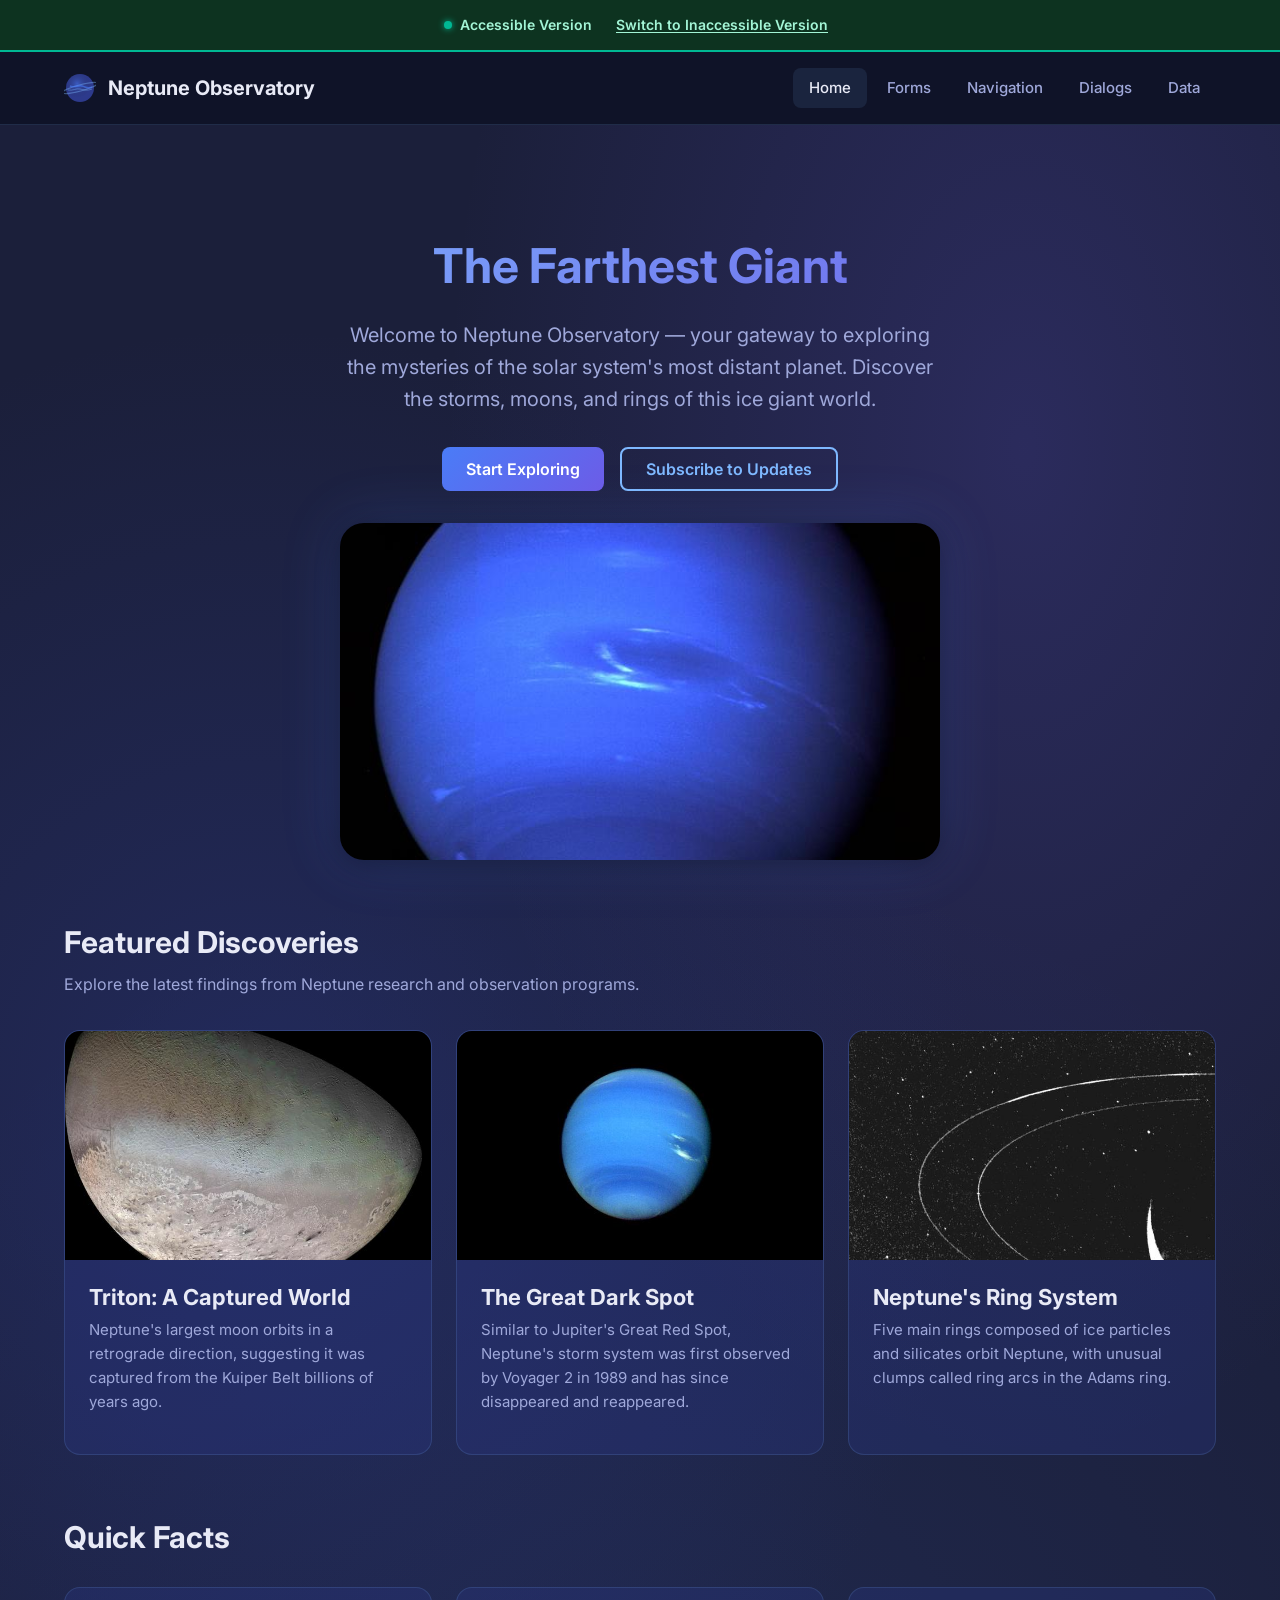
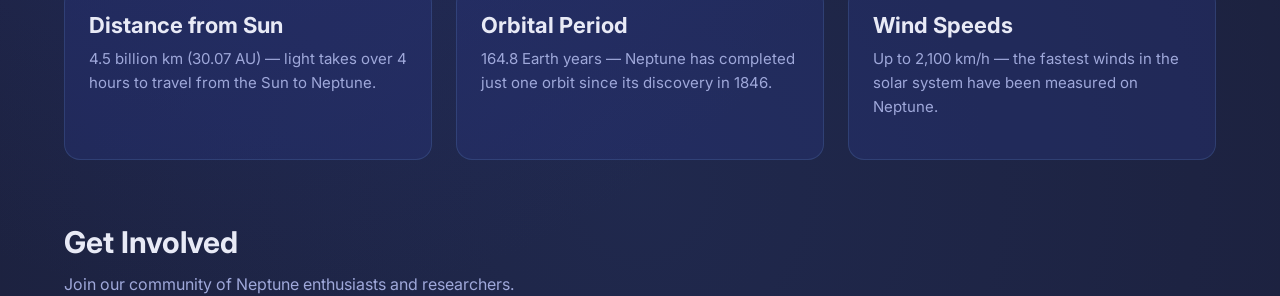
<file: index.html>
<!DOCTYPE html>
<html lang="en">
<head>
  <meta charset="UTF-8">
  <meta http-equiv="refresh" content="0; url=/home/accessible.html">
  <title>Neptune Observatory</title>
</head>
<body>
  <p>Redirecting to <a href="/home/accessible.html">Neptune Observatory</a>...</p>
</body>
</html>
</file>
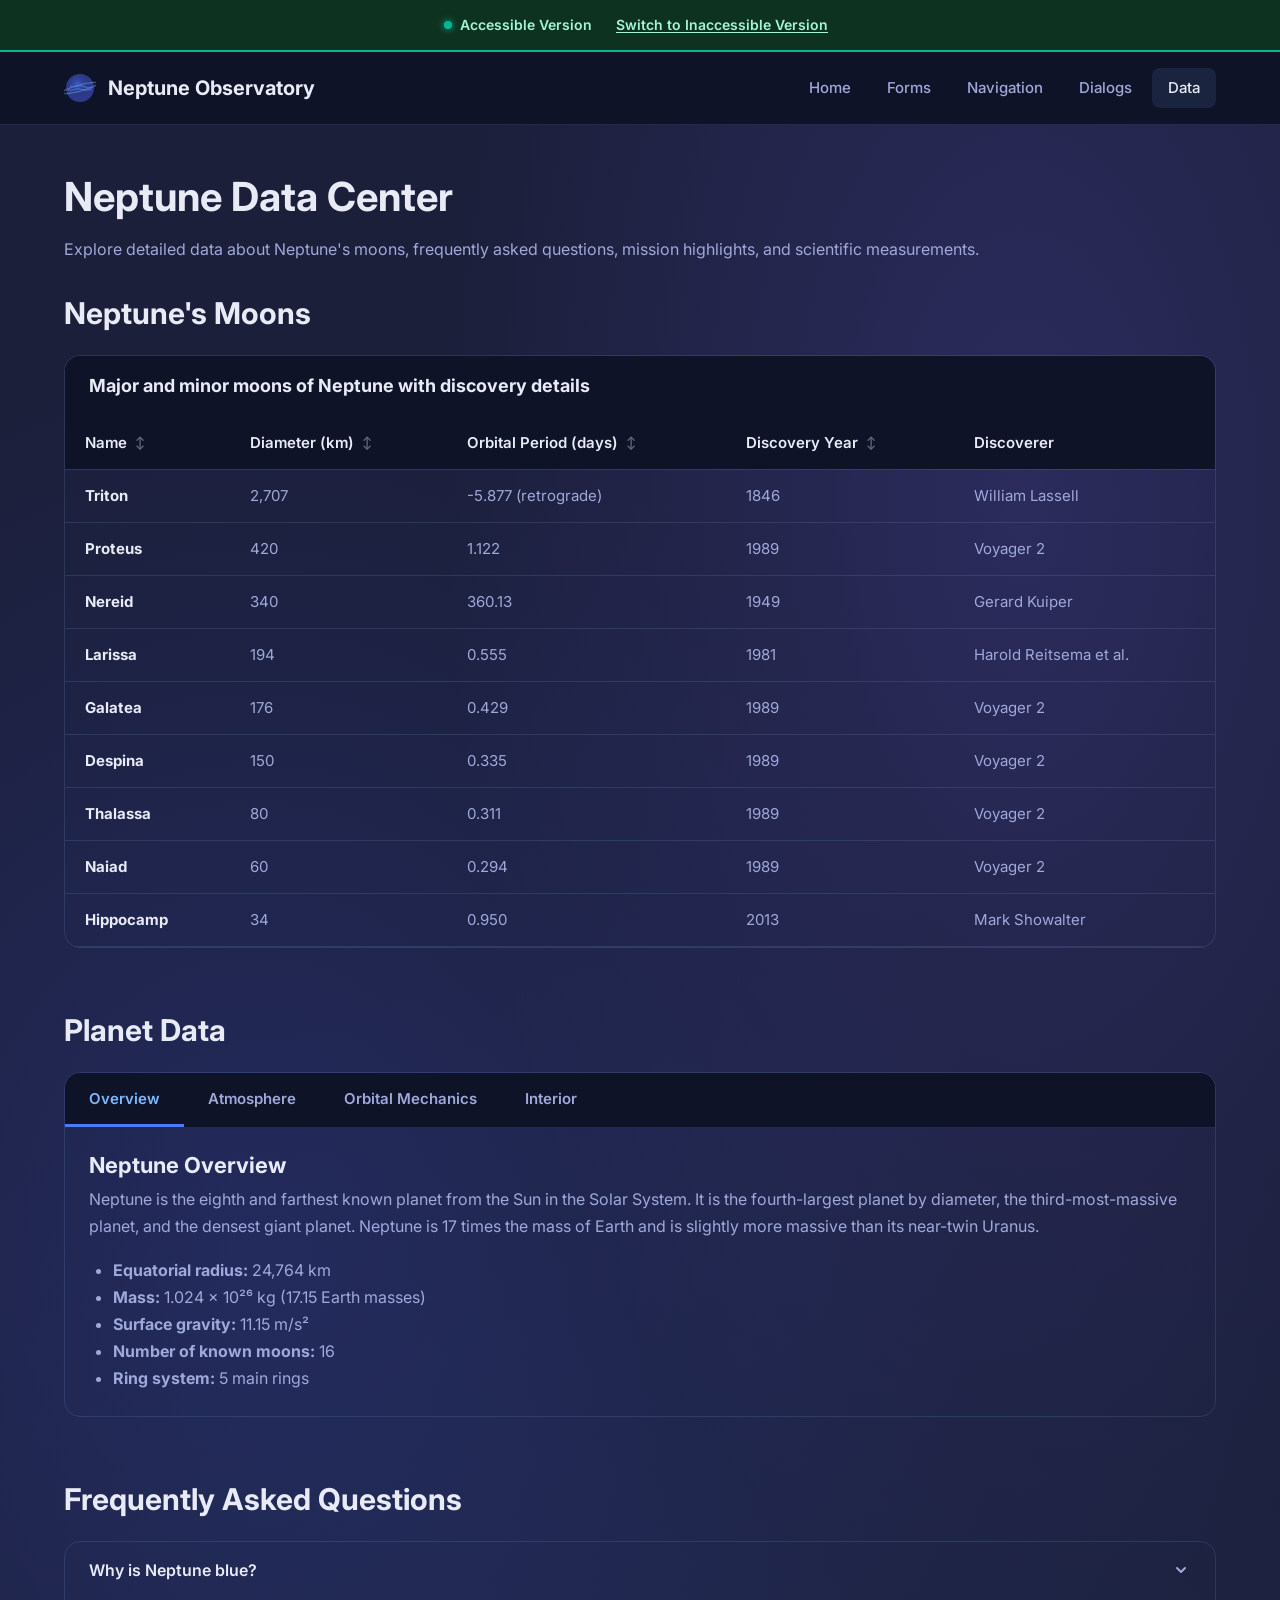
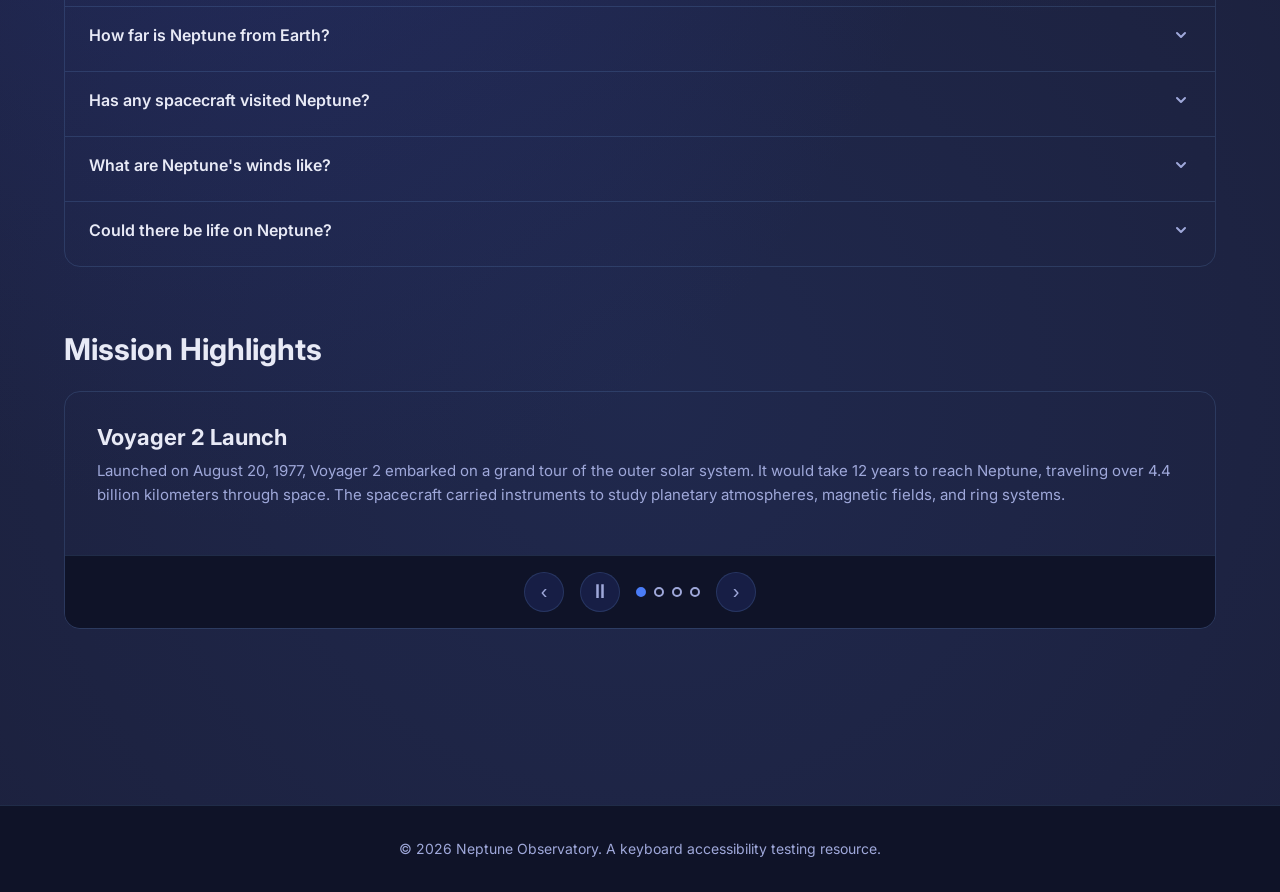
<file: data/accessible.html>
<!DOCTYPE html>
<html lang="en">
<head>
  <meta charset="UTF-8">
  <meta name="viewport" content="width=device-width, initial-scale=1.0">
  <title>Data — Neptune Observatory</title>
  <link rel="stylesheet" href="/css/theme.css">
  <link rel="stylesheet" href="/css/components.css">
  <link rel="stylesheet" href="/css/version-switcher.css">
  <link rel="icon" href="/images/neptune-icon.svg">
</head>
<body>
  <a href="#main-content" class="skip-link">Skip to main content</a>

  <header class="site-header">
    <div class="container">
      <a href="/home/accessible.html" class="site-logo">
        <img src="/images/neptune-icon.svg" alt="" width="32" height="32">
        Neptune Observatory
      </a>
      <nav class="main-nav" aria-label="Main navigation">
        <ul>
          <li><a href="/home/accessible.html">Home</a></li>
          <li><a href="/forms/accessible.html">Forms</a></li>
          <li><a href="/navigation/accessible.html">Navigation</a></li>
          <li><a href="/dialogs/accessible.html">Dialogs</a></li>
          <li><a href="/data/accessible.html" aria-current="page">Data</a></li>
        </ul>
      </nav>
    </div>
  </header>

  <main id="main-content">
    <div class="container">
      <div class="section-header" style="margin-bottom: 2rem;">
        <h1>Neptune Data Center</h1>
        <p>Explore detailed data about Neptune's moons, frequently asked questions, mission highlights, and scientific measurements.</p>
      </div>

      <!-- Data Table -->
      <section class="section" aria-labelledby="moons-heading">
        <h2 id="moons-heading">Neptune's Moons</h2>
        <div class="data-table-wrapper" style="margin-top: 1.5rem;">
          <table class="data-table">
            <caption>Major and minor moons of Neptune with discovery details</caption>
            <thead>
              <tr>
                <th scope="col" aria-sort="none"><button type="button" class="sort-btn" data-sort-col="0" data-sort-type="string">Name</button></th>
                <th scope="col" aria-sort="none"><button type="button" class="sort-btn" data-sort-col="1" data-sort-type="number">Diameter (km)</button></th>
                <th scope="col" aria-sort="none"><button type="button" class="sort-btn" data-sort-col="2" data-sort-type="number">Orbital Period (days)</button></th>
                <th scope="col" aria-sort="none"><button type="button" class="sort-btn" data-sort-col="3" data-sort-type="number">Discovery Year</button></th>
                <th scope="col">Discoverer</th>
              </tr>
            </thead>
            <tbody>
              <tr>
                <th scope="row">Triton</th>
                <td>2,707</td>
                <td>-5.877 (retrograde)</td>
                <td>1846</td>
                <td>William Lassell</td>
              </tr>
              <tr>
                <th scope="row">Proteus</th>
                <td>420</td>
                <td>1.122</td>
                <td>1989</td>
                <td>Voyager 2</td>
              </tr>
              <tr>
                <th scope="row">Nereid</th>
                <td>340</td>
                <td>360.13</td>
                <td>1949</td>
                <td>Gerard Kuiper</td>
              </tr>
              <tr>
                <th scope="row">Larissa</th>
                <td>194</td>
                <td>0.555</td>
                <td>1981</td>
                <td>Harold Reitsema et al.</td>
              </tr>
              <tr>
                <th scope="row">Galatea</th>
                <td>176</td>
                <td>0.429</td>
                <td>1989</td>
                <td>Voyager 2</td>
              </tr>
              <tr>
                <th scope="row">Despina</th>
                <td>150</td>
                <td>0.335</td>
                <td>1989</td>
                <td>Voyager 2</td>
              </tr>
              <tr>
                <th scope="row">Thalassa</th>
                <td>80</td>
                <td>0.311</td>
                <td>1989</td>
                <td>Voyager 2</td>
              </tr>
              <tr>
                <th scope="row">Naiad</th>
                <td>60</td>
                <td>0.294</td>
                <td>1989</td>
                <td>Voyager 2</td>
              </tr>
              <tr>
                <th scope="row">Hippocamp</th>
                <td>34</td>
                <td>0.950</td>
                <td>2013</td>
                <td>Mark Showalter</td>
              </tr>
            </tbody>
          </table>
        </div>
      </section>

      <!-- Tabs -->
      <section class="section" aria-labelledby="planet-data-heading">
        <h2 id="planet-data-heading">Planet Data</h2>
        <div class="tabs-container" data-tabs style="margin-top: 1.5rem;">
          <div class="tab-list" role="tablist" aria-label="Neptune data categories">
            <button role="tab" id="tab-overview" class="tab-item" aria-selected="true" aria-controls="panel-overview" tabindex="0">Overview</button>
            <button role="tab" id="tab-atmosphere" class="tab-item" aria-selected="false" aria-controls="panel-atmosphere" tabindex="-1">Atmosphere</button>
            <button role="tab" id="tab-orbit" class="tab-item" aria-selected="false" aria-controls="panel-orbit" tabindex="-1">Orbital Mechanics</button>
            <button role="tab" id="tab-interior" class="tab-item" aria-selected="false" aria-controls="panel-interior" tabindex="-1">Interior</button>
          </div>
          <div role="tabpanel" id="panel-overview" class="tab-panel" aria-labelledby="tab-overview">
            <h3>Neptune Overview</h3>
            <p>Neptune is the eighth and farthest known planet from the Sun in the Solar System. It is the fourth-largest planet by diameter, the third-most-massive planet, and the densest giant planet. Neptune is 17 times the mass of Earth and is slightly more massive than its near-twin Uranus.</p>
            <ul style="padding-left: 1.5rem; margin-top: 1rem;">
              <li><strong>Equatorial radius:</strong> 24,764 km</li>
              <li><strong>Mass:</strong> 1.024 × 10²⁶ kg (17.15 Earth masses)</li>
              <li><strong>Surface gravity:</strong> 11.15 m/s²</li>
              <li><strong>Number of known moons:</strong> 16</li>
              <li><strong>Ring system:</strong> 5 main rings</li>
            </ul>
          </div>
          <div role="tabpanel" id="panel-atmosphere" class="tab-panel" aria-labelledby="tab-atmosphere" hidden>
            <h3>Atmospheric Composition</h3>
            <p>Neptune's atmosphere is composed primarily of hydrogen and helium, along with traces of hydrocarbons and possibly nitrogen. It contains a higher proportion of ices such as water, ammonia, and methane compared to Jupiter and Saturn.</p>
            <ul style="padding-left: 1.5rem; margin-top: 1rem;">
              <li><strong>Hydrogen (H₂):</strong> 80 ± 3.2%</li>
              <li><strong>Helium (He):</strong> 19 ± 3.2%</li>
              <li><strong>Methane (CH₄):</strong> 1.5 ± 0.5%</li>
              <li><strong>Hydrogen deuteride (HD):</strong> ~0.019%</li>
              <li><strong>Ethane (C₂H₆):</strong> ~0.00015%</li>
            </ul>
          </div>
          <div role="tabpanel" id="panel-orbit" class="tab-panel" aria-labelledby="tab-orbit" hidden>
            <h3>Orbital Mechanics</h3>
            <p>Neptune orbits the Sun at an average distance of 30.07 AU (4.5 billion km). Its orbital period is approximately 164.8 Earth years, meaning it has completed just one full orbit since its discovery in 1846.</p>
            <ul style="padding-left: 1.5rem; margin-top: 1rem;">
              <li><strong>Semi-major axis:</strong> 30.07 AU</li>
              <li><strong>Orbital period:</strong> 164.8 years</li>
              <li><strong>Orbital eccentricity:</strong> 0.0086</li>
              <li><strong>Orbital inclination:</strong> 1.77°</li>
              <li><strong>Average orbital speed:</strong> 5.43 km/s</li>
            </ul>
          </div>
          <div role="tabpanel" id="panel-interior" class="tab-panel" aria-labelledby="tab-interior" hidden>
            <h3>Interior Structure</h3>
            <p>Neptune's internal structure resembles that of Uranus. The planet likely has a rocky core composed of silicates and iron-nickel, surrounded by a mantle of water, methane, and ammonia ices. The mantle may contain a vast ocean of super-hot, electrically conductive water.</p>
            <ul style="padding-left: 1.5rem; margin-top: 1rem;">
              <li><strong>Core mass:</strong> ~1.2 Earth masses</li>
              <li><strong>Core temperature:</strong> ~5,400 K</li>
              <li><strong>Core pressure:</strong> ~7 Mbar</li>
              <li><strong>Mantle composition:</strong> Water, methane, ammonia ices</li>
              <li><strong>Magnetic field tilt:</strong> 47° from rotational axis</li>
            </ul>
          </div>
        </div>
      </section>

      <!-- Accordion -->
      <section class="section" aria-labelledby="faq-heading">
        <h2 id="faq-heading">Frequently Asked Questions</h2>
        <div class="accordion" data-accordion style="margin-top: 1.5rem;">
          <div class="accordion-item">
            <h3>
              <button class="accordion-trigger" aria-expanded="false" aria-controls="faq-1">
                Why is Neptune blue?
                <svg class="accordion-trigger-icon" width="20" height="20" viewBox="0 0 20 20" fill="currentColor" aria-hidden="true"><path d="M5.293 7.293a1 1 0 011.414 0L10 10.586l3.293-3.293a1 1 0 111.414 1.414l-4 4a1 1 0 01-1.414 0l-4-4a1 1 0 010-1.414z"/></svg>
              </button>
            </h3>
            <div class="accordion-panel" id="faq-1" role="region" aria-labelledby="faq-1-trigger" hidden>
              <p>Neptune's blue color is the result of methane in the atmosphere absorbing red wavelengths of sunlight and reflecting blue wavelengths back into space. However, methane alone doesn't fully explain the vivid blue — an unknown atmospheric component likely contributes to the deeper coloration compared to Uranus.</p>
            </div>
          </div>
          <div class="accordion-item">
            <h3>
              <button class="accordion-trigger" aria-expanded="false" aria-controls="faq-2">
                How far is Neptune from Earth?
                <svg class="accordion-trigger-icon" width="20" height="20" viewBox="0 0 20 20" fill="currentColor" aria-hidden="true"><path d="M5.293 7.293a1 1 0 011.414 0L10 10.586l3.293-3.293a1 1 0 111.414 1.414l-4 4a1 1 0 01-1.414 0l-4-4a1 1 0 010-1.414z"/></svg>
              </button>
            </h3>
            <div class="accordion-panel" id="faq-2" role="region" hidden>
              <p>The distance between Earth and Neptune varies significantly due to their different orbital positions. At its closest approach (opposition), Neptune is about 4.3 billion km (28.8 AU) from Earth. At its farthest, the distance can reach about 4.7 billion km (31.3 AU). Light takes approximately 4 hours to travel from Neptune to Earth.</p>
            </div>
          </div>
          <div class="accordion-item">
            <h3>
              <button class="accordion-trigger" aria-expanded="false" aria-controls="faq-3">
                Has any spacecraft visited Neptune?
                <svg class="accordion-trigger-icon" width="20" height="20" viewBox="0 0 20 20" fill="currentColor" aria-hidden="true"><path d="M5.293 7.293a1 1 0 011.414 0L10 10.586l3.293-3.293a1 1 0 111.414 1.414l-4 4a1 1 0 01-1.414 0l-4-4a1 1 0 010-1.414z"/></svg>
              </button>
            </h3>
            <div class="accordion-panel" id="faq-3" role="region" hidden>
              <p>Only one spacecraft has visited Neptune: Voyager 2, which made its closest approach on August 25, 1989. During its flyby, Voyager 2 discovered six new moons, observed Neptune's ring system, and studied the planet's atmosphere and magnetic field. No dedicated Neptune mission has been launched since, though several have been proposed.</p>
            </div>
          </div>
          <div class="accordion-item">
            <h3>
              <button class="accordion-trigger" aria-expanded="false" aria-controls="faq-4">
                What are Neptune's winds like?
                <svg class="accordion-trigger-icon" width="20" height="20" viewBox="0 0 20 20" fill="currentColor" aria-hidden="true"><path d="M5.293 7.293a1 1 0 011.414 0L10 10.586l3.293-3.293a1 1 0 111.414 1.414l-4 4a1 1 0 01-1.414 0l-4-4a1 1 0 010-1.414z"/></svg>
              </button>
            </h3>
            <div class="accordion-panel" id="faq-4" role="region" hidden>
              <p>Neptune has the fastest winds in the solar system, reaching speeds of up to 2,100 km/h (580 m/s). These winds blow primarily in a direction opposite to the planet's rotation (westward). The source of energy driving these extreme winds remains a puzzle, as Neptune receives very little solar energy due to its distance from the Sun.</p>
            </div>
          </div>
          <div class="accordion-item">
            <h3>
              <button class="accordion-trigger" aria-expanded="false" aria-controls="faq-5">
                Could there be life on Neptune?
                <svg class="accordion-trigger-icon" width="20" height="20" viewBox="0 0 20 20" fill="currentColor" aria-hidden="true"><path d="M5.293 7.293a1 1 0 011.414 0L10 10.586l3.293-3.293a1 1 0 111.414 1.414l-4 4a1 1 0 01-1.414 0l-4-4a1 1 0 010-1.414z"/></svg>
              </button>
            </h3>
            <div class="accordion-panel" id="faq-5" role="region" hidden>
              <p>Neptune itself is extremely unlikely to harbor life as we know it, due to extreme temperatures, pressures, and lack of a solid surface. However, its moon Triton is of some interest — with active geysers, a thin atmosphere, and a subsurface ocean possibly maintained by tidal heating, Triton could theoretically have environments where simple life might exist.</p>
            </div>
          </div>
        </div>
      </section>

      <!-- Carousel -->
      <section class="section" aria-labelledby="missions-heading">
        <h2 id="missions-heading">Mission Highlights</h2>
        <div class="carousel" data-carousel role="region" aria-roledescription="carousel" aria-label="Neptune mission highlights" style="margin-top: 1.5rem;">
          <div class="carousel-viewport">
            <div class="carousel-track">
              <div class="carousel-slide" role="group" aria-roledescription="slide" aria-label="1 of 4">
                <h3>Voyager 2 Launch</h3>
                <p>Launched on August 20, 1977, Voyager 2 embarked on a grand tour of the outer solar system. It would take 12 years to reach Neptune, traveling over 4.4 billion kilometers through space. The spacecraft carried instruments to study planetary atmospheres, magnetic fields, and ring systems.</p>
              </div>
              <div class="carousel-slide" role="group" aria-roledescription="slide" aria-label="2 of 4">
                <h3>Neptune Encounter</h3>
                <p>On August 25, 1989, Voyager 2 made its closest approach to Neptune, passing just 4,951 km above the cloud tops. During the encounter, it discovered the Great Dark Spot, measured wind speeds exceeding 2,000 km/h, and detected Neptune's magnetic field tilted 47° from the rotation axis.</p>
              </div>
              <div class="carousel-slide" role="group" aria-roledescription="slide" aria-label="3 of 4">
                <h3>Triton Flyby</h3>
                <p>Shortly after Neptune, Voyager 2 flew past Triton at a distance of just 40,000 km. It revealed a geologically young surface with active nitrogen geysers, the cantaloupe terrain, and a thin nitrogen atmosphere. Surface temperature was measured at just 38 K (-235°C).</p>
              </div>
              <div class="carousel-slide" role="group" aria-roledescription="slide" aria-label="4 of 4">
                <h3>JWST Observations</h3>
                <p>In 2022, the James Webb Space Telescope captured the clearest images of Neptune's rings in over 30 years. JWST's infrared instruments revealed previously unseen cloud bands and provided new data about atmospheric methane, offering insights that ground-based telescopes cannot achieve.</p>
              </div>
            </div>
          </div>
          <div class="carousel-controls">
            <button type="button" class="carousel-btn" data-carousel-prev aria-label="Previous slide">&#8249;</button>
            <button type="button" class="carousel-btn" data-carousel-pause aria-label="Pause automatic slide rotation">⏸</button>
            <div class="carousel-indicators">
              <button type="button" class="carousel-dot active" aria-label="Go to slide 1" aria-current="true"></button>
              <button type="button" class="carousel-dot" aria-label="Go to slide 2"></button>
              <button type="button" class="carousel-dot" aria-label="Go to slide 3"></button>
              <button type="button" class="carousel-dot" aria-label="Go to slide 4"></button>
            </div>
            <button type="button" class="carousel-btn" data-carousel-next aria-label="Next slide">&#8250;</button>
          </div>
          <div aria-live="polite" aria-atomic="true" class="visually-hidden"></div>
        </div>
      </section>
    </div>
  </main>

  <footer class="site-footer">
    <div class="container">
      <p>&copy; 2026 Neptune Observatory. A keyboard accessibility testing resource.</p>
    </div>
  </footer>

  <script src="/js/version-switcher.js"></script>
  <script src="/js/components/sortable-table.js"></script>
  <script src="/js/components/tabs.js"></script>
  <script src="/js/components/accordion.js"></script>
  <script src="/js/components/carousel.js"></script>
</body>
</html>
</file>
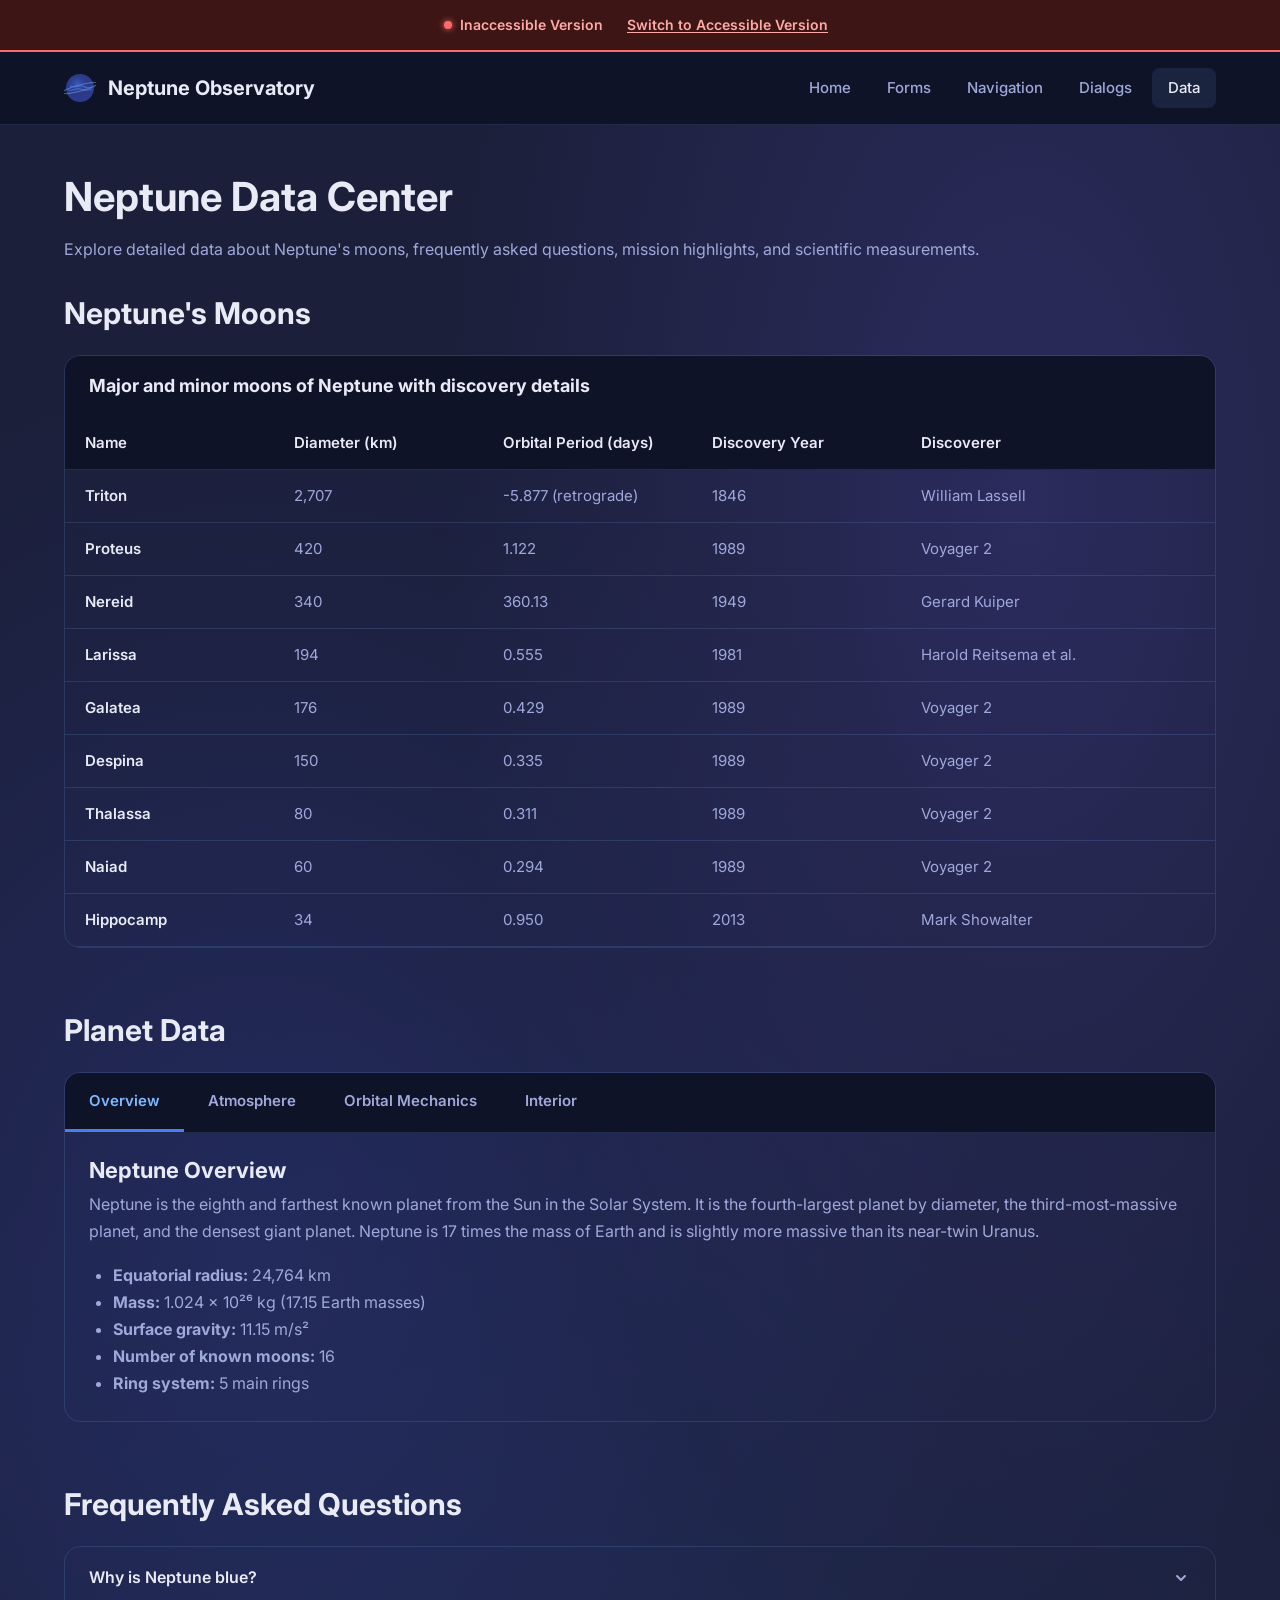
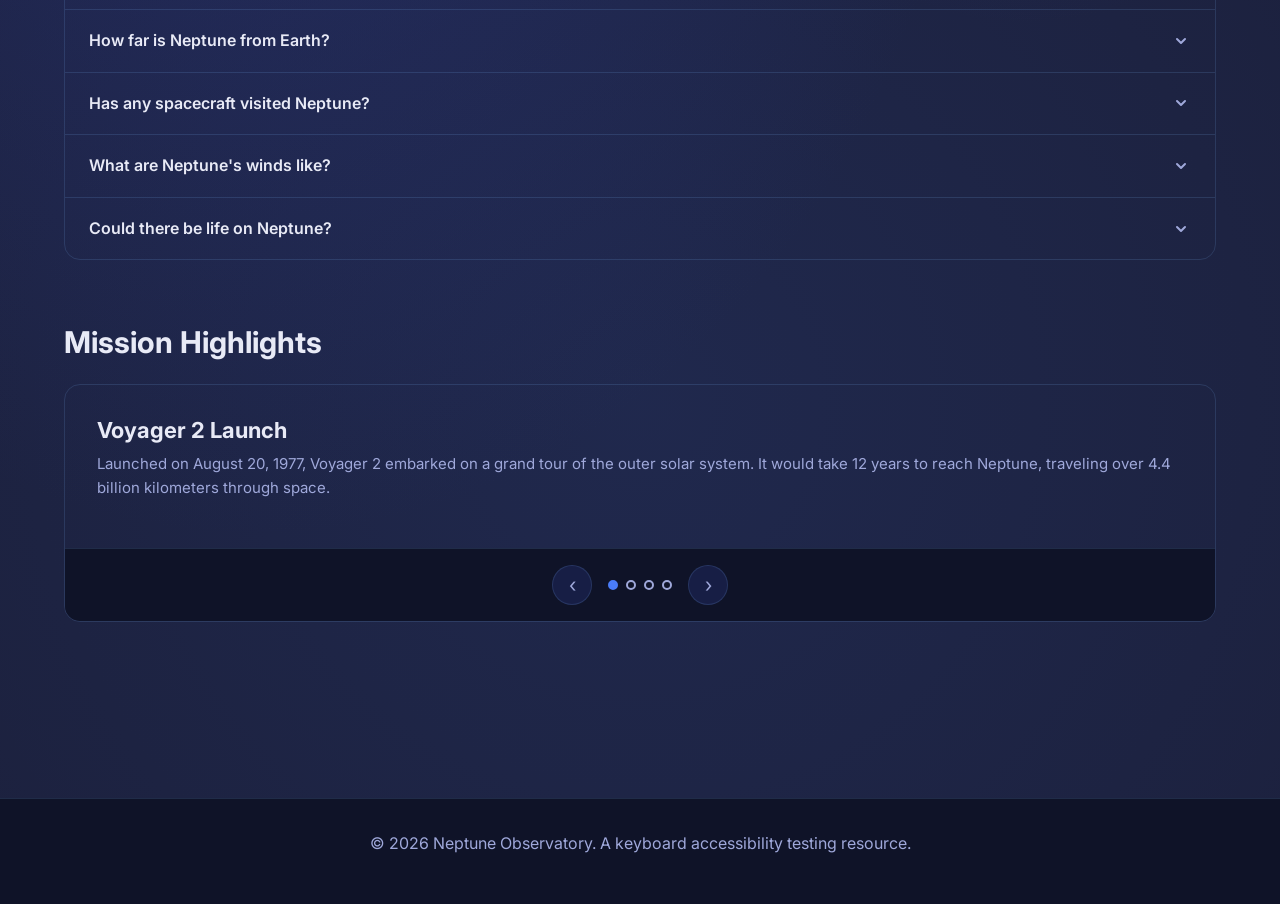
<file: data/inaccessible.html>
<!DOCTYPE html>
<html lang="en">
<head>
  <meta charset="UTF-8">
  <meta name="viewport" content="width=device-width, initial-scale=1.0">
  <title>Data — Neptune Observatory</title>
  <link rel="stylesheet" href="/css/theme.css">
  <link rel="stylesheet" href="/css/components.css">
  <link rel="stylesheet" href="/css/version-switcher.css">
  <link rel="icon" href="/images/neptune-icon.svg">
  <style>
    div[tabindex]:focus, div[tabindex]:focus-visible,
    span[tabindex]:focus, span[tabindex]:focus-visible,
    .btn:focus, .btn:focus-visible,
    .accordion-trigger:focus, .accordion-trigger:focus-visible,
    .tab-item:focus, .tab-item:focus-visible,
    .carousel-btn:focus, .carousel-btn:focus-visible {
      outline: none !important;
      box-shadow: none !important;
    }
  </style>
</head>
<body>
  <!-- No skip link -->

  <div style="background: var(--color-neptune-surface); border-bottom: 1px solid var(--color-card-border); padding: 1rem 0; position: sticky; top: 0; z-index: 100;">
    <div class="container" style="display: flex; align-items: center; justify-content: space-between; gap: 2rem;">
      <a href="/home/inaccessible.html" class="site-logo">
        <img src="/images/neptune-icon.svg" alt="" width="32" height="32">
        Neptune Observatory
      </a>
      <div class="main-nav">
        <ul>
          <li><a href="/home/inaccessible.html">Home</a></li>
          <li><a href="/forms/inaccessible.html">Forms</a></li>
          <li><a href="/navigation/inaccessible.html">Navigation</a></li>
          <li><a href="/dialogs/inaccessible.html">Dialogs</a></li>
          <li><a href="/data/inaccessible.html" style="color: var(--color-text-primary); background: rgba(126, 184, 255, 0.1); border-radius: var(--radius-md);">Data</a></li>
        </ul>
      </div>
    </div>
  </div>

  <div>
    <div class="container" style="padding-top: 3rem; padding-bottom: 3rem; min-height: 60vh;">
      <div class="section-header" style="margin-bottom: 2rem;">
        <h1>Neptune Data Center</h1>
        <p>Explore detailed data about Neptune's moons, frequently asked questions, mission highlights, and scientific measurements.</p>
      </div>

      <!-- Fake Data Table — div grid, no table semantics (screen reader can't navigate cells) -->
      <div class="section">
        <h2>Neptune's Moons</h2>
        <div class="fake-table" style="margin-top: 1.5rem;">
          <div class="fake-table-caption">Major and minor moons of Neptune with discovery details</div>
          <div class="fake-table-header" style="grid-template-columns: 1fr 1fr 1fr 1fr 1.5fr;">
            <div class="fake-table-cell">Name</div>
            <div class="fake-table-cell">Diameter (km)</div>
            <div class="fake-table-cell">Orbital Period (days)</div>
            <div class="fake-table-cell">Discovery Year</div>
            <div class="fake-table-cell">Discoverer</div>
          </div>
          <div class="fake-table-row" style="grid-template-columns: 1fr 1fr 1fr 1fr 1.5fr;">
            <div class="fake-table-cell" style="font-weight: 600; color: var(--color-text-primary);">Triton</div>
            <div class="fake-table-cell">2,707</div>
            <div class="fake-table-cell">-5.877 (retrograde)</div>
            <div class="fake-table-cell">1846</div>
            <div class="fake-table-cell">William Lassell</div>
          </div>
          <div class="fake-table-row" style="grid-template-columns: 1fr 1fr 1fr 1fr 1.5fr;">
            <div class="fake-table-cell" style="font-weight: 600; color: var(--color-text-primary);">Proteus</div>
            <div class="fake-table-cell">420</div>
            <div class="fake-table-cell">1.122</div>
            <div class="fake-table-cell">1989</div>
            <div class="fake-table-cell">Voyager 2</div>
          </div>
          <div class="fake-table-row" style="grid-template-columns: 1fr 1fr 1fr 1fr 1.5fr;">
            <div class="fake-table-cell" style="font-weight: 600; color: var(--color-text-primary);">Nereid</div>
            <div class="fake-table-cell">340</div>
            <div class="fake-table-cell">360.13</div>
            <div class="fake-table-cell">1949</div>
            <div class="fake-table-cell">Gerard Kuiper</div>
          </div>
          <div class="fake-table-row" style="grid-template-columns: 1fr 1fr 1fr 1fr 1.5fr;">
            <div class="fake-table-cell" style="font-weight: 600; color: var(--color-text-primary);">Larissa</div>
            <div class="fake-table-cell">194</div>
            <div class="fake-table-cell">0.555</div>
            <div class="fake-table-cell">1981</div>
            <div class="fake-table-cell">Harold Reitsema et al.</div>
          </div>
          <div class="fake-table-row" style="grid-template-columns: 1fr 1fr 1fr 1fr 1.5fr;">
            <div class="fake-table-cell" style="font-weight: 600; color: var(--color-text-primary);">Galatea</div>
            <div class="fake-table-cell">176</div>
            <div class="fake-table-cell">0.429</div>
            <div class="fake-table-cell">1989</div>
            <div class="fake-table-cell">Voyager 2</div>
          </div>
          <div class="fake-table-row" style="grid-template-columns: 1fr 1fr 1fr 1fr 1.5fr;">
            <div class="fake-table-cell" style="font-weight: 600; color: var(--color-text-primary);">Despina</div>
            <div class="fake-table-cell">150</div>
            <div class="fake-table-cell">0.335</div>
            <div class="fake-table-cell">1989</div>
            <div class="fake-table-cell">Voyager 2</div>
          </div>
          <div class="fake-table-row" style="grid-template-columns: 1fr 1fr 1fr 1fr 1.5fr;">
            <div class="fake-table-cell" style="font-weight: 600; color: var(--color-text-primary);">Thalassa</div>
            <div class="fake-table-cell">80</div>
            <div class="fake-table-cell">0.311</div>
            <div class="fake-table-cell">1989</div>
            <div class="fake-table-cell">Voyager 2</div>
          </div>
          <div class="fake-table-row" style="grid-template-columns: 1fr 1fr 1fr 1fr 1.5fr;">
            <div class="fake-table-cell" style="font-weight: 600; color: var(--color-text-primary);">Naiad</div>
            <div class="fake-table-cell">60</div>
            <div class="fake-table-cell">0.294</div>
            <div class="fake-table-cell">1989</div>
            <div class="fake-table-cell">Voyager 2</div>
          </div>
          <div class="fake-table-row" style="grid-template-columns: 1fr 1fr 1fr 1fr 1.5fr;">
            <div class="fake-table-cell" style="font-weight: 600; color: var(--color-text-primary);">Hippocamp</div>
            <div class="fake-table-cell">34</div>
            <div class="fake-table-cell">0.950</div>
            <div class="fake-table-cell">2013</div>
            <div class="fake-table-cell">Mark Showalter</div>
          </div>
        </div>
      </div>

      <!-- Fake Tabs — tabbable divs, click-only, no ARIA roles, no arrow keys, all tabs in tab order -->
      <div class="section">
        <h2>Planet Data</h2>
        <div class="tabs-container" data-fake-tabs style="margin-top: 1.5rem;">
          <div class="tab-list">
            <div class="tab-item active" tabindex="0" style="cursor: pointer;">Overview</div>
            <div class="tab-item" tabindex="0" style="cursor: pointer;">Atmosphere</div>
            <div class="tab-item" tabindex="0" style="cursor: pointer;">Orbital Mechanics</div>
            <div class="tab-item" tabindex="0" style="cursor: pointer;">Interior</div>
          </div>
          <div class="tab-panel" style="display: block;">
            <h3>Neptune Overview</h3>
            <p>Neptune is the eighth and farthest known planet from the Sun in the Solar System. It is the fourth-largest planet by diameter, the third-most-massive planet, and the densest giant planet. Neptune is 17 times the mass of Earth and is slightly more massive than its near-twin Uranus.</p>
            <ul style="padding-left: 1.5rem; margin-top: 1rem; color: var(--color-text-secondary);">
              <li><strong>Equatorial radius:</strong> 24,764 km</li>
              <li><strong>Mass:</strong> 1.024 × 10²⁶ kg (17.15 Earth masses)</li>
              <li><strong>Surface gravity:</strong> 11.15 m/s²</li>
              <li><strong>Number of known moons:</strong> 16</li>
              <li><strong>Ring system:</strong> 5 main rings</li>
            </ul>
          </div>
          <div class="tab-panel" style="display: none;">
            <h3>Atmospheric Composition</h3>
            <p>Neptune's atmosphere is composed primarily of hydrogen and helium, along with traces of hydrocarbons and possibly nitrogen. It contains a higher proportion of ices such as water, ammonia, and methane compared to Jupiter and Saturn.</p>
            <ul style="padding-left: 1.5rem; margin-top: 1rem; color: var(--color-text-secondary);">
              <li><strong>Hydrogen (H₂):</strong> 80 ± 3.2%</li>
              <li><strong>Helium (He):</strong> 19 ± 3.2%</li>
              <li><strong>Methane (CH₄):</strong> 1.5 ± 0.5%</li>
              <li><strong>Hydrogen deuteride (HD):</strong> ~0.019%</li>
              <li><strong>Ethane (C₂H₆):</strong> ~0.00015%</li>
            </ul>
          </div>
          <div class="tab-panel" style="display: none;">
            <h3>Orbital Mechanics</h3>
            <p>Neptune orbits the Sun at an average distance of 30.07 AU (4.5 billion km). Its orbital period is approximately 164.8 Earth years, meaning it has completed just one full orbit since its discovery in 1846.</p>
            <ul style="padding-left: 1.5rem; margin-top: 1rem; color: var(--color-text-secondary);">
              <li><strong>Semi-major axis:</strong> 30.07 AU</li>
              <li><strong>Orbital period:</strong> 164.8 years</li>
              <li><strong>Orbital eccentricity:</strong> 0.0086</li>
              <li><strong>Orbital inclination:</strong> 1.77°</li>
              <li><strong>Average orbital speed:</strong> 5.43 km/s</li>
            </ul>
          </div>
          <div class="tab-panel" style="display: none;">
            <h3>Interior Structure</h3>
            <p>Neptune's internal structure resembles that of Uranus. The planet likely has a rocky core composed of silicates and iron-nickel, surrounded by a mantle of water, methane, and ammonia ices.</p>
            <ul style="padding-left: 1.5rem; margin-top: 1rem; color: var(--color-text-secondary);">
              <li><strong>Core mass:</strong> ~1.2 Earth masses</li>
              <li><strong>Core temperature:</strong> ~5,400 K</li>
              <li><strong>Core pressure:</strong> ~7 Mbar</li>
              <li><strong>Mantle composition:</strong> Water, methane, ammonia ices</li>
              <li><strong>Magnetic field tilt:</strong> 47° from rotational axis</li>
            </ul>
          </div>
        </div>
      </div>

      <!-- Fake Accordion — tabbable divs, click-only, no button role, no ARIA expanded -->
      <div class="section">
        <h2>Frequently Asked Questions</h2>
        <div class="accordion" data-fake-accordion style="margin-top: 1.5rem;">
          <div class="accordion-item">
            <div class="accordion-trigger" tabindex="0" style="cursor: pointer;">
              Why is Neptune blue?
              <svg class="accordion-trigger-icon" width="20" height="20" viewBox="0 0 20 20" fill="currentColor"><path d="M5.293 7.293a1 1 0 011.414 0L10 10.586l3.293-3.293a1 1 0 111.414 1.414l-4 4a1 1 0 01-1.414 0l-4-4a1 1 0 010-1.414z"/></svg>
            </div>
            <div class="accordion-panel" style="display: none;">
              <p>Neptune's blue color is the result of methane in the atmosphere absorbing red wavelengths of sunlight and reflecting blue wavelengths back into space. However, methane alone doesn't fully explain the vivid blue — an unknown atmospheric component likely contributes to the deeper coloration compared to Uranus.</p>
            </div>
          </div>
          <div class="accordion-item">
            <div class="accordion-trigger" tabindex="0" style="cursor: pointer;">
              How far is Neptune from Earth?
              <svg class="accordion-trigger-icon" width="20" height="20" viewBox="0 0 20 20" fill="currentColor"><path d="M5.293 7.293a1 1 0 011.414 0L10 10.586l3.293-3.293a1 1 0 111.414 1.414l-4 4a1 1 0 01-1.414 0l-4-4a1 1 0 010-1.414z"/></svg>
            </div>
            <div class="accordion-panel" style="display: none;">
              <p>The distance between Earth and Neptune varies significantly due to their different orbital positions. At its closest approach (opposition), Neptune is about 4.3 billion km (28.8 AU) from Earth. At its farthest, the distance can reach about 4.7 billion km (31.3 AU).</p>
            </div>
          </div>
          <div class="accordion-item">
            <div class="accordion-trigger" tabindex="0" style="cursor: pointer;">
              Has any spacecraft visited Neptune?
              <svg class="accordion-trigger-icon" width="20" height="20" viewBox="0 0 20 20" fill="currentColor"><path d="M5.293 7.293a1 1 0 011.414 0L10 10.586l3.293-3.293a1 1 0 111.414 1.414l-4 4a1 1 0 01-1.414 0l-4-4a1 1 0 010-1.414z"/></svg>
            </div>
            <div class="accordion-panel" style="display: none;">
              <p>Only one spacecraft has visited Neptune: Voyager 2, which made its closest approach on August 25, 1989. No dedicated Neptune mission has been launched since, though several have been proposed.</p>
            </div>
          </div>
          <div class="accordion-item">
            <div class="accordion-trigger" tabindex="0" style="cursor: pointer;">
              What are Neptune's winds like?
              <svg class="accordion-trigger-icon" width="20" height="20" viewBox="0 0 20 20" fill="currentColor"><path d="M5.293 7.293a1 1 0 011.414 0L10 10.586l3.293-3.293a1 1 0 111.414 1.414l-4 4a1 1 0 01-1.414 0l-4-4a1 1 0 010-1.414z"/></svg>
            </div>
            <div class="accordion-panel" style="display: none;">
              <p>Neptune has the fastest winds in the solar system, reaching speeds of up to 2,100 km/h (580 m/s). These winds blow primarily in a direction opposite to the planet's rotation (westward).</p>
            </div>
          </div>
          <div class="accordion-item">
            <div class="accordion-trigger" tabindex="0" style="cursor: pointer;">
              Could there be life on Neptune?
              <svg class="accordion-trigger-icon" width="20" height="20" viewBox="0 0 20 20" fill="currentColor"><path d="M5.293 7.293a1 1 0 011.414 0L10 10.586l3.293-3.293a1 1 0 111.414 1.414l-4 4a1 1 0 01-1.414 0l-4-4a1 1 0 010-1.414z"/></svg>
            </div>
            <div class="accordion-panel" style="display: none;">
              <p>Neptune itself is extremely unlikely to harbor life as we know it. However, its moon Triton is of some interest — with active geysers, a thin atmosphere, and a subsurface ocean possibly maintained by tidal heating.</p>
            </div>
          </div>
        </div>
      </div>

      <!-- Fake Carousel — auto-rotating, tabbable div arrows (no button role), no pause, no ARIA -->
      <div class="section">
        <h2>Mission Highlights</h2>
        <div class="carousel" data-fake-carousel style="margin-top: 1.5rem;">
          <div class="carousel-viewport">
            <div class="carousel-track">
              <div class="carousel-slide">
                <h3>Voyager 2 Launch</h3>
                <p>Launched on August 20, 1977, Voyager 2 embarked on a grand tour of the outer solar system. It would take 12 years to reach Neptune, traveling over 4.4 billion kilometers through space.</p>
              </div>
              <div class="carousel-slide">
                <h3>Neptune Encounter</h3>
                <p>On August 25, 1989, Voyager 2 made its closest approach to Neptune, passing just 4,951 km above the cloud tops. It discovered the Great Dark Spot and measured wind speeds exceeding 2,000 km/h.</p>
              </div>
              <div class="carousel-slide">
                <h3>Triton Flyby</h3>
                <p>Shortly after Neptune, Voyager 2 flew past Triton at a distance of just 40,000 km. It revealed active nitrogen geysers, the cantaloupe terrain, and a surface temperature of just 38 K (-235°C).</p>
              </div>
              <div class="carousel-slide">
                <h3>JWST Observations</h3>
                <p>In 2022, the James Webb Space Telescope captured the clearest images of Neptune's rings in over 30 years, revealing previously unseen cloud bands and new atmospheric data.</p>
              </div>
            </div>
          </div>
          <div class="carousel-controls">
            <div class="carousel-prev-arrow carousel-btn" tabindex="0" style="cursor: pointer;">&#8249;</div>
            <div class="carousel-indicators">
              <span class="carousel-dot active"></span>
              <span class="carousel-dot"></span>
              <span class="carousel-dot"></span>
              <span class="carousel-dot"></span>
            </div>
            <div class="carousel-next-arrow carousel-btn" tabindex="0" style="cursor: pointer;">&#8250;</div>
          </div>
        </div>
      </div>
    </div>
  </div>

  <div style="background: var(--color-neptune-surface); border-top: 1px solid var(--color-card-border); padding: 2rem 0; margin-top: 4rem; text-align: center;">
    <div class="container">
      <p>&copy; 2026 Neptune Observatory. A keyboard accessibility testing resource.</p>
    </div>
  </div>

  <script src="/js/version-switcher.js"></script>
  <script src="/js/inaccessible/tabs.js"></script>
  <script src="/js/inaccessible/accordion.js"></script>
  <script src="/js/inaccessible/carousel.js"></script>
</body>
</html>
</file>
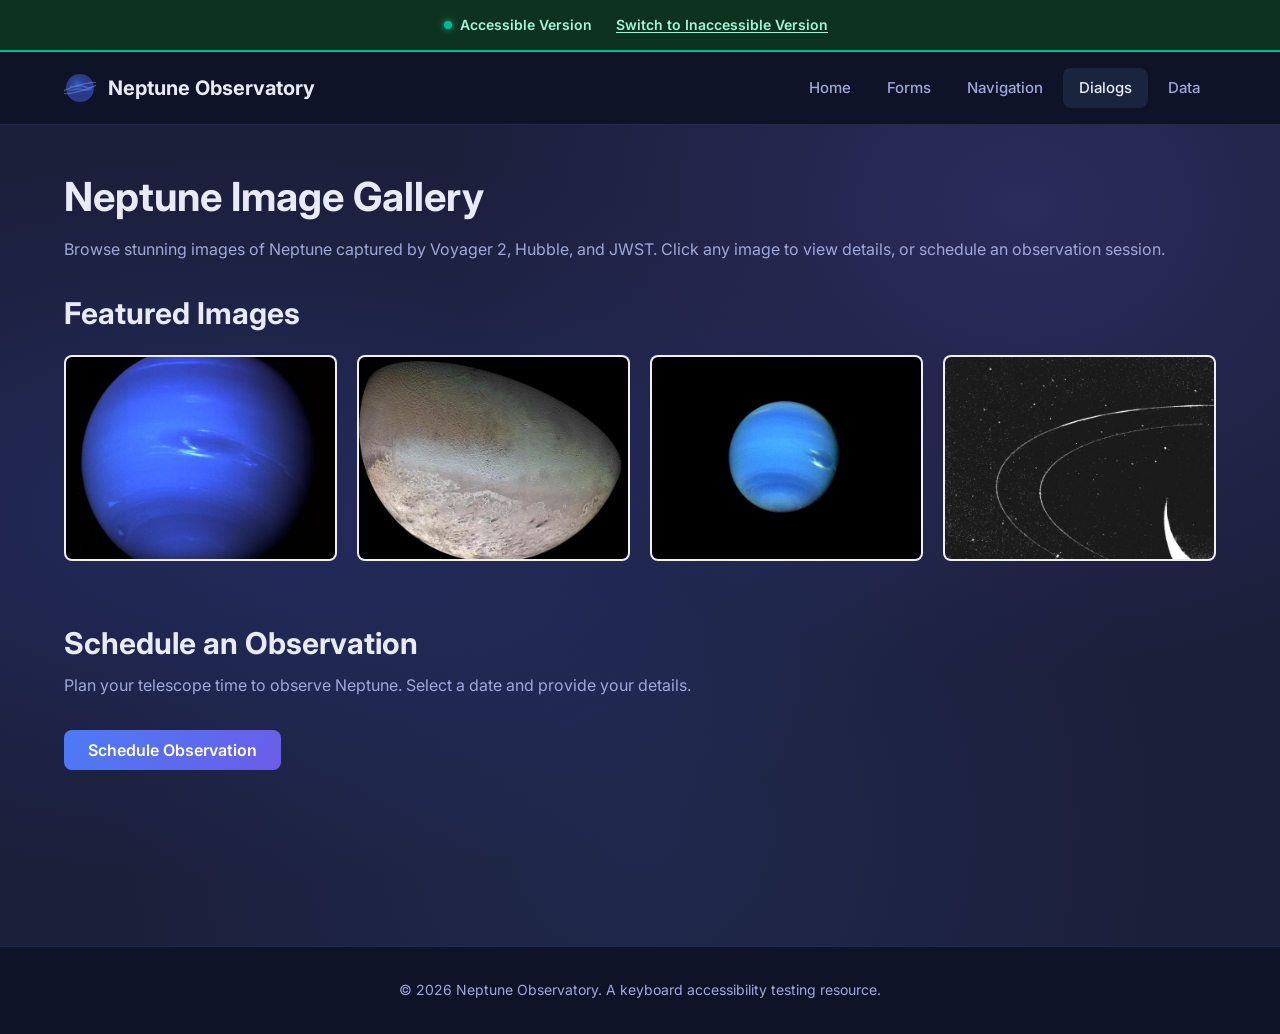
<file: dialogs/accessible.html>
<!DOCTYPE html>
<html lang="en">
<head>
  <meta charset="UTF-8">
  <meta name="viewport" content="width=device-width, initial-scale=1.0">
  <title>Dialogs — Neptune Observatory</title>
  <link rel="stylesheet" href="/css/theme.css">
  <link rel="stylesheet" href="/css/components.css">
  <link rel="stylesheet" href="/css/version-switcher.css">
  <link rel="icon" href="/images/neptune-icon.svg">
</head>
<body>
  <a href="#main-content" class="skip-link">Skip to main content</a>

  <header class="site-header">
    <div class="container">
      <a href="/home/accessible.html" class="site-logo">
        <img src="/images/neptune-icon.svg" alt="" width="32" height="32">
        Neptune Observatory
      </a>
      <nav class="main-nav" aria-label="Main navigation">
        <ul>
          <li><a href="/home/accessible.html">Home</a></li>
          <li><a href="/forms/accessible.html">Forms</a></li>
          <li><a href="/navigation/accessible.html">Navigation</a></li>
          <li><a href="/dialogs/accessible.html" aria-current="page">Dialogs</a></li>
          <li><a href="/data/accessible.html">Data</a></li>
        </ul>
      </nav>
    </div>
  </header>

  <main id="main-content">
    <div class="container">
      <div class="section-header" style="margin-bottom: 2rem;">
        <h1>Neptune Image Gallery</h1>
        <p>Browse stunning images of Neptune captured by Voyager 2, Hubble, and JWST. Click any image to view details, or schedule an observation session.</p>
      </div>

      <!-- Gallery -->
      <section class="section" aria-labelledby="gallery-heading">
        <h2 id="gallery-heading">Featured Images</h2>

        <div class="gallery-grid" style="margin-top: 1.5rem;">
          <button type="button" class="gallery-item" id="gallery-btn-1" onclick="openModal('image-modal', 'gallery-btn-1')" aria-label="View details: Neptune from Voyager 2">
            <img src="/images/neptune-hero.webp" alt="Neptune's blue disc showing atmospheric bands and clouds">
          </button>
          <button type="button" class="gallery-item" id="gallery-btn-2" onclick="openModal('image-modal-2', 'gallery-btn-2')" aria-label="View details: Triton surface">
            <img src="/images/triton.webp" alt="Triton's icy surface with pinkish nitrogen ice">
          </button>
          <button type="button" class="gallery-item" id="gallery-btn-3" onclick="openModal('image-modal-3', 'gallery-btn-3')" aria-label="View details: Great Dark Spot">
            <img src="/images/great-dark-spot.webp" alt="The Great Dark Spot storm system on Neptune">
          </button>
          <button type="button" class="gallery-item" id="gallery-btn-4" onclick="openModal('image-modal-4', 'gallery-btn-4')" aria-label="View details: Neptune's rings">
            <img src="/images/rings.webp" alt="Neptune's faint ring system illuminated by the Sun">
          </button>
        </div>
      </section>

      <!-- Schedule Observation Button -->
      <section class="section" aria-labelledby="schedule-heading">
        <h2 id="schedule-heading">Schedule an Observation</h2>
        <p>Plan your telescope time to observe Neptune. Select a date and provide your details.</p>
        <button type="button" class="btn btn-primary" id="schedule-btn" onclick="openModal('schedule-modal', 'schedule-btn')" style="margin-top: 1rem;">
          Schedule Observation
        </button>
      </section>
    </div>
  </main>

  <!-- Image Detail Modal 1 -->
    <div class="modal-backdrop" id="image-modal" role="dialog" aria-modal="true" aria-labelledby="modal-title-1">
      <div class="modal">
        <div class="modal-header">
          <h2 id="modal-title-1">Neptune from Voyager 2</h2>
          <button type="button" class="modal-close" onclick="closeModal('image-modal')" aria-label="Close dialog">&times;</button>
        </div>
        <div class="modal-body">
          <img src="/images/neptune-hero.webp" alt="Full-resolution view of Neptune captured during Voyager 2's 1989 flyby" style="border-radius: var(--radius-md); margin-bottom: 1rem;">
          <p>This iconic image of Neptune was captured by Voyager 2 on August 20, 1989, from a distance of approximately 7.1 million kilometers. The image reveals Neptune's vibrant blue color, caused by methane absorption of red wavelengths in the atmosphere.</p>
          <p><strong>Camera:</strong> Narrow-angle camera<br>
          <strong>Date:</strong> August 20, 1989<br>
          <strong>Distance:</strong> 7.1 million km</p>
        </div>
        <div class="modal-footer">
          <button type="button" class="btn btn-secondary" onclick="closeModal('image-modal')">Close</button>
        </div>
      </div>
    </div>

    <!-- Image Detail Modal 2 -->
    <div class="modal-backdrop" id="image-modal-2" role="dialog" aria-modal="true" aria-labelledby="modal-title-2">
      <div class="modal">
        <div class="modal-header">
          <h2 id="modal-title-2">Triton's Surface</h2>
          <button type="button" class="modal-close" onclick="closeModal('image-modal-2')" aria-label="Close dialog">&times;</button>
        </div>
        <div class="modal-body">
          <img src="/images/triton.webp" alt="Triton's surface showing cantaloupe terrain and nitrogen geysers" style="border-radius: var(--radius-md); margin-bottom: 1rem;">
          <p>Triton, Neptune's largest moon, displays a remarkably varied surface including the "cantaloupe terrain" — a unique pattern of dimples found nowhere else in the solar system. Active nitrogen geysers shoot material 8 km into the thin atmosphere.</p>
          <p><strong>Surface temperature:</strong> -235°C (38 K)<br>
          <strong>Diameter:</strong> 2,707 km<br>
          <strong>Orbital direction:</strong> Retrograde</p>
        </div>
        <div class="modal-footer">
          <button type="button" class="btn btn-secondary" onclick="closeModal('image-modal-2')">Close</button>
        </div>
      </div>
    </div>

    <!-- Image Detail Modal 3 -->
    <div class="modal-backdrop" id="image-modal-3" role="dialog" aria-modal="true" aria-labelledby="modal-title-3">
      <div class="modal">
        <div class="modal-header">
          <h2 id="modal-title-3">The Great Dark Spot</h2>
          <button type="button" class="modal-close" onclick="closeModal('image-modal-3')" aria-label="Close dialog">&times;</button>
        </div>
        <div class="modal-body">
          <img src="/images/great-dark-spot.webp" alt="Close-up of Neptune's Great Dark Spot storm with bright companion clouds" style="border-radius: var(--radius-md); margin-bottom: 1rem;">
          <p>The Great Dark Spot was an Earth-sized storm system observed by Voyager 2. Accompanied by bright cirrus-like clouds of methane ice crystals, it rotated counterclockwise with wind speeds of up to 2,400 km/h — the fastest ever recorded in the solar system.</p>
          <p><strong>Size:</strong> ~13,000 × 6,600 km<br>
          <strong>Wind speed:</strong> Up to 2,400 km/h<br>
          <strong>Status:</strong> Disappeared by 1994</p>
        </div>
        <div class="modal-footer">
          <button type="button" class="btn btn-secondary" onclick="closeModal('image-modal-3')">Close</button>
        </div>
      </div>
    </div>

    <!-- Image Detail Modal 4 -->
    <div class="modal-backdrop" id="image-modal-4" role="dialog" aria-modal="true" aria-labelledby="modal-title-4">
      <div class="modal">
        <div class="modal-header">
          <h2 id="modal-title-4">Neptune's Ring System</h2>
          <button type="button" class="modal-close" onclick="closeModal('image-modal-4')" aria-label="Close dialog">&times;</button>
        </div>
        <div class="modal-body">
          <img src="/images/rings.webp" alt="Neptune's rings visible as thin bright arcs against the dark of space" style="border-radius: var(--radius-md); margin-bottom: 1rem;">
          <p>Neptune has five known rings, named after astronomers who contributed to the planet's study: Galle, Le Verrier, Lassell, Arago, and Adams. The Adams ring is notable for containing bright ring arcs — concentrated clumps of material.</p>
          <p><strong>Number of rings:</strong> 5 main rings<br>
          <strong>Composition:</strong> Ice particles and silicates<br>
          <strong>Notable feature:</strong> Ring arcs in Adams ring</p>
        </div>
        <div class="modal-footer">
          <button type="button" class="btn btn-secondary" onclick="closeModal('image-modal-4')">Close</button>
        </div>
      </div>
    </div>

    <!-- Schedule Observation Modal with Date Picker -->
    <div class="modal-backdrop" id="schedule-modal" role="dialog" aria-modal="true" aria-labelledby="schedule-modal-title">
      <div class="modal">
        <div class="modal-header">
          <h2 id="schedule-modal-title">Schedule Observation</h2>
          <button type="button" class="modal-close" onclick="closeModal('schedule-modal')" aria-label="Close dialog">&times;</button>
        </div>
        <div class="modal-body">
          <div class="form-group">
            <label for="observer-name" class="form-label">Observer Name</label>
            <input type="text" id="observer-name" class="form-input" placeholder="Your name">
          </div>

          <div class="form-group">
            <label for="observation-date" class="form-label">Observation Date</label>
            <input type="text" id="observation-date" class="form-input" placeholder="Select a date..." readonly>
          </div>

          <!-- Accessible Date Picker -->
          <div class="date-picker" data-datepicker="observation-date" style="margin-top: 0.5rem;">
            <div class="date-picker-header">
              <button type="button" data-prev aria-label="Previous month">&#8249;</button>
              <span class="date-picker-title"></span>
              <button type="button" data-next aria-label="Next month">&#8250;</button>
            </div>
            <table class="date-picker-grid" role="grid" aria-label="">
              <thead>
                <tr>
                  <th scope="col" abbr="Sunday">Su</th>
                  <th scope="col" abbr="Monday">Mo</th>
                  <th scope="col" abbr="Tuesday">Tu</th>
                  <th scope="col" abbr="Wednesday">We</th>
                  <th scope="col" abbr="Thursday">Th</th>
                  <th scope="col" abbr="Friday">Fr</th>
                  <th scope="col" abbr="Saturday">Sa</th>
                </tr>
              </thead>
            </table>
          </div>

          <div class="form-group" style="margin-top: 1.5rem;">
            <label for="observation-notes" class="form-label">Notes</label>
            <textarea id="observation-notes" class="form-textarea" rows="3" placeholder="Target objects, equipment needed, etc."></textarea>
          </div>
        </div>
        <div class="modal-footer">
          <button type="button" class="btn btn-secondary" onclick="closeModal('schedule-modal')">Cancel</button>
          <button type="button" class="btn btn-primary" onclick="alert('Observation scheduled!'); closeModal('schedule-modal')">Confirm</button>
        </div>
      </div>
    </div>

  <footer class="site-footer">
    <div class="container">
      <p>&copy; 2026 Neptune Observatory. A keyboard accessibility testing resource.</p>
    </div>
  </footer>

  <script src="/js/version-switcher.js"></script>
  <script src="/js/components/modal.js"></script>
  <script src="/js/components/date-picker.js"></script>
</body>
</html>
</file>
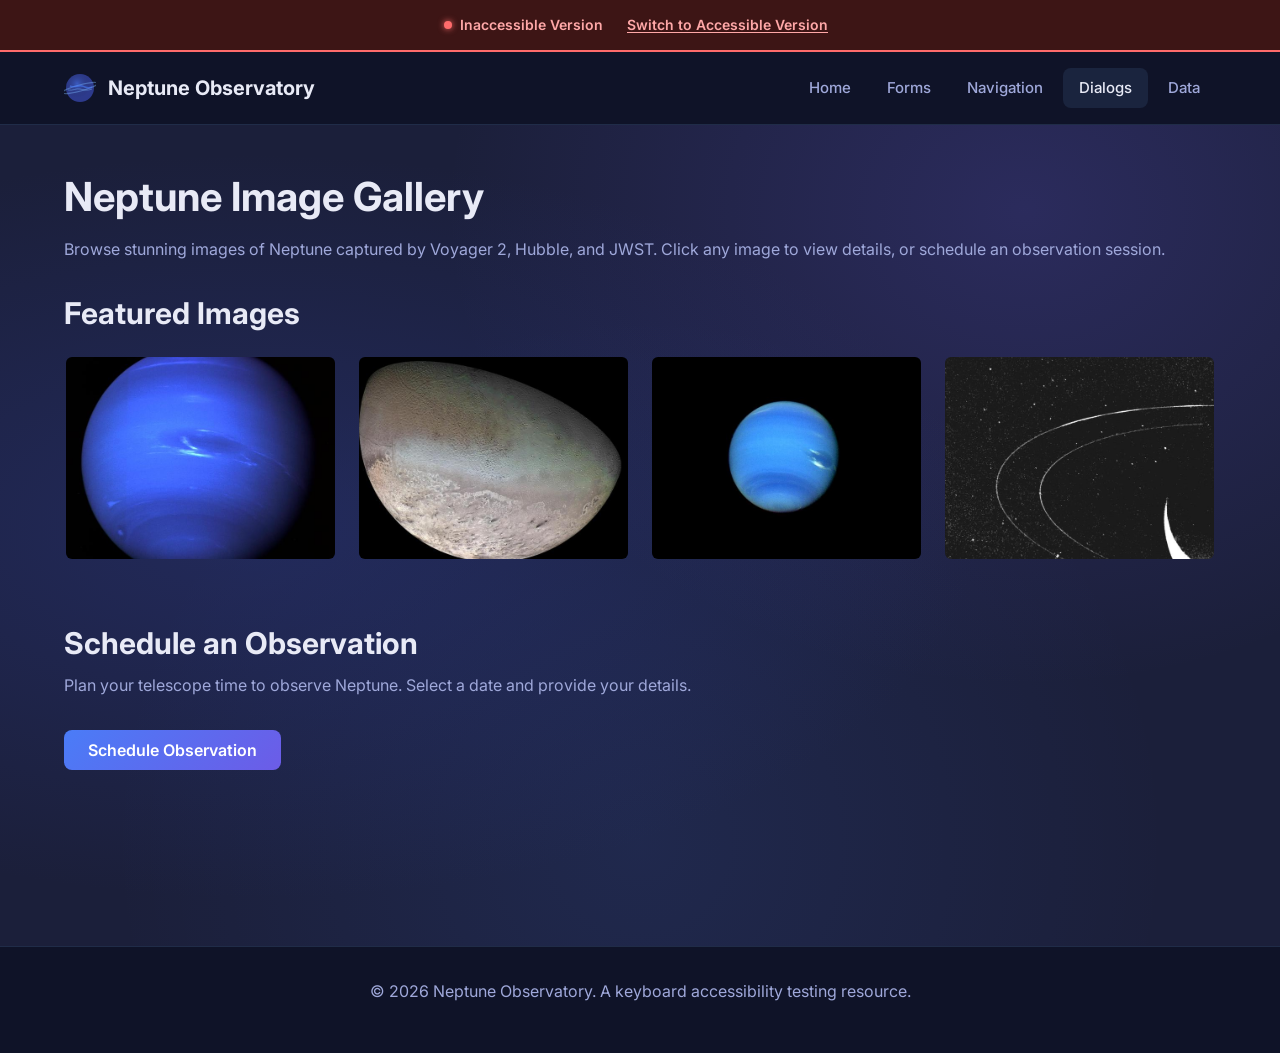
<file: dialogs/inaccessible.html>
<!DOCTYPE html>
<html lang="en">
<head>
  <meta charset="UTF-8">
  <meta name="viewport" content="width=device-width, initial-scale=1.0">
  <title>Dialogs — Neptune Observatory</title>
  <link rel="stylesheet" href="/css/theme.css">
  <link rel="stylesheet" href="/css/components.css">
  <link rel="stylesheet" href="/css/version-switcher.css">
  <link rel="icon" href="/images/neptune-icon.svg">
  <style>
    div[tabindex]:focus, div[tabindex]:focus-visible,
    span[tabindex]:focus, span[tabindex]:focus-visible,
    .btn:focus, .btn:focus-visible,
    .gallery-item:focus, .gallery-item:focus-visible,
    .modal-close:focus, .modal-close:focus-visible,
    .date-picker-nav:focus, .date-picker-nav:focus-visible {
      outline: none !important;
      box-shadow: none !important;
    }
  </style>
</head>
<body>
  <!-- No skip link -->

  <div style="background: var(--color-neptune-surface); border-bottom: 1px solid var(--color-card-border); padding: 1rem 0; position: sticky; top: 0; z-index: 100;">
    <div class="container" style="display: flex; align-items: center; justify-content: space-between; gap: 2rem;">
      <a href="/home/inaccessible.html" class="site-logo">
        <img src="/images/neptune-icon.svg" alt="" width="32" height="32">
        Neptune Observatory
      </a>
      <div class="main-nav">
        <ul>
          <li><a href="/home/inaccessible.html">Home</a></li>
          <li><a href="/forms/inaccessible.html">Forms</a></li>
          <li><a href="/navigation/inaccessible.html">Navigation</a></li>
          <li><a href="/dialogs/inaccessible.html" style="color: var(--color-text-primary); background: rgba(126, 184, 255, 0.1); border-radius: var(--radius-md);">Dialogs</a></li>
          <li><a href="/data/inaccessible.html">Data</a></li>
        </ul>
      </div>
    </div>
  </div>

  <div>
    <div class="container" style="padding-top: 3rem; padding-bottom: 3rem; min-height: 60vh;">
      <div class="section-header" style="margin-bottom: 2rem;">
        <h1>Neptune Image Gallery</h1>
        <p>Browse stunning images of Neptune captured by Voyager 2, Hubble, and JWST. Click any image to view details, or schedule an observation session.</p>
      </div>

      <!-- Gallery — tabbable divs (no button role, no accessible name), click-only -->
      <div class="section">
        <h2>Featured Images</h2>

        <div class="gallery-grid" style="margin-top: 1.5rem;">
          <div class="gallery-item" tabindex="0" onclick="openFakeModal('fake-image-modal-1')" style="cursor: pointer;">
            <img src="/images/neptune-hero.webp" alt="">
          </div>
          <div class="gallery-item" tabindex="0" onclick="openFakeModal('fake-image-modal-2')" style="cursor: pointer;">
            <img src="/images/triton.webp" alt="">
          </div>
          <div class="gallery-item" tabindex="0" onclick="openFakeModal('fake-image-modal-3')" style="cursor: pointer;">
            <img src="/images/great-dark-spot.webp" alt="">
          </div>
          <div class="gallery-item" tabindex="0" onclick="openFakeModal('fake-image-modal-4')" style="cursor: pointer;">
            <img src="/images/rings.webp" alt="">
          </div>
        </div>
      </div>

      <!-- Schedule Button — tabbable div, click-only -->
      <div class="section">
        <h2>Schedule an Observation</h2>
        <p>Plan your telescope time to observe Neptune. Select a date and provide your details.</p>
        <div class="btn btn-primary" tabindex="0" onclick="openFakeModal('fake-schedule-modal')" style="margin-top: 1rem; cursor: pointer;">
          Schedule Observation
        </div>
      </div>
    </div>

    <!-- Modal 1 — no role="dialog", no focus trap, no Escape, no focus return -->
    <div class="modal-backdrop" id="fake-image-modal-1">
      <div class="modal">
        <div class="modal-header">
          <h2>Neptune from Voyager 2</h2>
          <span class="modal-close" tabindex="0" onclick="closeFakeModal('fake-image-modal-1')" style="cursor: pointer;">&times;</span>
        </div>
        <div class="modal-body">
          <img src="/images/neptune-hero.webp" alt="" style="border-radius: var(--radius-md); margin-bottom: 1rem;">
          <p>This iconic image of Neptune was captured by Voyager 2 on August 20, 1989, from a distance of approximately 7.1 million kilometers.</p>
          <p><strong>Camera:</strong> Narrow-angle camera<br>
          <strong>Date:</strong> August 20, 1989<br>
          <strong>Distance:</strong> 7.1 million km</p>
        </div>
        <div class="modal-footer">
          <div class="btn btn-secondary" tabindex="0" onclick="closeFakeModal('fake-image-modal-1')" style="cursor: pointer;">Close</div>
        </div>
      </div>
    </div>

    <!-- Modal 2 -->
    <div class="modal-backdrop" id="fake-image-modal-2">
      <div class="modal">
        <div class="modal-header">
          <h2>Triton's Surface</h2>
          <span class="modal-close" tabindex="0" onclick="closeFakeModal('fake-image-modal-2')" style="cursor: pointer;">&times;</span>
        </div>
        <div class="modal-body">
          <img src="/images/triton.webp" alt="" style="border-radius: var(--radius-md); margin-bottom: 1rem;">
          <p>Triton displays a remarkably varied surface including the "cantaloupe terrain" — a unique pattern found nowhere else in the solar system.</p>
          <p><strong>Surface temperature:</strong> -235°C (38 K)<br>
          <strong>Diameter:</strong> 2,707 km<br>
          <strong>Orbital direction:</strong> Retrograde</p>
        </div>
        <div class="modal-footer">
          <div class="btn btn-secondary" tabindex="0" onclick="closeFakeModal('fake-image-modal-2')" style="cursor: pointer;">Close</div>
        </div>
      </div>
    </div>

    <!-- Modal 3 -->
    <div class="modal-backdrop" id="fake-image-modal-3">
      <div class="modal">
        <div class="modal-header">
          <h2>The Great Dark Spot</h2>
          <span class="modal-close" tabindex="0" onclick="closeFakeModal('fake-image-modal-3')" style="cursor: pointer;">&times;</span>
        </div>
        <div class="modal-body">
          <img src="/images/great-dark-spot.webp" alt="" style="border-radius: var(--radius-md); margin-bottom: 1rem;">
          <p>The Great Dark Spot was an Earth-sized storm system observed by Voyager 2, with wind speeds up to 2,400 km/h.</p>
          <p><strong>Size:</strong> ~13,000 × 6,600 km<br>
          <strong>Wind speed:</strong> Up to 2,400 km/h<br>
          <strong>Status:</strong> Disappeared by 1994</p>
        </div>
        <div class="modal-footer">
          <div class="btn btn-secondary" tabindex="0" onclick="closeFakeModal('fake-image-modal-3')" style="cursor: pointer;">Close</div>
        </div>
      </div>
    </div>

    <!-- Modal 4 -->
    <div class="modal-backdrop" id="fake-image-modal-4">
      <div class="modal">
        <div class="modal-header">
          <h2>Neptune's Ring System</h2>
          <span class="modal-close" tabindex="0" onclick="closeFakeModal('fake-image-modal-4')" style="cursor: pointer;">&times;</span>
        </div>
        <div class="modal-body">
          <img src="/images/rings.webp" alt="" style="border-radius: var(--radius-md); margin-bottom: 1rem;">
          <p>Neptune has five known rings. The Adams ring contains bright ring arcs — concentrated clumps of material.</p>
          <p><strong>Number of rings:</strong> 5 main rings<br>
          <strong>Composition:</strong> Ice particles and silicates<br>
          <strong>Notable feature:</strong> Ring arcs in Adams ring</p>
        </div>
        <div class="modal-footer">
          <div class="btn btn-secondary" tabindex="0" onclick="closeFakeModal('fake-image-modal-4')" style="cursor: pointer;">Close</div>
        </div>
      </div>
    </div>

    <!-- Schedule Modal with inaccessible date picker — no role, no focus trap, no Escape -->
    <div class="modal-backdrop" id="fake-schedule-modal">
      <div class="modal">
        <div class="modal-header">
          <h2>Schedule Observation</h2>
          <span class="modal-close" tabindex="0" onclick="closeFakeModal('fake-schedule-modal')" style="cursor: pointer;">&times;</span>
        </div>
        <div class="modal-body">
          <div class="form-group">
            <div style="font-weight: 600; font-size: 0.9375rem; color: var(--color-text-primary); margin-bottom: 0.5rem;">Observer Name</div>
            <input type="text" class="form-input" placeholder="Your name">
          </div>

          <div class="form-group">
            <div style="font-weight: 600; font-size: 0.9375rem; color: var(--color-text-primary); margin-bottom: 0.5rem;">Observation Date</div>
            <input type="text" id="fake-observation-date" class="form-input" placeholder="Select a date..." readonly>
          </div>

          <!-- Inaccessible Date Picker — no grid role, click-only days, no keyboard nav -->
          <div class="date-picker" data-fake-datepicker="fake-observation-date" style="margin-top: 0.5rem;">
            <div class="date-picker-header">
              <span class="date-picker-nav" data-prev tabindex="0" style="cursor: pointer;">&#8249;</span>
              <span class="date-picker-title"></span>
              <span class="date-picker-nav" data-next tabindex="0" style="cursor: pointer;">&#8250;</span>
            </div>
            <table class="date-picker-grid">
              <tr>
                <th>Su</th><th>Mo</th><th>Tu</th><th>We</th><th>Th</th><th>Fr</th><th>Sa</th>
              </tr>
            </table>
          </div>

          <div class="form-group" style="margin-top: 1.5rem;">
            <div style="font-weight: 600; font-size: 0.9375rem; color: var(--color-text-primary); margin-bottom: 0.5rem;">Notes</div>
            <textarea class="form-textarea" rows="3" placeholder="Target objects, equipment needed, etc."></textarea>
          </div>
        </div>
        <div class="modal-footer">
          <div class="btn btn-secondary" tabindex="0" onclick="closeFakeModal('fake-schedule-modal')" style="cursor: pointer;">Cancel</div>
          <div class="btn btn-primary" tabindex="0" onclick="alert('Observation scheduled!'); closeFakeModal('fake-schedule-modal')" style="cursor: pointer;">Confirm</div>
        </div>
      </div>
    </div>
  </div>

  <div style="background: var(--color-neptune-surface); border-top: 1px solid var(--color-card-border); padding: 2rem 0; margin-top: 4rem; text-align: center;">
    <div class="container">
      <p>&copy; 2026 Neptune Observatory. A keyboard accessibility testing resource.</p>
    </div>
  </div>

  <script src="/js/version-switcher.js"></script>
  <script src="/js/inaccessible/modal.js"></script>
  <script src="/js/inaccessible/date-picker.js"></script>
</body>
</html>
</file>
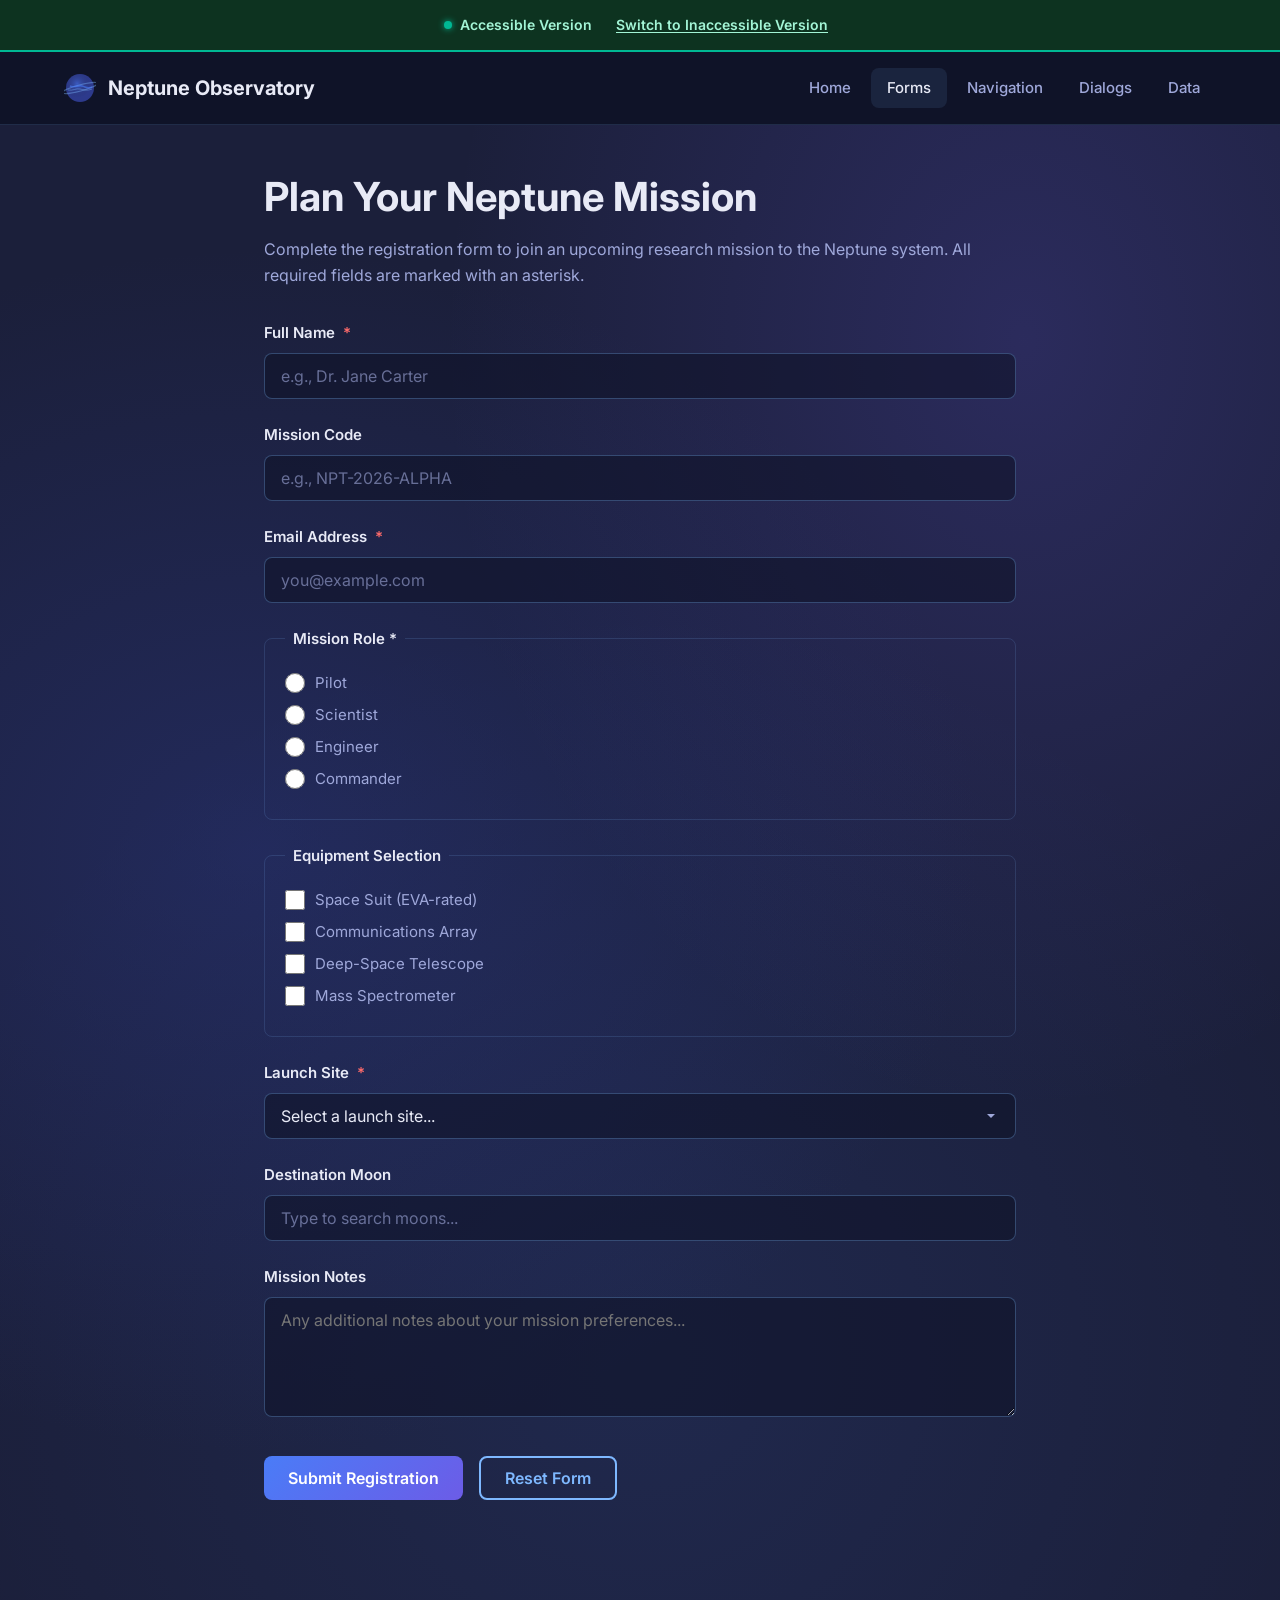
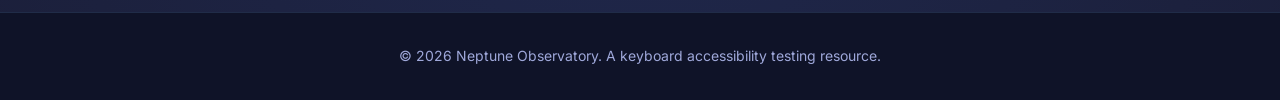
<file: forms/accessible.html>
<!DOCTYPE html>
<html lang="en">
<head>
  <meta charset="UTF-8">
  <meta name="viewport" content="width=device-width, initial-scale=1.0">
  <title>Forms — Neptune Observatory</title>
  <link rel="stylesheet" href="/css/theme.css">
  <link rel="stylesheet" href="/css/components.css">
  <link rel="stylesheet" href="/css/version-switcher.css">
  <link rel="icon" href="/images/neptune-icon.svg">
</head>
<body>
  <a href="#main-content" class="skip-link">Skip to main content</a>

  <header class="site-header">
    <div class="container">
      <a href="/home/accessible.html" class="site-logo">
        <img src="/images/neptune-icon.svg" alt="" width="32" height="32">
        Neptune Observatory
      </a>
      <nav class="main-nav" aria-label="Main navigation">
        <ul>
          <li><a href="/home/accessible.html">Home</a></li>
          <li><a href="/forms/accessible.html" aria-current="page">Forms</a></li>
          <li><a href="/navigation/accessible.html">Navigation</a></li>
          <li><a href="/dialogs/accessible.html">Dialogs</a></li>
          <li><a href="/data/accessible.html">Data</a></li>
        </ul>
      </nav>
    </div>
  </header>

  <main id="main-content">
    <div class="container container--narrow">
      <div class="section-header" style="margin-bottom: 2rem;">
        <h1>Plan Your Neptune Mission</h1>
        <p>Complete the registration form to join an upcoming research mission to the Neptune system. All required fields are marked with an asterisk.</p>
      </div>

      <form id="mission-form" novalidate>
        <!-- Text Inputs -->
        <div class="form-group">
          <label for="astronaut-name" class="form-label">
            Full Name <span class="required" aria-hidden="true">*</span>
          </label>
          <input type="text" id="astronaut-name" class="form-input" required aria-required="true" autocomplete="name" placeholder="e.g., Dr. Jane Carter">
          <div class="form-error" id="name-error" role="alert" aria-live="assertive" hidden></div>
        </div>

        <div class="form-group">
          <label for="mission-code" class="form-label">Mission Code</label>
          <input type="text" id="mission-code" class="form-input" placeholder="e.g., NPT-2026-ALPHA">
        </div>

        <div class="form-group">
          <label for="email" class="form-label">
            Email Address <span class="required" aria-hidden="true">*</span>
          </label>
          <input type="email" id="email" class="form-input" required aria-required="true" autocomplete="email" placeholder="you@example.com">
          <div class="form-error" id="email-error" role="alert" aria-live="assertive" hidden></div>
        </div>

        <!-- Radio Buttons -->
        <fieldset class="form-fieldset">
          <legend>Mission Role <span class="required" aria-hidden="true">*</span></legend>
          <div class="form-check">
            <input type="radio" id="role-pilot" name="role" value="pilot" required>
            <label for="role-pilot">Pilot</label>
          </div>
          <div class="form-check">
            <input type="radio" id="role-scientist" name="role" value="scientist">
            <label for="role-scientist">Scientist</label>
          </div>
          <div class="form-check">
            <input type="radio" id="role-engineer" name="role" value="engineer">
            <label for="role-engineer">Engineer</label>
          </div>
          <div class="form-check">
            <input type="radio" id="role-commander" name="role" value="commander">
            <label for="role-commander">Commander</label>
          </div>
        </fieldset>

        <!-- Checkboxes -->
        <fieldset class="form-fieldset">
          <legend>Equipment Selection</legend>
          <div class="form-check">
            <input type="checkbox" id="equip-suit" name="equipment" value="suit">
            <label for="equip-suit">Space Suit (EVA-rated)</label>
          </div>
          <div class="form-check">
            <input type="checkbox" id="equip-comm" name="equipment" value="comm">
            <label for="equip-comm">Communications Array</label>
          </div>
          <div class="form-check">
            <input type="checkbox" id="equip-telescope" name="equipment" value="telescope">
            <label for="equip-telescope">Deep-Space Telescope</label>
          </div>
          <div class="form-check">
            <input type="checkbox" id="equip-spectrometer" name="equipment" value="spectrometer">
            <label for="equip-spectrometer">Mass Spectrometer</label>
          </div>
        </fieldset>

        <!-- Select / Dropdown -->
        <div class="form-group">
          <label for="launch-site" class="form-label">
            Launch Site <span class="required" aria-hidden="true">*</span>
          </label>
          <select id="launch-site" class="form-select" required aria-required="true">
            <option value="">Select a launch site...</option>
            <option value="ksc">Kennedy Space Center, USA</option>
            <option value="baikonur">Baikonur Cosmodrome, Kazakhstan</option>
            <option value="tanegashima">Tanegashima Space Center, Japan</option>
            <option value="kourou">Guiana Space Centre, French Guiana</option>
          </select>
        </div>

        <!-- Combobox / Autocomplete -->
        <div class="form-group">
          <label for="destination-moon" class="form-label">Destination Moon</label>
          <div class="combobox-wrapper" data-combobox>
            <input type="text" id="destination-moon" class="form-input"
              role="combobox"
              aria-autocomplete="list"
              aria-expanded="false"
              aria-controls="moon-listbox"
              placeholder="Type to search moons...">
            <ul id="moon-listbox" class="combobox-listbox" role="listbox" aria-label="Neptune moons">
              <li role="option" id="moon-triton" class="combobox-option">Triton</li>
              <li role="option" id="moon-nereid" class="combobox-option">Nereid</li>
              <li role="option" id="moon-proteus" class="combobox-option">Proteus</li>
              <li role="option" id="moon-larissa" class="combobox-option">Larissa</li>
              <li role="option" id="moon-galatea" class="combobox-option">Galatea</li>
              <li role="option" id="moon-despina" class="combobox-option">Despina</li>
              <li role="option" id="moon-thalassa" class="combobox-option">Thalassa</li>
              <li role="option" id="moon-naiad" class="combobox-option">Naiad</li>
              <li role="option" id="moon-hippocamp" class="combobox-option">Hippocamp</li>
              <li role="option" id="moon-halimede" class="combobox-option">Halimede</li>
            </ul>
          </div>
        </div>

        <!-- Textarea -->
        <div class="form-group">
          <label for="notes" class="form-label">Mission Notes</label>
          <textarea id="notes" class="form-textarea" rows="4" placeholder="Any additional notes about your mission preferences..."></textarea>
        </div>

        <!-- Submit -->
        <div class="btn-group" style="margin-top: 2rem;">
          <button type="submit" class="btn btn-primary">Submit Registration</button>
          <button type="reset" class="btn btn-secondary">Reset Form</button>
        </div>
      </form>
    </div>
  </main>

  <footer class="site-footer">
    <div class="container">
      <p>&copy; 2026 Neptune Observatory. A keyboard accessibility testing resource.</p>
    </div>
  </footer>

  <script src="/js/version-switcher.js"></script>
  <script src="/js/components/combobox.js"></script>
  <script>
    // Form validation
    document.getElementById('mission-form').addEventListener('submit', function(e) {
      e.preventDefault();
      let valid = true;
      const name = document.getElementById('astronaut-name');
      const nameError = document.getElementById('name-error');
      const email = document.getElementById('email');
      const emailError = document.getElementById('email-error');

      // Reset
      nameError.hidden = true;
      emailError.hidden = true;
      name.classList.remove('is-invalid');
      email.classList.remove('is-invalid');
      name.removeAttribute('aria-invalid');
      email.removeAttribute('aria-invalid');

      if (!name.value.trim()) {
        name.classList.add('is-invalid');
        name.setAttribute('aria-invalid', 'true');
        name.setAttribute('aria-describedby', 'name-error');
        nameError.textContent = 'Please enter your full name.';
        nameError.hidden = false;
        valid = false;
      }

      if (!email.value.trim() || !email.value.includes('@')) {
        email.classList.add('is-invalid');
        email.setAttribute('aria-invalid', 'true');
        email.setAttribute('aria-describedby', 'email-error');
        emailError.textContent = 'Please enter a valid email address.';
        emailError.hidden = false;
        valid = false;
      }

      if (valid) {
        alert('Mission registration submitted successfully! Prepare for launch.');
      } else {
        // Focus the first invalid field
        var firstInvalid = this.querySelector('[aria-invalid="true"]');
        if (firstInvalid) firstInvalid.focus();
      }
    });
  </script>
</body>
</html>
</file>
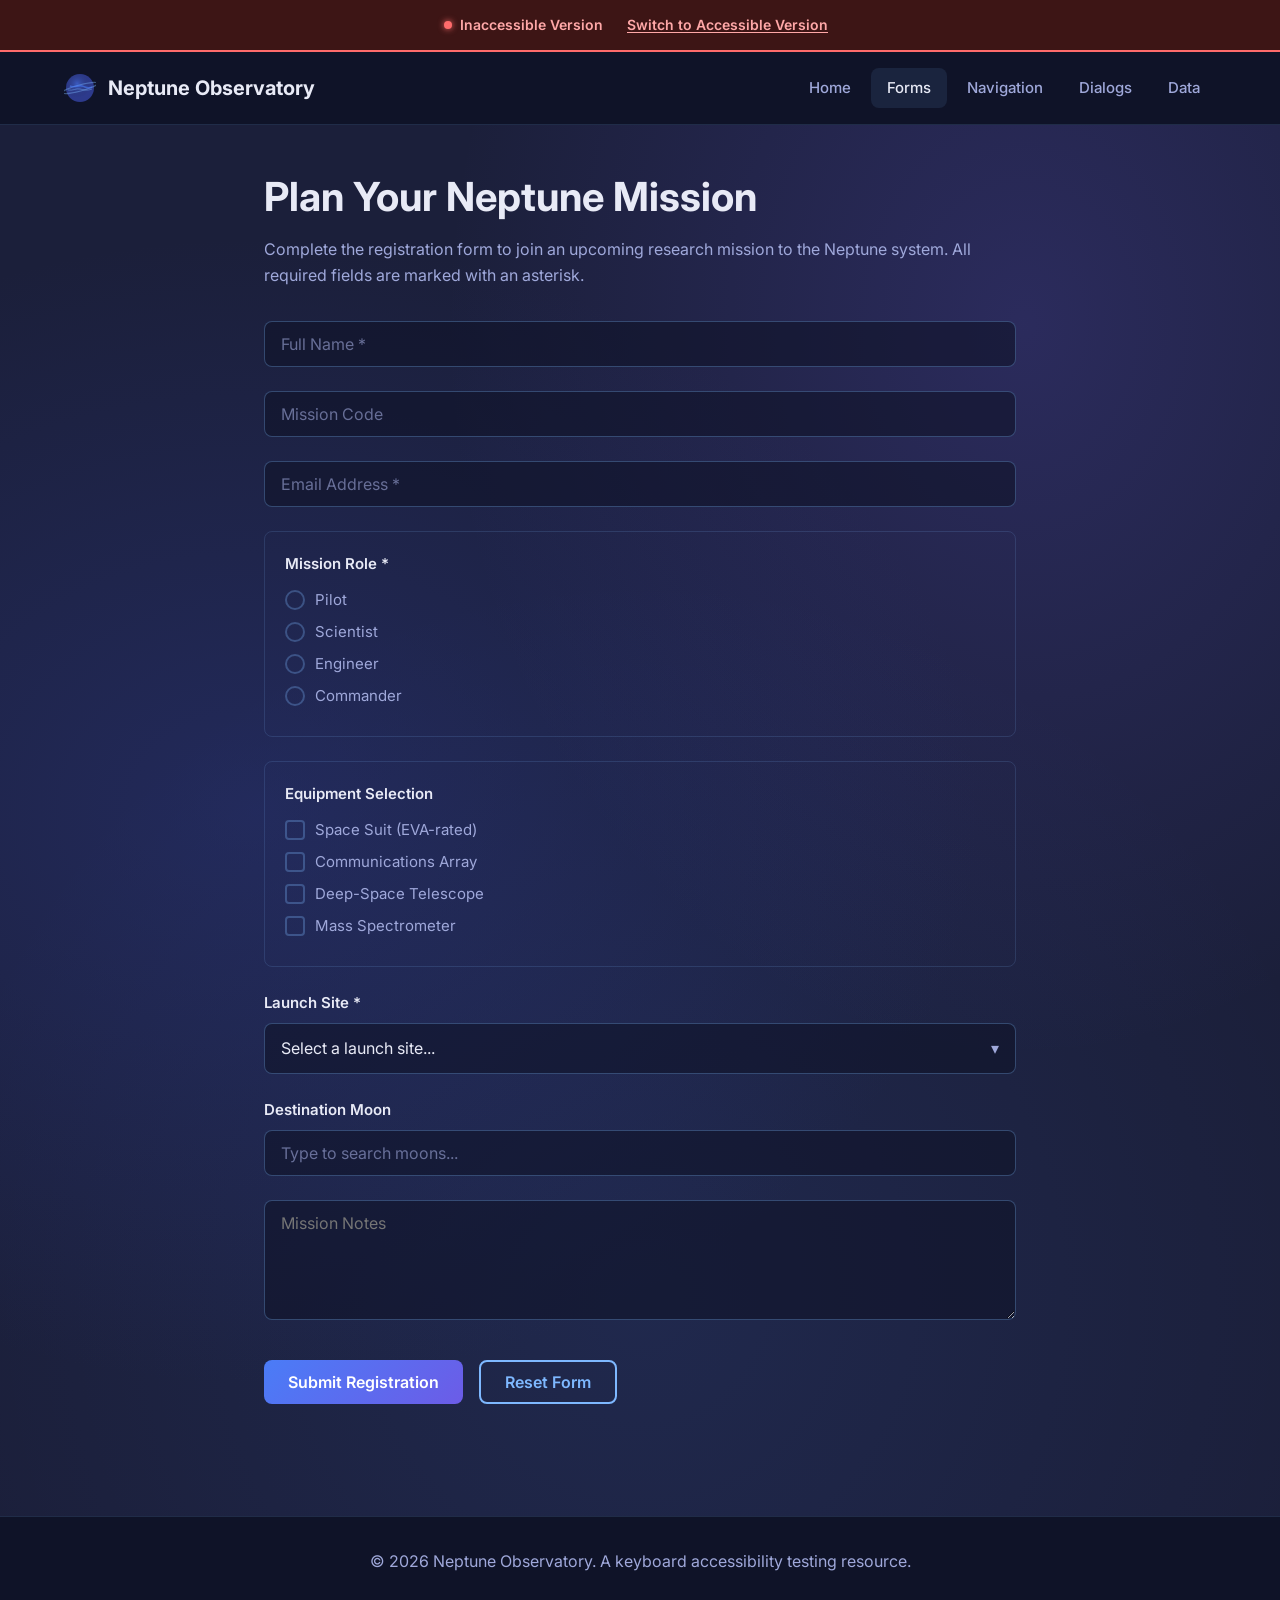
<file: forms/inaccessible.html>
<!DOCTYPE html>
<html lang="en">
<head>
  <meta charset="UTF-8">
  <meta name="viewport" content="width=device-width, initial-scale=1.0">
  <title>Forms — Neptune Observatory</title>
  <link rel="stylesheet" href="/css/theme.css">
  <link rel="stylesheet" href="/css/components.css">
  <link rel="stylesheet" href="/css/version-switcher.css">
  <link rel="icon" href="/images/neptune-icon.svg">
  <style>
    div[tabindex]:focus, div[tabindex]:focus-visible,
    span[tabindex]:focus, span[tabindex]:focus-visible,
    .btn:focus, .btn:focus-visible,
    .fake-select-trigger:focus, .fake-select-trigger:focus-visible,
    .form-check[tabindex]:focus, .form-check[tabindex]:focus-visible {
      outline: none !important;
      box-shadow: none !important;
    }
  </style>
</head>
<body>
  <!-- No skip link -->

  <div style="background: var(--color-neptune-surface); border-bottom: 1px solid var(--color-card-border); padding: 1rem 0; position: sticky; top: 0; z-index: 100;">
    <div class="container" style="display: flex; align-items: center; justify-content: space-between; gap: 2rem;">
      <a href="/home/inaccessible.html" class="site-logo">
        <img src="/images/neptune-icon.svg" alt="" width="32" height="32">
        Neptune Observatory
      </a>
      <div class="main-nav">
        <ul>
          <li><a href="/home/inaccessible.html">Home</a></li>
          <li><a href="/forms/inaccessible.html" style="color: var(--color-text-primary); background: rgba(126, 184, 255, 0.1); border-radius: var(--radius-md);">Forms</a></li>
          <li><a href="/navigation/inaccessible.html">Navigation</a></li>
          <li><a href="/dialogs/inaccessible.html">Dialogs</a></li>
          <li><a href="/data/inaccessible.html">Data</a></li>
        </ul>
      </div>
    </div>
  </div>

  <div>
    <div class="container container--narrow" style="padding-top: 3rem; padding-bottom: 3rem; min-height: 60vh;">
      <div class="section-header" style="margin-bottom: 2rem;">
        <h1>Plan Your Neptune Mission</h1>
        <p>Complete the registration form to join an upcoming research mission to the Neptune system. All required fields are marked with an asterisk.</p>
      </div>

      <div id="mission-form-fake">
        <!-- Text Inputs — placeholder only, no <label> elements -->
        <div class="form-group">
          <input type="text" class="form-input" placeholder="Full Name *">
          <div class="form-error" style="display: none;"></div>
        </div>

        <div class="form-group">
          <input type="text" class="form-input" placeholder="Mission Code">
        </div>

        <div class="form-group">
          <input type="text" class="form-input" placeholder="Email Address *">
          <div class="form-error" style="display: none;"></div>
        </div>

        <!-- Fake Radio Buttons — tabbable divs, click-only toggle, no role, no arrow keys, no fieldset/legend -->
        <div style="border: 1px solid var(--color-card-border); border-radius: var(--radius-md); padding: 1.25rem; margin-bottom: 1.5rem;">
          <div style="font-weight: 600; font-size: 0.9375rem; color: var(--color-text-primary); margin-bottom: 0.75rem;">Mission Role *</div>
          <div class="form-check" tabindex="0" onclick="selectFakeRadio(this, 'role')">
            <div class="fake-radio" data-group="role"></div>
            <span style="font-size: 0.9375rem; color: var(--color-text-secondary);">Pilot</span>
          </div>
          <div class="form-check" tabindex="0" onclick="selectFakeRadio(this, 'role')">
            <div class="fake-radio" data-group="role"></div>
            <span style="font-size: 0.9375rem; color: var(--color-text-secondary);">Scientist</span>
          </div>
          <div class="form-check" tabindex="0" onclick="selectFakeRadio(this, 'role')">
            <div class="fake-radio" data-group="role"></div>
            <span style="font-size: 0.9375rem; color: var(--color-text-secondary);">Engineer</span>
          </div>
          <div class="form-check" tabindex="0" onclick="selectFakeRadio(this, 'role')">
            <div class="fake-radio" data-group="role"></div>
            <span style="font-size: 0.9375rem; color: var(--color-text-secondary);">Commander</span>
          </div>
        </div>

        <!-- Fake Checkboxes — tabbable divs, click-only toggle -->
        <div style="border: 1px solid var(--color-card-border); border-radius: var(--radius-md); padding: 1.25rem; margin-bottom: 1.5rem;">
          <div style="font-weight: 600; font-size: 0.9375rem; color: var(--color-text-primary); margin-bottom: 0.75rem;">Equipment Selection</div>
          <div class="form-check" tabindex="0" onclick="toggleFakeCheckbox(this)">
            <div class="fake-checkbox"></div>
            <span style="font-size: 0.9375rem; color: var(--color-text-secondary);">Space Suit (EVA-rated)</span>
          </div>
          <div class="form-check" tabindex="0" onclick="toggleFakeCheckbox(this)">
            <div class="fake-checkbox"></div>
            <span style="font-size: 0.9375rem; color: var(--color-text-secondary);">Communications Array</span>
          </div>
          <div class="form-check" tabindex="0" onclick="toggleFakeCheckbox(this)">
            <div class="fake-checkbox"></div>
            <span style="font-size: 0.9375rem; color: var(--color-text-secondary);">Deep-Space Telescope</span>
          </div>
          <div class="form-check" tabindex="0" onclick="toggleFakeCheckbox(this)">
            <div class="fake-checkbox"></div>
            <span style="font-size: 0.9375rem; color: var(--color-text-secondary);">Mass Spectrometer</span>
          </div>
        </div>

        <!-- Fake Select — tabbable div trigger, click-only dropdown -->
        <div class="form-group">
          <div style="font-weight: 600; font-size: 0.9375rem; color: var(--color-text-primary); margin-bottom: 0.5rem;">Launch Site *</div>
          <div class="fake-select" data-fake-select>
            <div class="fake-select-trigger" tabindex="0" onclick="toggleFakeSelect(this)">
              <span>Select a launch site...</span>
            </div>
            <div class="fake-select-dropdown">
              <div class="fake-select-option" onclick="selectFakeOption(this)">Kennedy Space Center, USA</div>
              <div class="fake-select-option" onclick="selectFakeOption(this)">Baikonur Cosmodrome, Kazakhstan</div>
              <div class="fake-select-option" onclick="selectFakeOption(this)">Tanegashima Space Center, Japan</div>
              <div class="fake-select-option" onclick="selectFakeOption(this)">Guiana Space Centre, French Guiana</div>
            </div>
          </div>
        </div>

        <!-- Fake Combobox — no ARIA, mouse-only option selection -->
        <div class="form-group">
          <div style="font-weight: 600; font-size: 0.9375rem; color: var(--color-text-primary); margin-bottom: 0.5rem;">Destination Moon</div>
          <div class="combobox-wrapper" data-fake-combobox>
            <input type="text" class="form-input" placeholder="Type to search moons...">
            <div class="combobox-listbox">
              <div class="combobox-option">Triton</div>
              <div class="combobox-option">Nereid</div>
              <div class="combobox-option">Proteus</div>
              <div class="combobox-option">Larissa</div>
              <div class="combobox-option">Galatea</div>
              <div class="combobox-option">Despina</div>
              <div class="combobox-option">Thalassa</div>
              <div class="combobox-option">Naiad</div>
              <div class="combobox-option">Hippocamp</div>
              <div class="combobox-option">Halimede</div>
            </div>
          </div>
        </div>

        <!-- Textarea — no label -->
        <div class="form-group">
          <textarea class="form-textarea" rows="4" placeholder="Mission Notes"></textarea>
        </div>

        <!-- Submit — tabbable divs, click-only -->
        <div class="btn-group" style="margin-top: 2rem;">
          <div class="btn btn-primary" tabindex="0" onclick="submitFakeForm()">Submit Registration</div>
          <div class="btn btn-secondary" tabindex="0" onclick="resetFakeForm()">Reset Form</div>
        </div>
      </div>
    </div>
  </div>

  <div style="background: var(--color-neptune-surface); border-top: 1px solid var(--color-card-border); padding: 2rem 0; margin-top: 4rem; text-align: center;">
    <div class="container">
      <p>&copy; 2026 Neptune Observatory. A keyboard accessibility testing resource.</p>
    </div>
  </div>

  <script src="/js/version-switcher.js"></script>
  <script src="/js/inaccessible/combobox.js"></script>
  <script>
    function selectFakeRadio(el, group) {
      document.querySelectorAll('.fake-radio[data-group="' + group + '"]').forEach(function(r) {
        r.classList.remove('selected');
      });
      el.querySelector('.fake-radio').classList.add('selected');
    }

    function toggleFakeCheckbox(el) {
      el.querySelector('.fake-checkbox').classList.toggle('selected');
    }

    function toggleFakeSelect(trigger) {
      var dropdown = trigger.nextElementSibling;
      dropdown.classList.toggle('open');
    }

    function selectFakeOption(el) {
      var trigger = el.parentElement.previousElementSibling;
      trigger.querySelector('span').textContent = el.textContent;
      el.parentElement.classList.remove('open');
    }

    document.addEventListener('click', function(e) {
      if (!e.target.closest('[data-fake-select]')) {
        document.querySelectorAll('.fake-select-dropdown').forEach(function(d) {
          d.classList.remove('open');
        });
      }
    });

    function submitFakeForm() {
      var inputs = document.querySelectorAll('#mission-form-fake .form-input');
      var nameVal = inputs[0].value.trim();
      var emailVal = inputs[2].value.trim();
      var errors = document.querySelectorAll('#mission-form-fake .form-error');

      errors.forEach(function(e) { e.style.display = 'none'; });
      inputs[0].classList.remove('is-invalid');
      inputs[2].classList.remove('is-invalid');

      var valid = true;

      if (!nameVal) {
        inputs[0].classList.add('is-invalid');
        errors[0].textContent = 'Please enter your full name.';
        errors[0].style.display = 'block';
        valid = false;
      }

      if (!emailVal || !emailVal.includes('@')) {
        inputs[2].classList.add('is-invalid');
        errors[1].textContent = 'Please enter a valid email address.';
        errors[1].style.display = 'block';
        valid = false;
      }

      if (valid) {
        alert('Mission registration submitted successfully! Prepare for launch.');
      }
    }

    function resetFakeForm() {
      document.querySelectorAll('#mission-form-fake .form-input, #mission-form-fake .form-textarea').forEach(function(el) {
        el.value = '';
        el.classList.remove('is-invalid');
      });
      document.querySelectorAll('.fake-radio, .fake-checkbox').forEach(function(el) {
        el.classList.remove('selected');
      });
      document.querySelectorAll('.form-error').forEach(function(el) {
        el.style.display = 'none';
      });
      document.querySelector('.fake-select-trigger span').textContent = 'Select a launch site...';
    }
  </script>
</body>
</html>
</file>
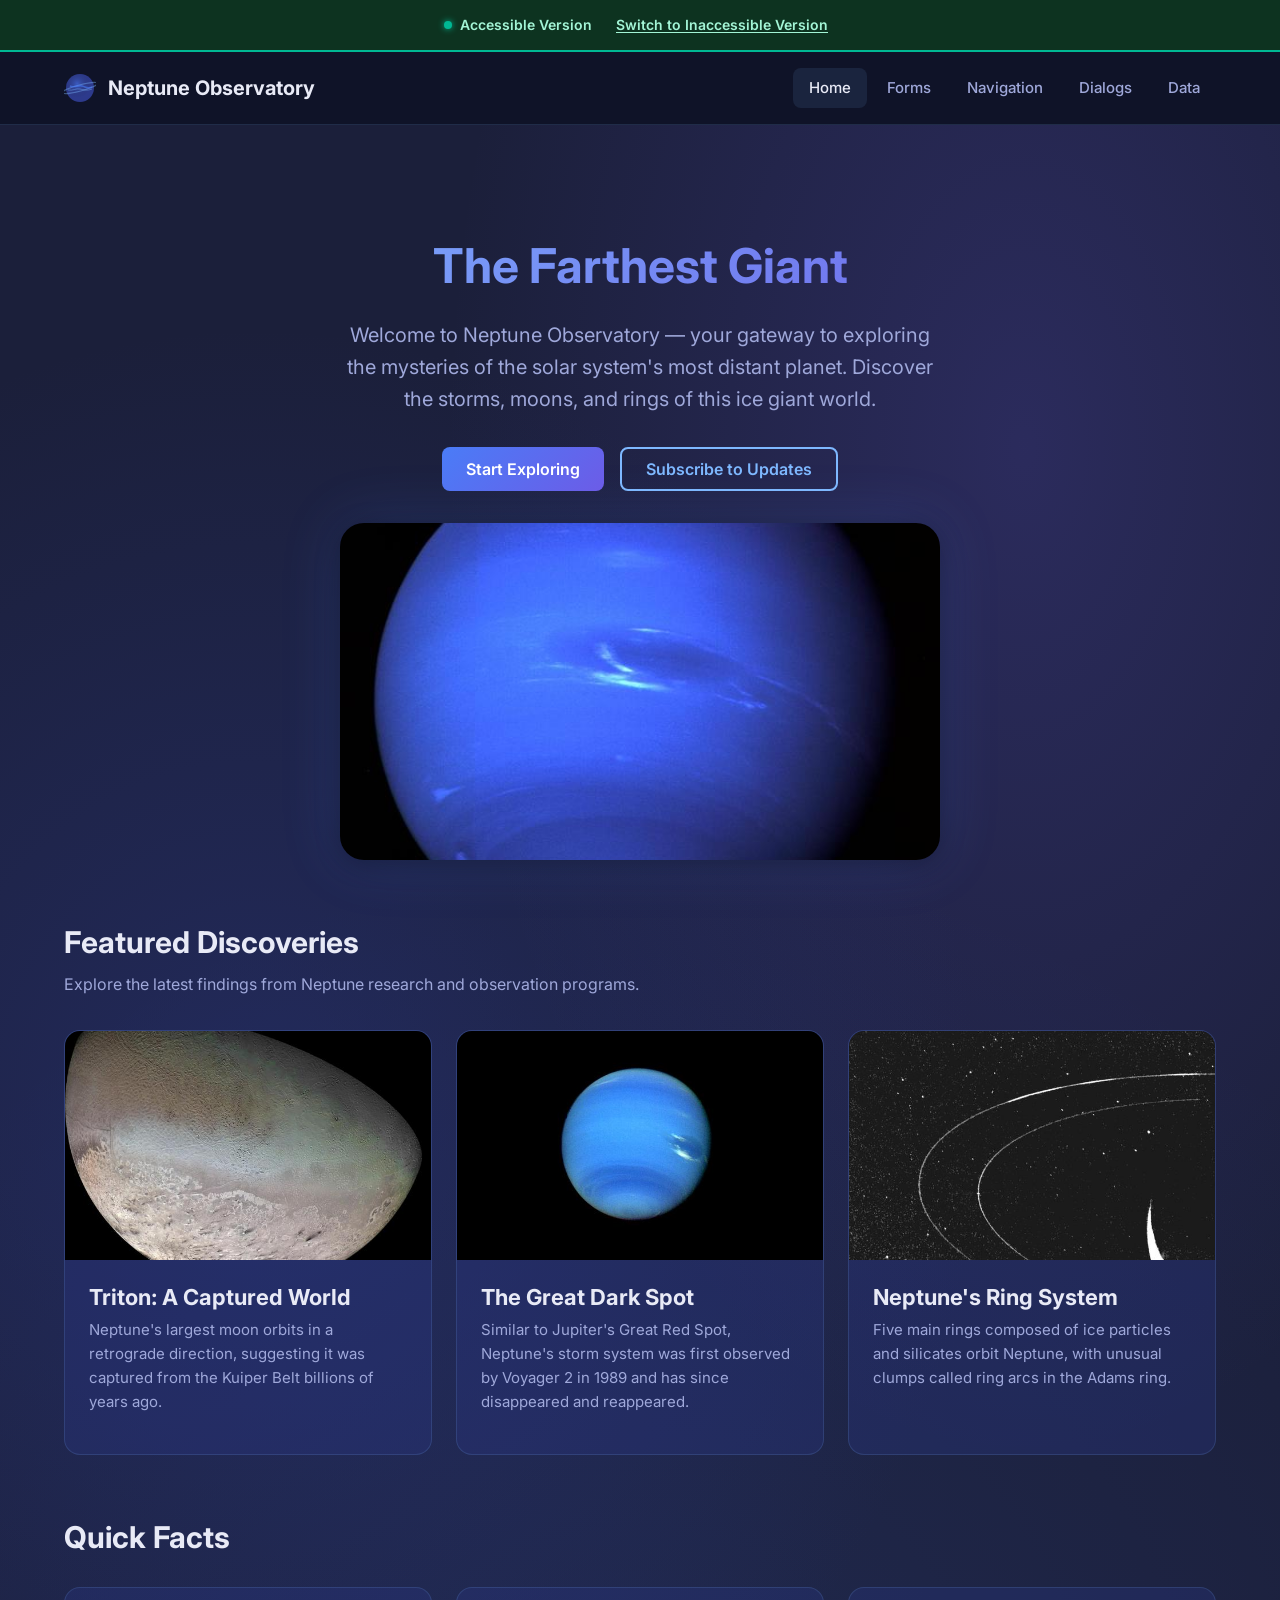
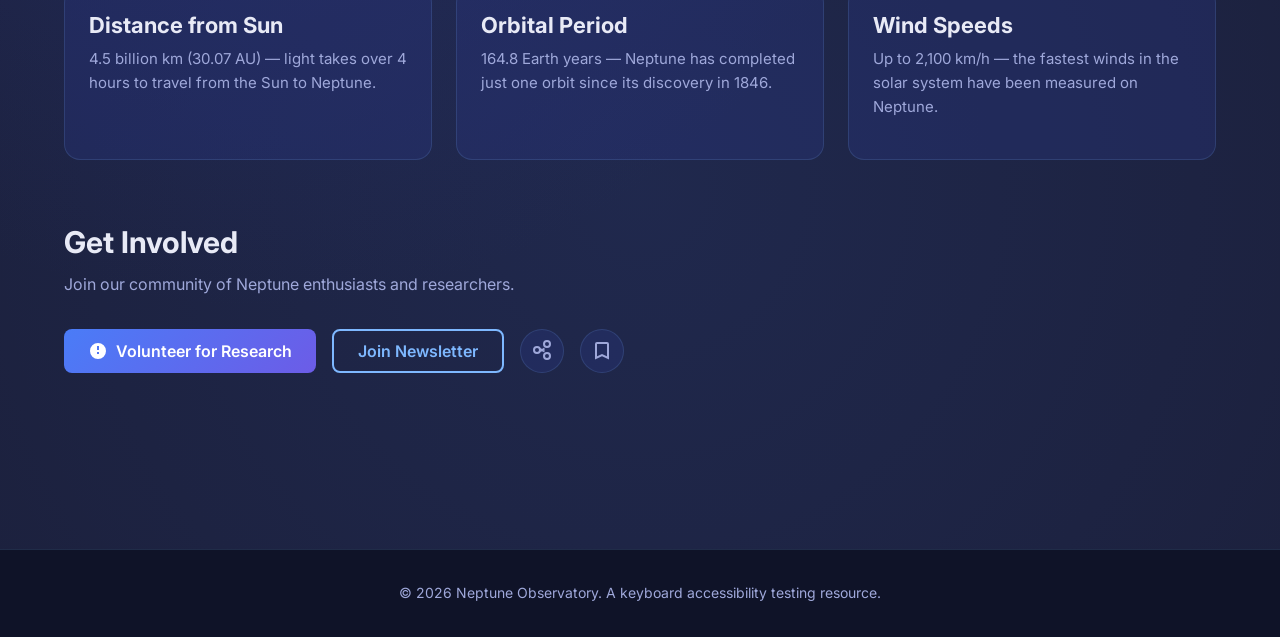
<file: home/accessible.html>
<!DOCTYPE html>
<html lang="en">
<head>
  <meta charset="UTF-8">
  <meta name="viewport" content="width=device-width, initial-scale=1.0">
  <title>Home — Neptune Observatory</title>
  <link rel="stylesheet" href="/css/theme.css">
  <link rel="stylesheet" href="/css/components.css">
  <link rel="stylesheet" href="/css/version-switcher.css">
  <link rel="icon" href="/images/neptune-icon.svg">
</head>
<body>
  <a href="#main-content" class="skip-link">Skip to main content</a>

  <header class="site-header">
    <div class="container">
      <a href="/home/accessible.html" class="site-logo">
        <img src="/images/neptune-icon.svg" alt="" width="32" height="32">
        Neptune Observatory
      </a>
      <nav class="main-nav" aria-label="Main navigation">
        <ul>
          <li><a href="/home/accessible.html" aria-current="page">Home</a></li>
          <li><a href="/forms/accessible.html">Forms</a></li>
          <li><a href="/navigation/accessible.html">Navigation</a></li>
          <li><a href="/dialogs/accessible.html">Dialogs</a></li>
          <li><a href="/data/accessible.html">Data</a></li>
        </ul>
      </nav>
    </div>
  </header>

  <main id="main-content">
    <section class="hero">
      <div class="container">
        <h1>The Farthest Giant</h1>
        <p>Welcome to Neptune Observatory — your gateway to exploring the mysteries of the solar system's most distant planet. Discover the storms, moons, and rings of this ice giant world.</p>
        <div class="btn-group" style="justify-content: center;">
          <button type="button" class="btn btn-primary" onclick="alert('Mission planner coming soon!')">Start Exploring</button>
          <button type="button" class="btn btn-secondary" onclick="alert('Subscribed!')">Subscribe to Updates</button>
        </div>
        <div class="hero-image">
          <img src="/images/neptune-hero.webp" alt="Neptune as captured by Voyager 2, showing the planet's vivid blue atmosphere and wispy white clouds">
        </div>
      </div>
    </section>

    <section class="section" aria-labelledby="discoveries-heading">
      <div class="container">
        <div class="section-header">
          <h2 id="discoveries-heading">Featured Discoveries</h2>
          <p>Explore the latest findings from Neptune research and observation programs.</p>
        </div>

        <div class="card-grid">
          <a href="/data/accessible.html" class="card card-link">
            <img src="/images/triton.webp" alt="" class="card-image">
            <div class="card-body">
              <h3>Triton: A Captured World</h3>
              <p>Neptune's largest moon orbits in a retrograde direction, suggesting it was captured from the Kuiper Belt billions of years ago.</p>
            </div>
          </a>

          <a href="/data/accessible.html" class="card card-link">
            <img src="/images/great-dark-spot.webp" alt="" class="card-image">
            <div class="card-body">
              <h3>The Great Dark Spot</h3>
              <p>Similar to Jupiter's Great Red Spot, Neptune's storm system was first observed by Voyager 2 in 1989 and has since disappeared and reappeared.</p>
            </div>
          </a>

          <a href="/data/accessible.html" class="card card-link">
            <img src="/images/rings.webp" alt="" class="card-image">
            <div class="card-body">
              <h3>Neptune's Ring System</h3>
              <p>Five main rings composed of ice particles and silicates orbit Neptune, with unusual clumps called ring arcs in the Adams ring.</p>
            </div>
          </a>
        </div>
      </div>
    </section>

    <section class="section" aria-labelledby="facts-heading">
      <div class="container">
        <div class="section-header">
          <h2 id="facts-heading">Quick Facts</h2>
        </div>

        <div class="card-grid">
          <div class="card">
            <div class="card-body">
              <h3>Distance from Sun</h3>
              <p>4.5 billion km (30.07 AU) — light takes over 4 hours to travel from the Sun to Neptune.</p>
            </div>
          </div>
          <div class="card">
            <div class="card-body">
              <h3>Orbital Period</h3>
              <p>164.8 Earth years — Neptune has completed just one orbit since its discovery in 1846.</p>
            </div>
          </div>
          <div class="card">
            <div class="card-body">
              <h3>Wind Speeds</h3>
              <p>Up to 2,100 km/h — the fastest winds in the solar system have been measured on Neptune.</p>
            </div>
          </div>
        </div>
      </div>
    </section>

    <section class="section" aria-labelledby="actions-heading">
      <div class="container">
        <div class="section-header">
          <h2 id="actions-heading">Get Involved</h2>
          <p>Join our community of Neptune enthusiasts and researchers.</p>
        </div>

        <div class="btn-group">
          <button type="button" class="btn btn-primary" onclick="alert('Thank you for volunteering!')">
            <svg aria-hidden="true" width="20" height="20" viewBox="0 0 20 20" fill="currentColor"><path d="M10 2a8 8 0 100 16 8 8 0 000-16zm1 11H9v-2h2v2zm0-4H9V5h2v4z"/></svg>
            Volunteer for Research
          </button>
          <button type="button" class="btn btn-secondary" onclick="alert('Newsletter signup coming soon!')">Join Newsletter</button>
          <button type="button" class="btn-icon" aria-label="Share this page" onclick="alert('Share dialog coming soon!')">
            <svg aria-hidden="true" width="20" height="20" viewBox="0 0 20 20" fill="none" stroke="currentColor" stroke-width="2"><path d="M15 7a3 3 0 100-6 3 3 0 000 6zM5 13a3 3 0 100-6 3 3 0 000 6zM15 19a3 3 0 100-6 3 3 0 000 6zM7.5 11.5l5-3M7.5 8.5l5 3"/></svg>
          </button>
          <button type="button" class="btn-icon" aria-label="Bookmark this page" onclick="alert('Page bookmarked!')">
            <svg aria-hidden="true" width="20" height="20" viewBox="0 0 20 20" fill="none" stroke="currentColor" stroke-width="2"><path d="M5 3h10a1 1 0 011 1v14l-6-3-6 3V4a1 1 0 011-1z"/></svg>
          </button>
        </div>
      </div>
    </section>
  </main>

  <footer class="site-footer">
    <div class="container">
      <p>&copy; 2026 Neptune Observatory. A keyboard accessibility testing resource.</p>
    </div>
  </footer>

  <script src="/js/version-switcher.js"></script>
</body>
</html>
</file>
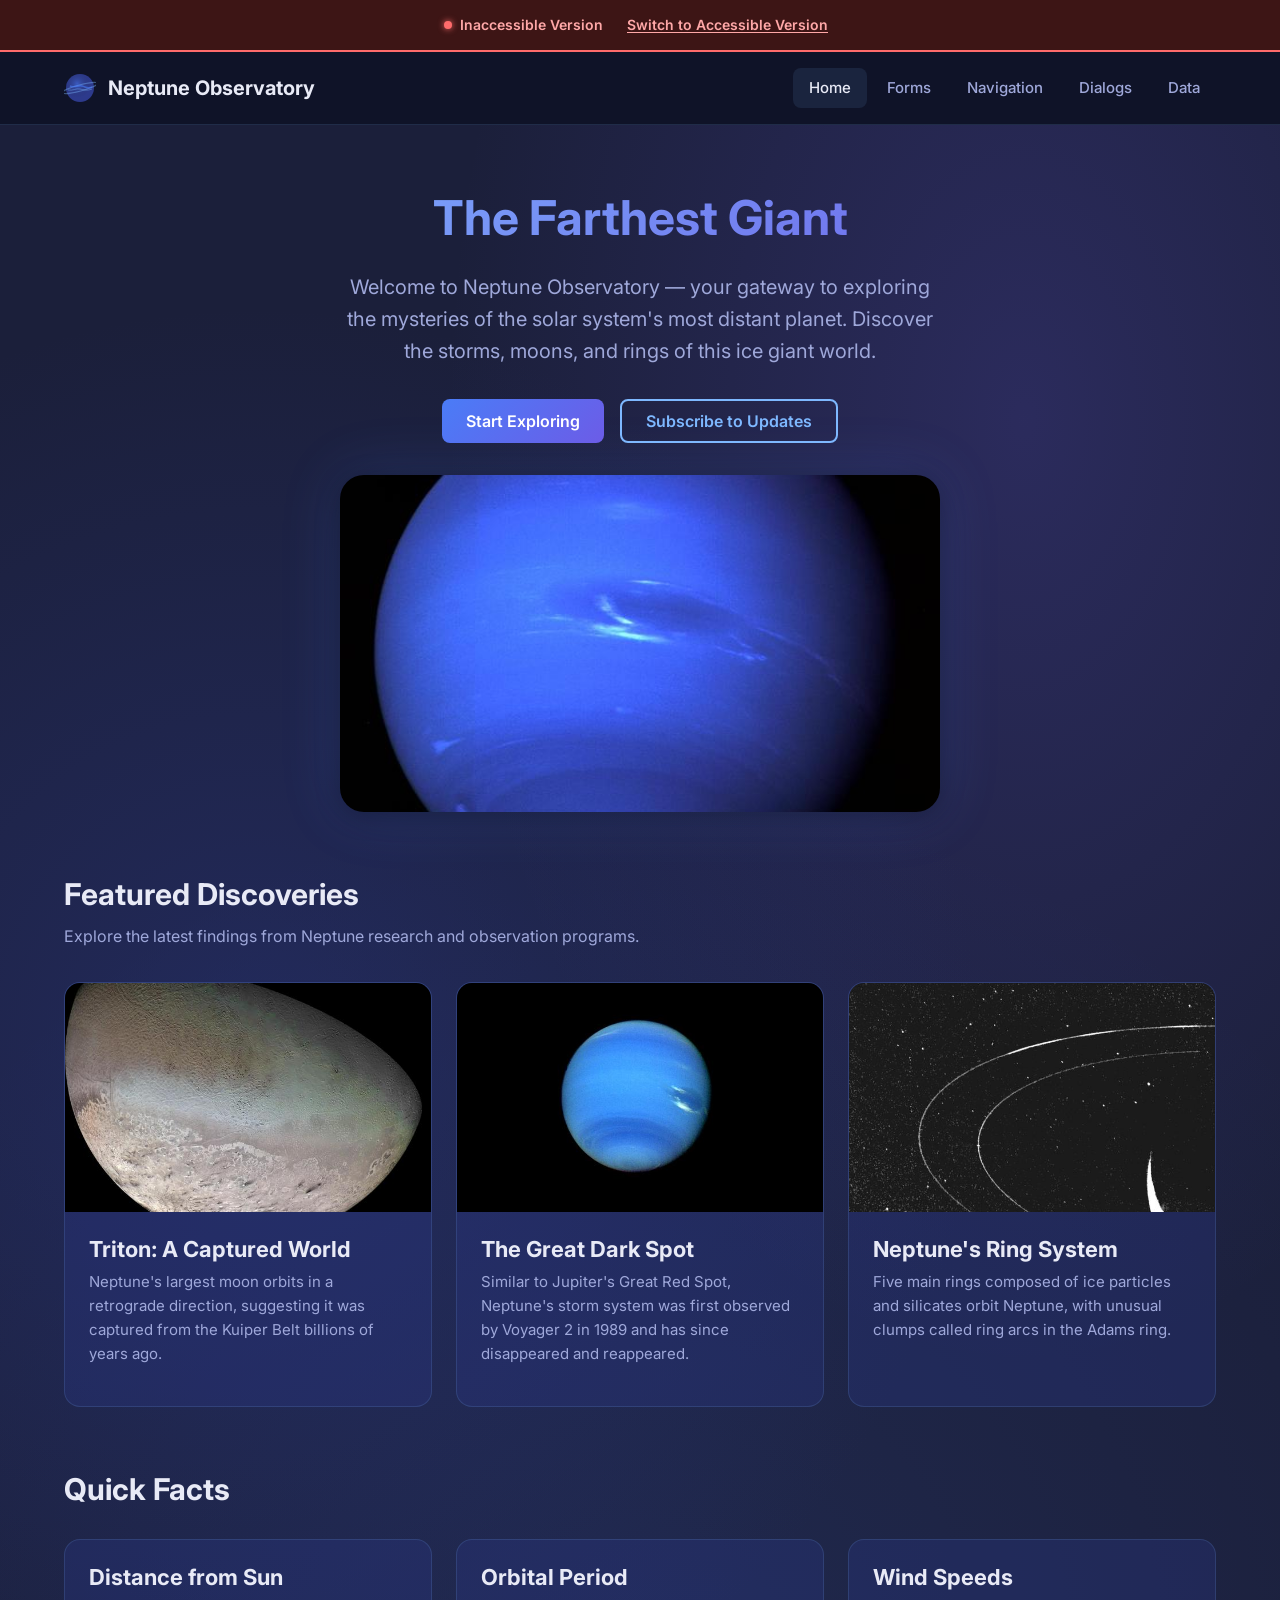
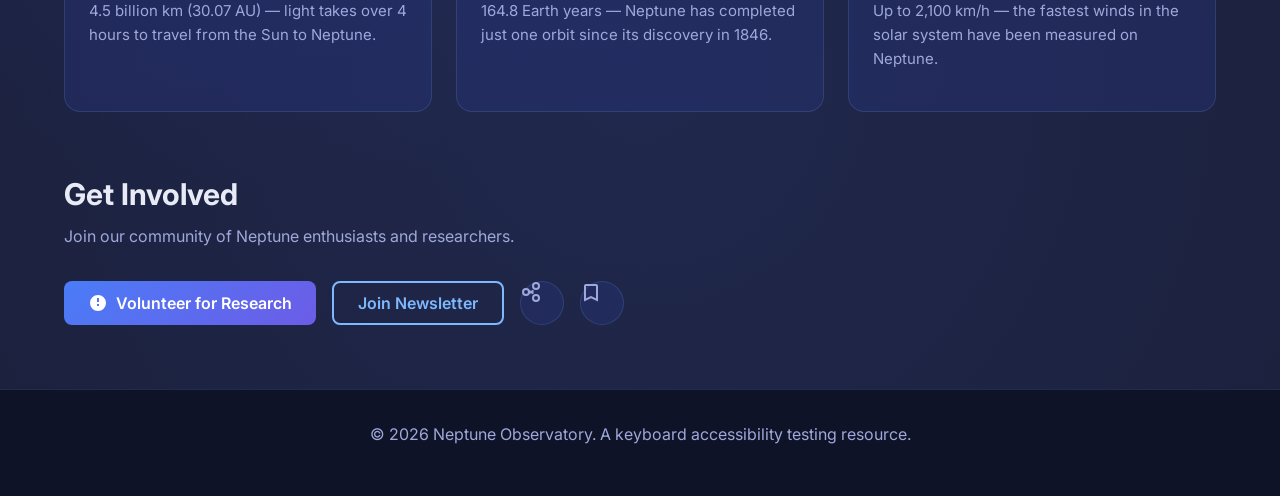
<file: home/inaccessible.html>
<!DOCTYPE html>
<html lang="en">
<head>
  <meta charset="UTF-8">
  <meta name="viewport" content="width=device-width, initial-scale=1.0">
  <title>Home — Neptune Observatory</title>
  <link rel="stylesheet" href="/css/theme.css">
  <link rel="stylesheet" href="/css/components.css">
  <link rel="stylesheet" href="/css/version-switcher.css">
  <link rel="icon" href="/images/neptune-icon.svg">
  <style>
    /* Suppress focus on div/span-based interactive elements (realistic: devs remove "ugly" outlines on custom components) */
    div[tabindex]:focus, div[tabindex]:focus-visible,
    span[tabindex]:focus, span[tabindex]:focus-visible,
    .btn:focus, .btn:focus-visible,
    .btn-icon:focus, .btn-icon:focus-visible,
    .card:focus, .card:focus-visible,
    .gallery-item:focus, .gallery-item:focus-visible {
      outline: none !important;
      box-shadow: none !important;
    }
  </style>
</head>
<body>
  <!-- No skip link -->

  <!-- Header: no <header> landmark, no <nav>, no aria-current, but uses <a> tags so links are tabbable -->
  <div style="background: var(--color-neptune-surface); border-bottom: 1px solid var(--color-card-border); padding: 1rem 0; position: sticky; top: 0; z-index: 100;">
    <div class="container" style="display: flex; align-items: center; justify-content: space-between; gap: 2rem;">
      <a href="/home/inaccessible.html" class="site-logo">
        <img src="/images/neptune-icon.svg" alt="" width="32" height="32">
        Neptune Observatory
      </a>
      <div class="main-nav">
        <ul>
          <li><a href="/home/inaccessible.html" style="color: var(--color-text-primary); background: rgba(126, 184, 255, 0.1); border-radius: var(--radius-md);">Home</a></li>
          <li><a href="/forms/inaccessible.html">Forms</a></li>
          <li><a href="/navigation/inaccessible.html">Navigation</a></li>
          <li><a href="/dialogs/inaccessible.html">Dialogs</a></li>
          <li><a href="/data/inaccessible.html">Data</a></li>
        </ul>
      </div>
    </div>
  </div>

  <div>
    <div class="hero">
      <div class="container">
        <h1>The Farthest Giant</h1>
        <p>Welcome to Neptune Observatory — your gateway to exploring the mysteries of the solar system's most distant planet. Discover the storms, moons, and rings of this ice giant world.</p>
        <div class="btn-group" style="justify-content: center;">
          <!-- div buttons: tabbable via tabindex but wrong role, no Enter/Space activation -->
          <div class="btn btn-primary" tabindex="0" onclick="alert('Mission planner coming soon!')">Start Exploring</div>
          <div class="btn btn-secondary" tabindex="0" onclick="alert('Subscribed!')">Subscribe to Updates</div>
        </div>
        <div class="hero-image">
          <img src="/images/neptune-hero.webp" alt="">
        </div>
      </div>
    </div>

    <div class="section">
      <div class="container">
        <div class="section-header">
          <h2>Featured Discoveries</h2>
          <p>Explore the latest findings from Neptune research and observation programs.</p>
        </div>

        <div class="card-grid">
          <!-- Cards: tabbable divs but no link role, no accessible name, click-only -->
          <div class="card" tabindex="0" onclick="location='/data/inaccessible.html'" style="cursor: pointer;">
            <img src="/images/triton.webp" alt="" class="card-image">
            <div class="card-body">
              <h3>Triton: A Captured World</h3>
              <p>Neptune's largest moon orbits in a retrograde direction, suggesting it was captured from the Kuiper Belt billions of years ago.</p>
            </div>
          </div>

          <div class="card" tabindex="0" onclick="location='/data/inaccessible.html'" style="cursor: pointer;">
            <img src="/images/great-dark-spot.webp" alt="" class="card-image">
            <div class="card-body">
              <h3>The Great Dark Spot</h3>
              <p>Similar to Jupiter's Great Red Spot, Neptune's storm system was first observed by Voyager 2 in 1989 and has since disappeared and reappeared.</p>
            </div>
          </div>

          <div class="card" tabindex="0" onclick="location='/data/inaccessible.html'" style="cursor: pointer;">
            <img src="/images/rings.webp" alt="" class="card-image">
            <div class="card-body">
              <h3>Neptune's Ring System</h3>
              <p>Five main rings composed of ice particles and silicates orbit Neptune, with unusual clumps called ring arcs in the Adams ring.</p>
            </div>
          </div>
        </div>
      </div>
    </div>

    <div class="section">
      <div class="container">
        <div class="section-header">
          <h2>Quick Facts</h2>
        </div>

        <div class="card-grid">
          <div class="card">
            <div class="card-body">
              <h3>Distance from Sun</h3>
              <p>4.5 billion km (30.07 AU) — light takes over 4 hours to travel from the Sun to Neptune.</p>
            </div>
          </div>
          <div class="card">
            <div class="card-body">
              <h3>Orbital Period</h3>
              <p>164.8 Earth years — Neptune has completed just one orbit since its discovery in 1846.</p>
            </div>
          </div>
          <div class="card">
            <div class="card-body">
              <h3>Wind Speeds</h3>
              <p>Up to 2,100 km/h — the fastest winds in the solar system have been measured on Neptune.</p>
            </div>
          </div>
        </div>
      </div>
    </div>

    <div class="section">
      <div class="container">
        <div class="section-header">
          <h2>Get Involved</h2>
          <p>Join our community of Neptune enthusiasts and researchers.</p>
        </div>

        <div class="btn-group">
          <div class="btn btn-primary" tabindex="0" onclick="alert('Thank you for volunteering!')">
            <svg aria-hidden="true" width="20" height="20" viewBox="0 0 20 20" fill="currentColor"><path d="M10 2a8 8 0 100 16 8 8 0 000-16zm1 11H9v-2h2v2zm0-4H9V5h2v4z"/></svg>
            Volunteer for Research
          </div>
          <div class="btn btn-secondary" tabindex="0" onclick="alert('Newsletter signup coming soon!')">Join Newsletter</div>
          <!-- Icon buttons: tabbable but no aria-label, no role -->
          <div class="btn-icon" tabindex="0" onclick="alert('Share dialog coming soon!')" style="cursor: pointer;">
            <svg width="20" height="20" viewBox="0 0 20 20" fill="none" stroke="currentColor" stroke-width="2"><path d="M15 7a3 3 0 100-6 3 3 0 000 6zM5 13a3 3 0 100-6 3 3 0 000 6zM15 19a3 3 0 100-6 3 3 0 000 6zM7.5 11.5l5-3M7.5 8.5l5 3"/></svg>
          </div>
          <div class="btn-icon" tabindex="0" onclick="alert('Page bookmarked!')" style="cursor: pointer;">
            <svg width="20" height="20" viewBox="0 0 20 20" fill="none" stroke="currentColor" stroke-width="2"><path d="M5 3h10a1 1 0 011 1v14l-6-3-6 3V4a1 1 0 011-1z"/></svg>
          </div>
        </div>
      </div>
    </div>
  </div>

  <div style="background: var(--color-neptune-surface); border-top: 1px solid var(--color-card-border); padding: 2rem 0; margin-top: 4rem; text-align: center;">
    <div class="container">
      <p>&copy; 2026 Neptune Observatory. A keyboard accessibility testing resource.</p>
    </div>
  </div>

  <script src="/js/version-switcher.js"></script>
</body>
</html>
</file>
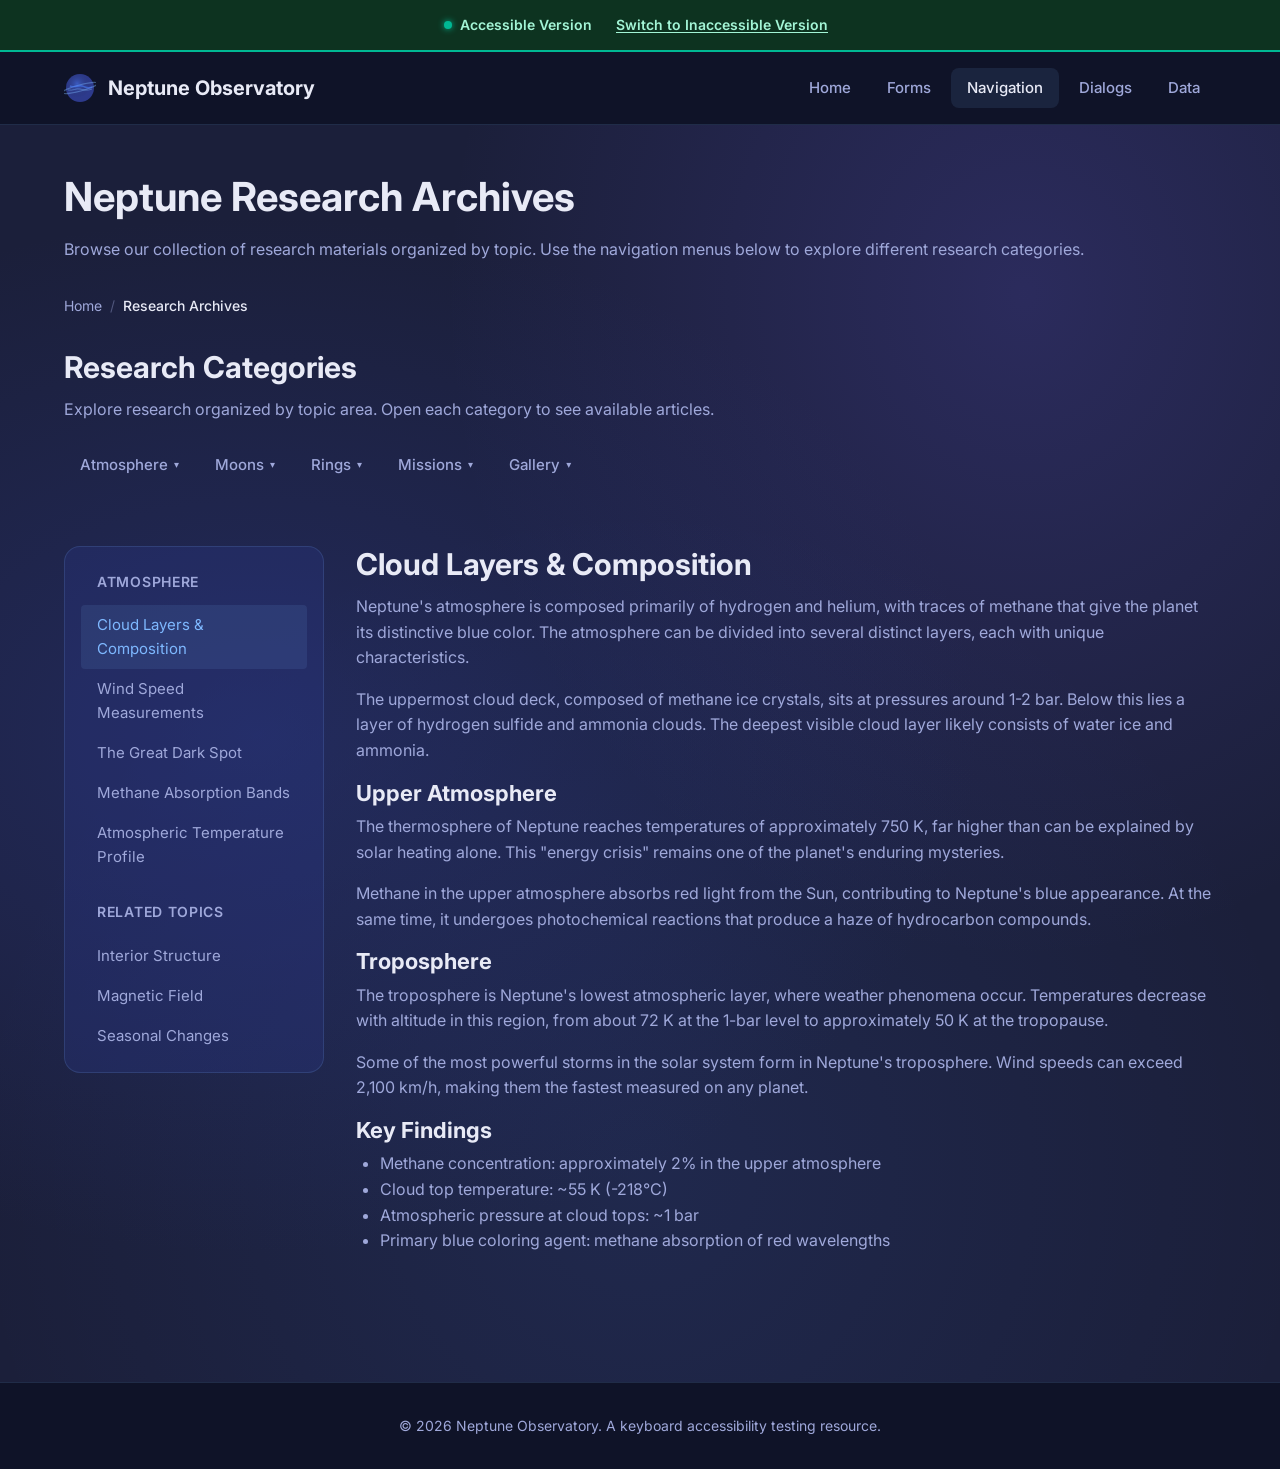
<file: navigation/accessible.html>
<!DOCTYPE html>
<html lang="en">
<head>
  <meta charset="UTF-8">
  <meta name="viewport" content="width=device-width, initial-scale=1.0">
  <title>Navigation — Neptune Observatory</title>
  <link rel="stylesheet" href="/css/theme.css">
  <link rel="stylesheet" href="/css/components.css">
  <link rel="stylesheet" href="/css/version-switcher.css">
  <link rel="icon" href="/images/neptune-icon.svg">
</head>
<body>
  <a href="#main-content" class="skip-link">Skip to main content</a>

  <header class="site-header">
    <div class="container">
      <a href="/home/accessible.html" class="site-logo">
        <img src="/images/neptune-icon.svg" alt="" width="32" height="32">
        Neptune Observatory
      </a>
      <nav class="main-nav" aria-label="Main navigation">
        <ul>
          <li><a href="/home/accessible.html">Home</a></li>
          <li><a href="/forms/accessible.html">Forms</a></li>
          <li><a href="/navigation/accessible.html" aria-current="page">Navigation</a></li>
          <li><a href="/dialogs/accessible.html">Dialogs</a></li>
          <li><a href="/data/accessible.html">Data</a></li>
        </ul>
      </nav>
    </div>
  </header>

  <main id="main-content">
    <div class="container">
      <div class="section-header" style="margin-bottom: 2rem;">
        <h1>Neptune Research Archives</h1>
        <p>Browse our collection of research materials organized by topic. Use the navigation menus below to explore different research categories.</p>
      </div>

      <!-- Breadcrumb -->
      <nav aria-label="Breadcrumb" style="margin-bottom: 2rem;">
        <ol class="breadcrumb">
          <li><a href="/home/accessible.html">Home</a></li>
          <li><span class="breadcrumb-separator" aria-hidden="true">/</span></li>
          <li><a href="/navigation/accessible.html" aria-current="page">Research Archives</a></li>
        </ol>
      </nav>

      <!-- Disclosure Navigation Menu Bar -->
      <section class="section" aria-labelledby="research-nav-heading">
        <h2 id="research-nav-heading">Research Categories</h2>
        <p>Explore research organized by topic area. Open each category to see available articles.</p>

        <nav aria-label="Research categories" style="margin-top: 1.5rem;">
          <div class="disclosure-nav">
            <div class="disclosure-menu" data-disclosure>
              <button class="disclosure-trigger" aria-expanded="false" aria-controls="menu-atmosphere">
                Atmosphere
                <span class="disclosure-trigger-icon" aria-hidden="true">▾</span>
              </button>
              <div class="disclosure-panel" id="menu-atmosphere">
                <a href="#">Cloud Layers & Composition</a>
                <a href="#">Wind Speed Measurements</a>
                <a href="#">The Great Dark Spot</a>
                <a href="#">Methane Absorption Bands</a>
                <a href="#">Atmospheric Temperature Profile</a>
              </div>
            </div>

            <div class="disclosure-menu" data-disclosure>
              <button class="disclosure-trigger" aria-expanded="false" aria-controls="menu-moons">
                Moons
                <span class="disclosure-trigger-icon" aria-hidden="true">▾</span>
              </button>
              <div class="disclosure-panel" id="menu-moons">
                <a href="#">Triton Overview</a>
                <a href="#">Triton's Geysers</a>
                <a href="#">Nereid's Eccentric Orbit</a>
                <a href="#">Inner Moons: Proteus to Naiad</a>
                <a href="#">Irregular Satellites</a>
              </div>
            </div>

            <div class="disclosure-menu" data-disclosure>
              <button class="disclosure-trigger" aria-expanded="false" aria-controls="menu-rings">
                Rings
                <span class="disclosure-trigger-icon" aria-hidden="true">▾</span>
              </button>
              <div class="disclosure-panel" id="menu-rings">
                <a href="#">Adams Ring & Arcs</a>
                <a href="#">Le Verrier Ring</a>
                <a href="#">Galle Ring</a>
                <a href="#">Ring Composition Analysis</a>
              </div>
            </div>

            <div class="disclosure-menu" data-disclosure>
              <button class="disclosure-trigger" aria-expanded="false" aria-controls="menu-missions">
                Missions
                <span class="disclosure-trigger-icon" aria-hidden="true">▾</span>
              </button>
              <div class="disclosure-panel" id="menu-missions">
                <a href="#">Voyager 2 Flyby (1989)</a>
                <a href="#">Hubble Observations</a>
                <a href="#">JWST Discoveries</a>
                <a href="#">Proposed Future Missions</a>
              </div>
            </div>

            <div class="disclosure-menu" data-disclosure>
              <button class="disclosure-trigger" aria-expanded="false" aria-controls="menu-gallery">
                Gallery
                <span class="disclosure-trigger-icon" aria-hidden="true">▾</span>
              </button>
              <div class="disclosure-panel" id="menu-gallery">
                <a href="#">Voyager 2 Images</a>
                <a href="#">Hubble Telescope Photos</a>
                <a href="#">JWST Infrared Views</a>
                <a href="#">Artist Renderings</a>
              </div>
            </div>
          </div>
        </nav>
      </section>

      <!-- Two-column layout with sidebar -->
      <div class="layout-sidebar" style="margin-top: 3rem;">
        <aside>
          <nav class="sidebar-nav" aria-label="Atmosphere research">
            <div class="sidebar-nav-heading">Atmosphere</div>
            <a href="#" aria-current="page">Cloud Layers & Composition</a>
            <a href="#">Wind Speed Measurements</a>
            <a href="#">The Great Dark Spot</a>
            <a href="#">Methane Absorption Bands</a>
            <a href="#">Atmospheric Temperature Profile</a>

            <div class="sidebar-nav-heading" style="margin-top: 1rem;">Related Topics</div>
            <a href="#">Interior Structure</a>
            <a href="#">Magnetic Field</a>
            <a href="#">Seasonal Changes</a>
          </nav>
        </aside>

        <article>
          <h2>Cloud Layers & Composition</h2>
          <p>Neptune's atmosphere is composed primarily of hydrogen and helium, with traces of methane that give the planet its distinctive blue color. The atmosphere can be divided into several distinct layers, each with unique characteristics.</p>
          <p>The uppermost cloud deck, composed of methane ice crystals, sits at pressures around 1-2 bar. Below this lies a layer of hydrogen sulfide and ammonia clouds. The deepest visible cloud layer likely consists of water ice and ammonia.</p>

          <h3>Upper Atmosphere</h3>
          <p>The thermosphere of Neptune reaches temperatures of approximately 750 K, far higher than can be explained by solar heating alone. This "energy crisis" remains one of the planet's enduring mysteries.</p>
          <p>Methane in the upper atmosphere absorbs red light from the Sun, contributing to Neptune's blue appearance. At the same time, it undergoes photochemical reactions that produce a haze of hydrocarbon compounds.</p>

          <h3>Troposphere</h3>
          <p>The troposphere is Neptune's lowest atmospheric layer, where weather phenomena occur. Temperatures decrease with altitude in this region, from about 72 K at the 1-bar level to approximately 50 K at the tropopause.</p>
          <p>Some of the most powerful storms in the solar system form in Neptune's troposphere. Wind speeds can exceed 2,100 km/h, making them the fastest measured on any planet.</p>

          <h3>Key Findings</h3>
          <ul style="color: var(--color-text-secondary); padding-left: 1.5rem; margin-bottom: 1rem;">
            <li>Methane concentration: approximately 2% in the upper atmosphere</li>
            <li>Cloud top temperature: ~55 K (-218°C)</li>
            <li>Atmospheric pressure at cloud tops: ~1 bar</li>
            <li>Primary blue coloring agent: methane absorption of red wavelengths</li>
          </ul>
        </article>
      </div>
    </div>
  </main>

  <footer class="site-footer">
    <div class="container">
      <p>&copy; 2026 Neptune Observatory. A keyboard accessibility testing resource.</p>
    </div>
  </footer>

  <script src="/js/version-switcher.js"></script>
  <script src="/js/components/disclosure-menu.js"></script>
</body>
</html>
</file>
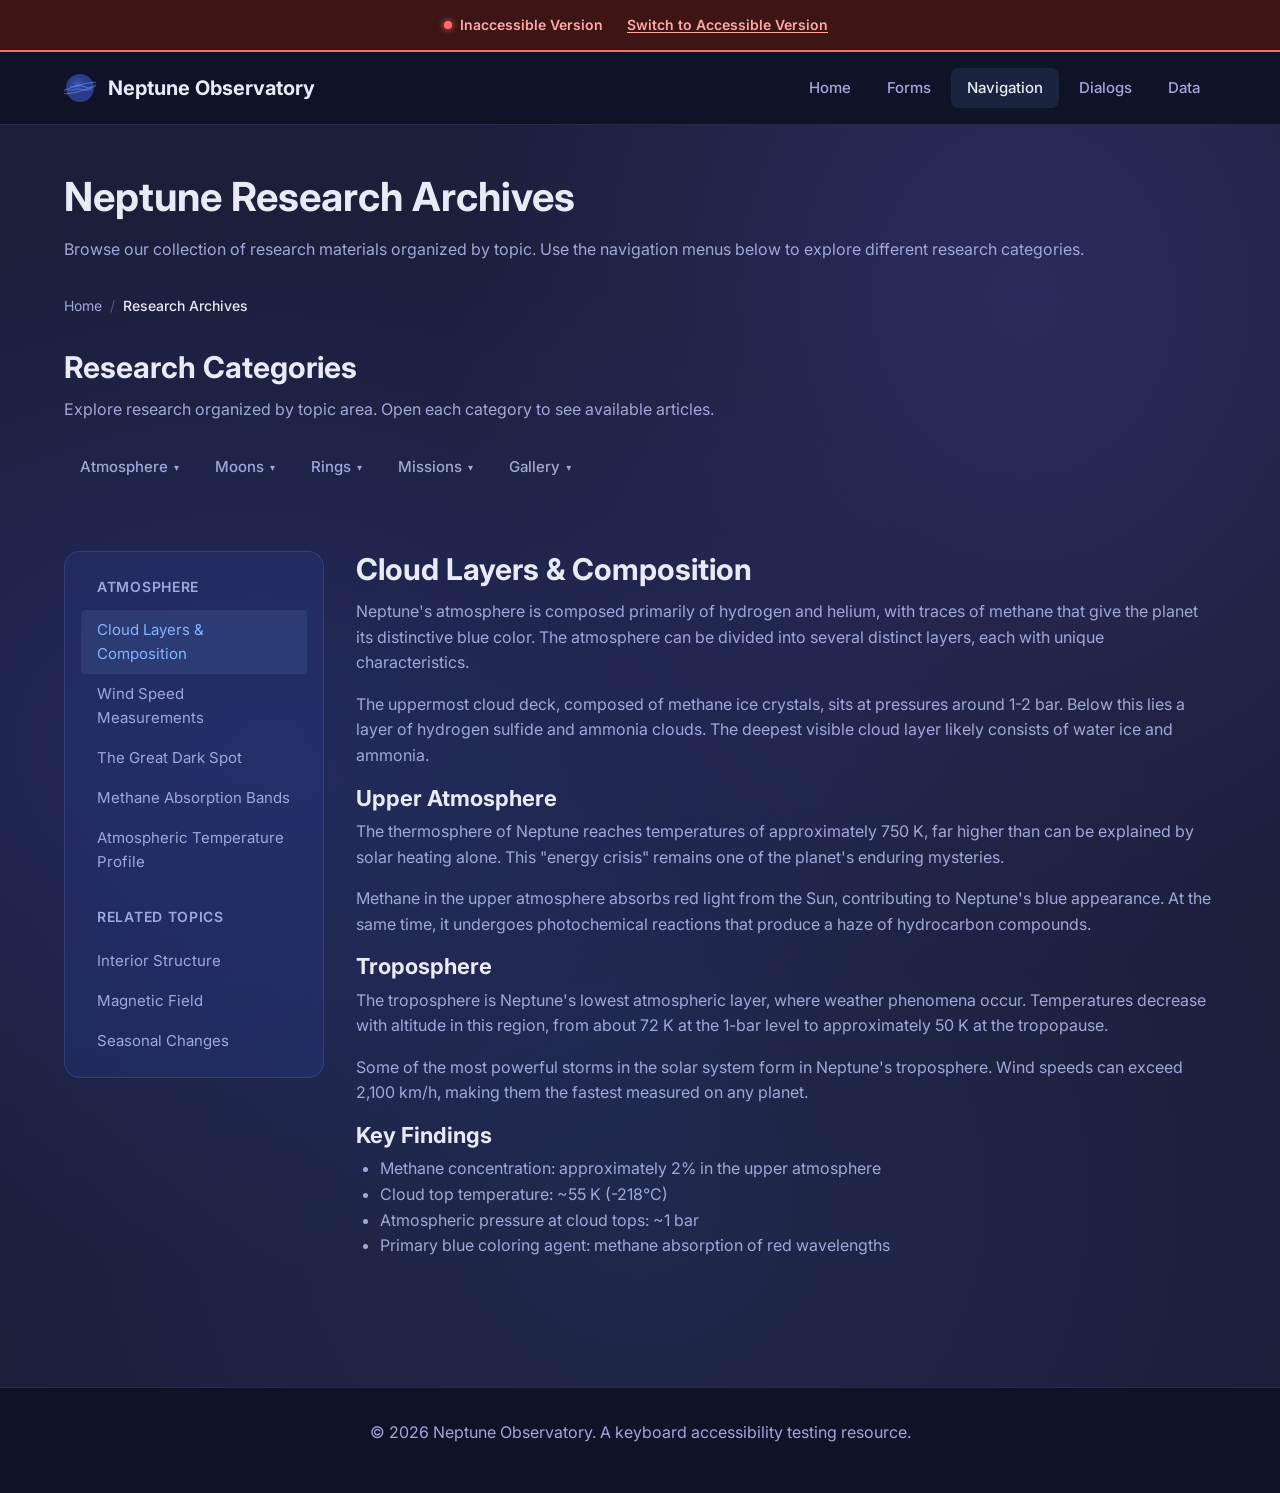
<file: navigation/inaccessible.html>
<!DOCTYPE html>
<html lang="en">
<head>
  <meta charset="UTF-8">
  <meta name="viewport" content="width=device-width, initial-scale=1.0">
  <title>Navigation — Neptune Observatory</title>
  <link rel="stylesheet" href="/css/theme.css">
  <link rel="stylesheet" href="/css/components.css">
  <link rel="stylesheet" href="/css/version-switcher.css">
  <link rel="icon" href="/images/neptune-icon.svg">
  <style>
    div[tabindex]:focus, div[tabindex]:focus-visible,
    span[tabindex]:focus, span[tabindex]:focus-visible,
    .disclosure-trigger:focus, .disclosure-trigger:focus-visible {
      outline: none !important;
      box-shadow: none !important;
    }
  </style>
</head>
<body>
  <!-- No skip link -->

  <div style="background: var(--color-neptune-surface); border-bottom: 1px solid var(--color-card-border); padding: 1rem 0; position: sticky; top: 0; z-index: 100;">
    <div class="container" style="display: flex; align-items: center; justify-content: space-between; gap: 2rem;">
      <a href="/home/inaccessible.html" class="site-logo">
        <img src="/images/neptune-icon.svg" alt="" width="32" height="32">
        Neptune Observatory
      </a>
      <div class="main-nav">
        <ul>
          <li><a href="/home/inaccessible.html">Home</a></li>
          <li><a href="/forms/inaccessible.html">Forms</a></li>
          <li><a href="/navigation/inaccessible.html" style="color: var(--color-text-primary); background: rgba(126, 184, 255, 0.1); border-radius: var(--radius-md);">Navigation</a></li>
          <li><a href="/dialogs/inaccessible.html">Dialogs</a></li>
          <li><a href="/data/inaccessible.html">Data</a></li>
        </ul>
      </div>
    </div>
  </div>

  <div>
    <div class="container" style="padding-top: 3rem; padding-bottom: 3rem; min-height: 60vh;">
      <div class="section-header" style="margin-bottom: 2rem;">
        <h1>Neptune Research Archives</h1>
        <p>Browse our collection of research materials organized by topic. Use the navigation menus below to explore different research categories.</p>
      </div>

      <!-- Fake Breadcrumb — no nav landmark, no list, no aria-current, but links are tabbable -->
      <div class="breadcrumb" style="margin-bottom: 2rem;">
        <a href="/home/inaccessible.html" style="color: var(--color-text-secondary); text-decoration: none;">Home</a>
        <span class="breadcrumb-separator">/</span>
        <span style="color: var(--color-text-primary); font-weight: 500;">Research Archives</span>
      </div>

      <!-- Disclosure Navigation — hover-only menus, trigger is a span not a button, tabbable but no keyboard open/close -->
      <div class="section">
        <h2>Research Categories</h2>
        <p>Explore research organized by topic area. Open each category to see available articles.</p>

        <div class="disclosure-nav" style="margin-top: 1.5rem;">
          <div class="disclosure-menu" data-fake-disclosure>
            <span class="disclosure-trigger" tabindex="0" style="cursor: pointer;">
              Atmosphere
              <span class="disclosure-trigger-icon">▾</span>
            </span>
            <div class="disclosure-panel">
              <a href="#">Cloud Layers & Composition</a>
              <a href="#">Wind Speed Measurements</a>
              <a href="#">The Great Dark Spot</a>
              <a href="#">Methane Absorption Bands</a>
              <a href="#">Atmospheric Temperature Profile</a>
            </div>
          </div>

          <div class="disclosure-menu" data-fake-disclosure>
            <span class="disclosure-trigger" tabindex="0" style="cursor: pointer;">
              Moons
              <span class="disclosure-trigger-icon">▾</span>
            </span>
            <div class="disclosure-panel">
              <a href="#">Triton Overview</a>
              <a href="#">Triton's Geysers</a>
              <a href="#">Nereid's Eccentric Orbit</a>
              <a href="#">Inner Moons: Proteus to Naiad</a>
              <a href="#">Irregular Satellites</a>
            </div>
          </div>

          <div class="disclosure-menu" data-fake-disclosure>
            <span class="disclosure-trigger" tabindex="0" style="cursor: pointer;">
              Rings
              <span class="disclosure-trigger-icon">▾</span>
            </span>
            <div class="disclosure-panel">
              <a href="#">Adams Ring & Arcs</a>
              <a href="#">Le Verrier Ring</a>
              <a href="#">Galle Ring</a>
              <a href="#">Ring Composition Analysis</a>
            </div>
          </div>

          <div class="disclosure-menu" data-fake-disclosure>
            <span class="disclosure-trigger" tabindex="0" style="cursor: pointer;">
              Missions
              <span class="disclosure-trigger-icon">▾</span>
            </span>
            <div class="disclosure-panel">
              <a href="#">Voyager 2 Flyby (1989)</a>
              <a href="#">Hubble Observations</a>
              <a href="#">JWST Discoveries</a>
              <a href="#">Proposed Future Missions</a>
            </div>
          </div>

          <div class="disclosure-menu" data-fake-disclosure>
            <span class="disclosure-trigger" tabindex="0" style="cursor: pointer;">
              Gallery
              <span class="disclosure-trigger-icon">▾</span>
            </span>
            <div class="disclosure-panel">
              <a href="#">Voyager 2 Images</a>
              <a href="#">Hubble Telescope Photos</a>
              <a href="#">JWST Infrared Views</a>
              <a href="#">Artist Renderings</a>
            </div>
          </div>
        </div>
      </div>

      <!-- Sidebar layout — no <aside> landmark, no nav landmark, links are tabbable but no aria-current -->
      <div class="layout-sidebar" style="margin-top: 3rem;">
        <div>
          <div class="sidebar-nav">
            <div class="sidebar-nav-heading">Atmosphere</div>
            <a href="#" style="color: var(--color-neptune-glow); background: rgba(126, 184, 255, 0.1);">Cloud Layers & Composition</a>
            <a href="#">Wind Speed Measurements</a>
            <a href="#">The Great Dark Spot</a>
            <a href="#">Methane Absorption Bands</a>
            <a href="#">Atmospheric Temperature Profile</a>

            <div class="sidebar-nav-heading" style="margin-top: 1rem;">Related Topics</div>
            <a href="#">Interior Structure</a>
            <a href="#">Magnetic Field</a>
            <a href="#">Seasonal Changes</a>
          </div>
        </div>

        <div>
          <h2>Cloud Layers & Composition</h2>
          <p>Neptune's atmosphere is composed primarily of hydrogen and helium, with traces of methane that give the planet its distinctive blue color. The atmosphere can be divided into several distinct layers, each with unique characteristics.</p>
          <p>The uppermost cloud deck, composed of methane ice crystals, sits at pressures around 1-2 bar. Below this lies a layer of hydrogen sulfide and ammonia clouds. The deepest visible cloud layer likely consists of water ice and ammonia.</p>

          <h3>Upper Atmosphere</h3>
          <p>The thermosphere of Neptune reaches temperatures of approximately 750 K, far higher than can be explained by solar heating alone. This "energy crisis" remains one of the planet's enduring mysteries.</p>
          <p>Methane in the upper atmosphere absorbs red light from the Sun, contributing to Neptune's blue appearance. At the same time, it undergoes photochemical reactions that produce a haze of hydrocarbon compounds.</p>

          <h3>Troposphere</h3>
          <p>The troposphere is Neptune's lowest atmospheric layer, where weather phenomena occur. Temperatures decrease with altitude in this region, from about 72 K at the 1-bar level to approximately 50 K at the tropopause.</p>
          <p>Some of the most powerful storms in the solar system form in Neptune's troposphere. Wind speeds can exceed 2,100 km/h, making them the fastest measured on any planet.</p>

          <h3>Key Findings</h3>
          <ul style="color: var(--color-text-secondary); padding-left: 1.5rem; margin-bottom: 1rem;">
            <li>Methane concentration: approximately 2% in the upper atmosphere</li>
            <li>Cloud top temperature: ~55 K (-218°C)</li>
            <li>Atmospheric pressure at cloud tops: ~1 bar</li>
            <li>Primary blue coloring agent: methane absorption of red wavelengths</li>
          </ul>
        </div>
      </div>
    </div>
  </div>

  <div style="background: var(--color-neptune-surface); border-top: 1px solid var(--color-card-border); padding: 2rem 0; margin-top: 4rem; text-align: center;">
    <div class="container">
      <p>&copy; 2026 Neptune Observatory. A keyboard accessibility testing resource.</p>
    </div>
  </div>

  <script src="/js/version-switcher.js"></script>
  <script src="/js/inaccessible/disclosure-menu.js"></script>
</body>
</html>
</file>
<file: css/theme.css>
/* Neptune Observatory — Design Tokens & Global Styles */

@import url('https://fonts.googleapis.com/css2?family=Inter:wght@400;500;600;700&display=swap');

:root {
  --color-neptune-deep: #1b1f3a;
  --color-neptune-mid: #2d3a8c;
  --color-neptune-bright: #4a7cf7;
  --color-neptune-glow: #7eb8ff;
  --color-neptune-ice: #c8e0ff;
  --color-neptune-surface: #0f1328;
  --color-storm-accent: #6c5ce7;
  --color-triton-teal: #00b894;
  --color-text-primary: #e8eaf6;
  --color-text-secondary: #9fa8da;
  --color-text-dark: #1a1a2e;
  --color-danger: #ff6b6b;
  --color-warning: #f0a500;
  --color-focus-ring: #7eb8ff;
  --color-card-bg: rgba(45, 58, 140, 0.3);
  --color-card-border: rgba(126, 184, 255, 0.15);
  --color-input-bg: rgba(15, 19, 40, 0.6);
  --color-input-border: rgba(126, 184, 255, 0.3);

  --font-heading: 'Inter', system-ui, -apple-system, sans-serif;
  --font-body: 'Inter', system-ui, -apple-system, sans-serif;

  --radius-sm: 4px;
  --radius-md: 8px;
  --radius-lg: 16px;
  --radius-xl: 24px;
  --shadow-glow: 0 0 12px rgba(126, 184, 255, 0.3);
  --shadow-card: 0 4px 24px rgba(0, 0, 0, 0.3);
  --transition-standard: 150ms ease;
  --transition-smooth: 300ms ease;

  --container-max: 1200px;
  --container-narrow: 800px;
}

/* Reset */
*, *::before, *::after {
  box-sizing: border-box;
  margin: 0;
  padding: 0;
}

html {
  font-size: 16px;
  scroll-behavior: smooth;
}

body {
  font-family: var(--font-body);
  font-weight: 400;
  line-height: 1.6;
  color: var(--color-text-primary);
  background-color: var(--color-neptune-deep);
  background-image:
    radial-gradient(ellipse at 20% 50%, rgba(45, 58, 140, 0.4) 0%, transparent 50%),
    radial-gradient(ellipse at 80% 20%, rgba(108, 92, 231, 0.2) 0%, transparent 40%),
    radial-gradient(circle at 50% 80%, rgba(74, 124, 247, 0.1) 0%, transparent 50%);
  min-height: 100vh;
}

/* Typography */
h1, h2, h3, h4, h5, h6 {
  font-family: var(--font-heading);
  font-weight: 700;
  line-height: 1.2;
  color: var(--color-text-primary);
}

h1 { font-size: 2.5rem; margin-bottom: 1rem; }
h2 { font-size: 1.875rem; margin-bottom: 0.75rem; }
h3 { font-size: 1.375rem; margin-bottom: 0.5rem; }
h4 { font-size: 1.125rem; margin-bottom: 0.5rem; }

p {
  margin-bottom: 1rem;
  color: var(--color-text-secondary);
}

a {
  color: var(--color-neptune-glow);
  text-decoration: underline;
  text-underline-offset: 2px;
  transition: color var(--transition-standard);
}

a:hover {
  color: var(--color-neptune-ice);
}

img {
  max-width: 100%;
  height: auto;
  display: block;
}

/* Layout */
.container {
  max-width: var(--container-max);
  margin: 0 auto;
  padding: 0 1.5rem;
}

.container--narrow {
  max-width: var(--container-narrow);
}

/* Focus Styles (Accessible) */
:focus-visible {
  outline: 2px solid var(--color-focus-ring);
  outline-offset: 2px;
  box-shadow: var(--shadow-glow);
  border-radius: var(--radius-sm);
}

/* Skip Link */
.skip-link {
  position: absolute;
  top: -100px;
  left: 1rem;
  z-index: 10000;
  padding: 0.75rem 1.5rem;
  background: var(--color-neptune-bright);
  color: #fff;
  font-weight: 600;
  border-radius: var(--radius-md);
  text-decoration: none;
  transition: top var(--transition-standard);
}

.skip-link:focus {
  top: 4.5rem;
  outline: 2px solid #fff;
  outline-offset: 2px;
}

/* Site Header */
.site-header {
  background: var(--color-neptune-surface);
  border-bottom: 1px solid var(--color-card-border);
  padding: 1rem 0;
  position: sticky;
  top: 0;
  z-index: 100;
}

.site-header .container {
  display: flex;
  align-items: center;
  justify-content: space-between;
  gap: 2rem;
}

.site-logo {
  display: flex;
  align-items: center;
  gap: 0.75rem;
  text-decoration: none;
  color: var(--color-text-primary);
  font-weight: 700;
  font-size: 1.25rem;
  white-space: nowrap;
}

.site-logo:hover {
  color: var(--color-neptune-glow);
}

.site-logo svg {
  width: 32px;
  height: 32px;
  flex-shrink: 0;
}

/* Main Navigation */
.main-nav ul {
  display: flex;
  list-style: none;
  gap: 0.25rem;
}

.main-nav a {
  display: block;
  padding: 0.5rem 1rem;
  color: var(--color-text-secondary);
  text-decoration: none;
  border-radius: var(--radius-md);
  font-weight: 500;
  font-size: 0.9375rem;
  transition: color var(--transition-standard), background var(--transition-standard);
}

.main-nav a:hover,
.main-nav a[aria-current="page"] {
  color: var(--color-text-primary);
  background: rgba(126, 184, 255, 0.1);
}

/* Hero Section */
.hero {
  padding: 4rem 0;
  text-align: center;
}

.hero h1 {
  font-size: 3rem;
  background: linear-gradient(135deg, var(--color-neptune-glow), var(--color-storm-accent));
  -webkit-background-clip: text;
  -webkit-text-fill-color: transparent;
  background-clip: text;
  margin-bottom: 1.5rem;
}

.hero p {
  font-size: 1.25rem;
  max-width: 600px;
  margin: 0 auto 2rem;
}

.hero-image {
  width: 100%;
  max-width: 600px;
  margin: 2rem auto 0;
  border-radius: var(--radius-xl);
  overflow: hidden;
  box-shadow: var(--shadow-card), 0 0 60px rgba(74, 124, 247, 0.2);
}

.hero-image img {
  width: 100%;
  aspect-ratio: 16 / 9;
  object-fit: cover;
}

/* Main Content */
main {
  padding: 3rem 0;
  min-height: 60vh;
}

/* Site Footer */
.site-footer {
  background: var(--color-neptune-surface);
  border-top: 1px solid var(--color-card-border);
  padding: 2rem 0;
  margin-top: 4rem;
  text-align: center;
}

.site-footer p {
  font-size: 0.875rem;
  color: var(--color-text-secondary);
  margin: 0;
}

/* Section Spacing */
.section {
  margin-bottom: 4rem;
}

.section-header {
  margin-bottom: 2rem;
}

/* Utility */
.visually-hidden {
  position: absolute;
  width: 1px;
  height: 1px;
  padding: 0;
  margin: -1px;
  overflow: hidden;
  clip: rect(0, 0, 0, 0);
  white-space: nowrap;
  border: 0;
}

/* Responsive */
@media (max-width: 768px) {
  h1 { font-size: 2rem; }
  .hero h1 { font-size: 2.25rem; }
  h2 { font-size: 1.5rem; }
  .hero { padding: 2rem 0; }

  .site-header .container {
    flex-wrap: wrap;
  }

  .main-nav ul {
    flex-wrap: wrap;
  }
}
</file>
<file: css/components.css>
/* Neptune Observatory — Component Styles */

/* Buttons */
.btn {
  display: inline-flex;
  align-items: center;
  justify-content: center;
  gap: 0.5rem;
  padding: 0.75rem 1.5rem;
  font-family: var(--font-body);
  font-size: 1rem;
  font-weight: 600;
  line-height: 1;
  border: none;
  border-radius: var(--radius-md);
  cursor: pointer;
  text-decoration: none;
  transition: all var(--transition-standard);
  white-space: nowrap;
}

.btn-primary {
  background: linear-gradient(135deg, var(--color-neptune-bright), var(--color-storm-accent));
  color: #fff;
}

.btn-primary:hover {
  box-shadow: var(--shadow-glow);
  transform: translateY(-1px);
}

.btn-secondary {
  background: transparent;
  color: var(--color-neptune-glow);
  border: 2px solid var(--color-neptune-glow);
}

.btn-secondary:hover {
  background: rgba(126, 184, 255, 0.1);
}

.btn-icon {
  width: 44px;
  height: 44px;
  padding: 0;
  border-radius: 50%;
  background: var(--color-card-bg);
  border: 1px solid var(--color-card-border);
  color: var(--color-text-secondary);
}

.btn-icon:hover {
  color: var(--color-neptune-glow);
  border-color: var(--color-neptune-glow);
}

.btn-icon svg {
  width: 20px;
  height: 20px;
}

.btn-group {
  display: flex;
  gap: 1rem;
  flex-wrap: wrap;
}

/* Cards */
.card {
  background: var(--color-card-bg);
  border: 1px solid var(--color-card-border);
  border-radius: var(--radius-lg);
  overflow: hidden;
  transition: all var(--transition-smooth);
}

.card:hover {
  border-color: var(--color-neptune-glow);
  box-shadow: var(--shadow-glow);
  transform: translateY(-2px);
}

.card-image {
  width: 100%;
  aspect-ratio: 16 / 10;
  object-fit: cover;
}

.card-body {
  padding: 1.5rem;
}

.card-body h3 {
  margin-bottom: 0.5rem;
}

.card-body p {
  font-size: 0.9375rem;
  margin-bottom: 1rem;
}

.card-link {
  text-decoration: none;
  color: inherit;
  display: block;
}

.card-link:hover {
  color: inherit;
}

.card-grid {
  display: grid;
  grid-template-columns: repeat(auto-fill, minmax(300px, 1fr));
  gap: 1.5rem;
}

/* Forms */
.form-group {
  margin-bottom: 1.5rem;
}

.form-label {
  display: block;
  font-weight: 600;
  font-size: 0.9375rem;
  color: var(--color-text-primary);
  margin-bottom: 0.5rem;
}

.form-label .required {
  color: var(--color-danger);
  margin-left: 0.25rem;
}

.form-input,
.form-select,
.form-textarea {
  width: 100%;
  padding: 0.75rem 1rem;
  font-family: var(--font-body);
  font-size: 1rem;
  color: var(--color-text-primary);
  background: var(--color-input-bg);
  border: 1px solid var(--color-input-border);
  border-radius: var(--radius-md);
  transition: border-color var(--transition-standard), box-shadow var(--transition-standard);
}

.form-input:hover,
.form-select:hover,
.form-textarea:hover {
  border-color: var(--color-neptune-glow);
}

.form-input:focus,
.form-select:focus,
.form-textarea:focus {
  border-color: var(--color-neptune-bright);
  box-shadow: 0 0 0 3px rgba(74, 124, 247, 0.2);
  outline: none;
}

.form-input::placeholder {
  color: var(--color-text-secondary);
  opacity: 0.6;
}

.form-textarea {
  min-height: 120px;
  resize: vertical;
}

.form-select {
  appearance: none;
  background-image: url("data:image/svg+xml,%3Csvg xmlns='http://www.w3.org/2000/svg' width='16' height='16' fill='%239fa8da' viewBox='0 0 16 16'%3E%3Cpath d='M4 6l4 4 4-4'/%3E%3C/svg%3E");
  background-repeat: no-repeat;
  background-position: right 1rem center;
  padding-right: 2.5rem;
}

.form-error {
  color: var(--color-danger);
  font-size: 0.875rem;
  margin-top: 0.375rem;
}

.form-input.is-invalid,
.form-select.is-invalid {
  border-color: var(--color-danger);
}

/* Fieldset and Legend */
.form-fieldset {
  border: 1px solid var(--color-card-border);
  border-radius: var(--radius-md);
  padding: 1.25rem;
  margin-bottom: 1.5rem;
}

.form-fieldset legend {
  font-weight: 600;
  font-size: 0.9375rem;
  color: var(--color-text-primary);
  padding: 0 0.5rem;
}

/* Checkbox and Radio */
.form-check {
  display: flex;
  align-items: center;
  gap: 0.625rem;
  margin-bottom: 0.5rem;
  cursor: pointer;
}

.form-check input[type="radio"],
.form-check input[type="checkbox"] {
  width: 20px;
  height: 20px;
  accent-color: var(--color-neptune-bright);
  cursor: pointer;
}

.form-check label {
  cursor: pointer;
  font-size: 0.9375rem;
  color: var(--color-text-secondary);
}

/* Custom fake checkbox/radio for inaccessible version */
.fake-radio,
.fake-checkbox {
  width: 20px;
  height: 20px;
  border: 2px solid var(--color-input-border);
  display: inline-flex;
  align-items: center;
  justify-content: center;
  flex-shrink: 0;
  cursor: pointer;
  transition: all var(--transition-standard);
}

.fake-radio {
  border-radius: 50%;
}

.fake-checkbox {
  border-radius: var(--radius-sm);
}

.fake-radio.selected {
  border-color: var(--color-neptune-bright);
}

.fake-radio.selected::after {
  content: '';
  width: 10px;
  height: 10px;
  border-radius: 50%;
  background: var(--color-neptune-bright);
}

.fake-checkbox.selected {
  border-color: var(--color-neptune-bright);
  background: var(--color-neptune-bright);
}

.fake-checkbox.selected::after {
  content: '✓';
  color: #fff;
  font-size: 14px;
  font-weight: 700;
}

/* Custom fake select */
.fake-select {
  position: relative;
}

.fake-select-trigger {
  width: 100%;
  padding: 0.75rem 1rem;
  font-family: var(--font-body);
  font-size: 1rem;
  color: var(--color-text-primary);
  background: var(--color-input-bg);
  border: 1px solid var(--color-input-border);
  border-radius: var(--radius-md);
  cursor: pointer;
  display: flex;
  justify-content: space-between;
  align-items: center;
}

.fake-select-trigger::after {
  content: '▾';
  color: var(--color-text-secondary);
}

.fake-select-dropdown {
  position: absolute;
  top: 100%;
  left: 0;
  right: 0;
  background: var(--color-neptune-deep);
  border: 1px solid var(--color-card-border);
  border-radius: var(--radius-md);
  margin-top: 4px;
  max-height: 200px;
  overflow-y: auto;
  z-index: 50;
  display: none;
}

.fake-select-dropdown.open {
  display: block;
}

.fake-select-option {
  padding: 0.625rem 1rem;
  cursor: pointer;
  color: var(--color-text-secondary);
  transition: background var(--transition-standard);
}

.fake-select-option:hover {
  background: rgba(126, 184, 255, 0.1);
  color: var(--color-text-primary);
}

/* Combobox / Autocomplete */
.combobox-wrapper {
  position: relative;
}

.combobox-listbox {
  position: absolute;
  top: 100%;
  left: 0;
  right: 0;
  background: var(--color-neptune-deep);
  border: 1px solid var(--color-card-border);
  border-radius: var(--radius-md);
  margin-top: 4px;
  max-height: 200px;
  overflow-y: auto;
  z-index: 50;
  display: none;
}

.combobox-listbox.open {
  display: block;
}

.combobox-option {
  padding: 0.625rem 1rem;
  cursor: pointer;
  color: var(--color-text-secondary);
  transition: background var(--transition-standard);
}

.combobox-option:hover,
.combobox-option.focused {
  background: rgba(126, 184, 255, 0.1);
  color: var(--color-text-primary);
}

.combobox-option[aria-selected="true"] {
  background: rgba(74, 124, 247, 0.2);
  color: var(--color-text-primary);
}

/* Tables */
.data-table-wrapper {
  overflow-x: auto;
  border-radius: var(--radius-lg);
  border: 1px solid var(--color-card-border);
}

.data-table {
  width: 100%;
  border-collapse: collapse;
  font-size: 0.9375rem;
}

.data-table caption {
  padding: 1rem 1.5rem;
  font-weight: 700;
  font-size: 1.125rem;
  text-align: left;
  background: var(--color-neptune-surface);
  color: var(--color-text-primary);
}

.data-table th,
.data-table td {
  padding: 0.875rem 1.25rem;
  text-align: left;
  border-bottom: 1px solid var(--color-card-border);
}

.data-table thead th {
  background: var(--color-neptune-surface);
  color: var(--color-text-primary);
  font-weight: 600;
  white-space: nowrap;
}

.data-table tbody tr {
  transition: background var(--transition-standard);
}

.data-table tbody tr:hover {
  background: rgba(126, 184, 255, 0.05);
}

.data-table tbody td {
  color: var(--color-text-secondary);
}

.data-table th[aria-sort] {
  padding: 0;
}

.sort-btn {
  display: flex;
  align-items: center;
  gap: 0.5rem;
  width: 100%;
  padding: 0.875rem 1.25rem;
  background: none;
  border: none;
  color: inherit;
  font: inherit;
  font-weight: 600;
  cursor: pointer;
  white-space: nowrap;
  text-align: left;
}

.sort-btn::after {
  font-size: 0.75rem;
}

th[aria-sort="ascending"] .sort-btn::after {
  content: '▲';
}

th[aria-sort="descending"] .sort-btn::after {
  content: '▼';
}

th[aria-sort="none"] .sort-btn::after {
  content: '↕';
  opacity: 0.4;
}

.sort-btn:hover {
  background: rgba(126, 184, 255, 0.1);
}

/* Fake table (div-based for inaccessible version) */
.fake-table {
  font-size: 0.9375rem;
  border: 1px solid var(--color-card-border);
  border-radius: var(--radius-lg);
  overflow: hidden;
}

.fake-table-caption {
  padding: 1rem 1.5rem;
  font-weight: 700;
  font-size: 1.125rem;
  background: var(--color-neptune-surface);
  color: var(--color-text-primary);
}

.fake-table-header,
.fake-table-row {
  display: grid;
  border-bottom: 1px solid var(--color-card-border);
}

.fake-table-header {
  background: var(--color-neptune-surface);
}

.fake-table-cell {
  padding: 0.875rem 1.25rem;
  color: var(--color-text-secondary);
}

.fake-table-header .fake-table-cell {
  font-weight: 600;
  color: var(--color-text-primary);
}

/* Accordion */
.accordion {
  border: 1px solid var(--color-card-border);
  border-radius: var(--radius-lg);
}

.accordion-item {
  border-bottom: 1px solid var(--color-card-border);
}

.accordion-item:first-child .accordion-trigger {
  border-radius: var(--radius-lg) var(--radius-lg) 0 0;
}

.accordion-item:last-child .accordion-trigger {
  border-radius: 0 0 var(--radius-lg) var(--radius-lg);
}

.accordion-item:last-child .accordion-trigger[aria-expanded="true"],
.accordion-item:last-child .accordion-trigger.expanded {
  border-radius: 0;
}

.accordion-item:last-child {
  border-bottom: none;
}

.accordion-trigger {
  width: 100%;
  display: flex;
  align-items: center;
  justify-content: space-between;
  padding: 1.125rem 1.5rem;
  font-family: var(--font-body);
  font-size: 1rem;
  font-weight: 600;
  color: var(--color-text-primary);
  background: transparent;
  border: none;
  cursor: pointer;
  text-align: left;
  transition: background var(--transition-standard);
}

.accordion-trigger:hover {
  background: rgba(126, 184, 255, 0.05);
}

.accordion-trigger-icon {
  transition: transform var(--transition-smooth);
  flex-shrink: 0;
  color: var(--color-text-secondary);
}

.accordion-trigger[aria-expanded="true"] .accordion-trigger-icon,
.accordion-trigger.expanded .accordion-trigger-icon {
  transform: rotate(180deg);
}

.accordion-panel {
  padding: 0 1.5rem 1.25rem;
  color: var(--color-text-secondary);
  font-size: 0.9375rem;
  line-height: 1.7;
}

.accordion-panel[hidden] {
  display: none;
}

/* Tabs */
.tabs-container {
  border: 1px solid var(--color-card-border);
  border-radius: var(--radius-lg);
  overflow: hidden;
}

.tab-list {
  display: flex;
  background: var(--color-neptune-surface);
  border-bottom: 1px solid var(--color-card-border);
  overflow-x: auto;
}

.tab-item {
  padding: 1rem 1.5rem;
  font-family: var(--font-body);
  font-size: 0.9375rem;
  font-weight: 600;
  color: var(--color-text-secondary);
  background: transparent;
  border: none;
  border-bottom: 3px solid transparent;
  cursor: pointer;
  white-space: nowrap;
  transition: all var(--transition-standard);
}

.tab-item:hover {
  color: var(--color-text-primary);
  background: rgba(126, 184, 255, 0.05);
}

.tab-item[aria-selected="true"],
.tab-item.active {
  color: var(--color-neptune-glow);
  border-bottom-color: var(--color-neptune-bright);
}

.tab-panel {
  padding: 1.5rem;
  color: var(--color-text-secondary);
  line-height: 1.7;
}

.tab-panel[hidden] {
  display: none;
}

/* Carousel */
.carousel {
  position: relative;
  border: 1px solid var(--color-card-border);
  border-radius: var(--radius-lg);
  overflow: hidden;
}

.carousel-viewport {
  position: relative;
  overflow: hidden;
}

.carousel-track {
  display: flex;
  transition: transform var(--transition-smooth);
}

.carousel-slide {
  min-width: 100%;
  padding: 2rem;
}

.carousel-slide-image {
  width: 100%;
  aspect-ratio: 16 / 9;
  object-fit: cover;
  border-radius: var(--radius-md);
  margin-bottom: 1rem;
}

.carousel-slide h3 {
  margin-bottom: 0.5rem;
}

.carousel-slide p {
  font-size: 0.9375rem;
}

.carousel-controls {
  display: flex;
  align-items: center;
  justify-content: center;
  gap: 1rem;
  padding: 1rem;
  background: var(--color-neptune-surface);
  border-top: 1px solid var(--color-card-border);
}

.carousel-btn {
  width: 40px;
  height: 40px;
  display: flex;
  align-items: center;
  justify-content: center;
  background: var(--color-card-bg);
  border: 1px solid var(--color-card-border);
  border-radius: 50%;
  color: var(--color-text-secondary);
  cursor: pointer;
  font-size: 1.25rem;
  transition: all var(--transition-standard);
}

.carousel-btn:hover {
  color: var(--color-neptune-glow);
  border-color: var(--color-neptune-glow);
}

.carousel-indicators {
  display: flex;
  gap: 0.5rem;
}

.carousel-dot {
  width: 10px;
  height: 10px;
  border-radius: 50%;
  border: 2px solid var(--color-text-secondary);
  background: transparent;
  cursor: pointer;
  padding: 0;
  transition: all var(--transition-standard);
}

.carousel-dot.active,
.carousel-dot[aria-current="true"] {
  background: var(--color-neptune-bright);
  border-color: var(--color-neptune-bright);
}

/* Modal/Dialog */
.modal-backdrop {
  position: fixed;
  inset: 0;
  background: rgba(0, 0, 0, 0.7);
  z-index: 500;
  display: none;
  align-items: center;
  justify-content: center;
  padding: 1.5rem;
}

.modal-backdrop.open {
  display: flex;
}

.modal {
  background: var(--color-neptune-deep);
  border: 1px solid var(--color-card-border);
  border-radius: var(--radius-lg);
  max-width: 600px;
  width: 100%;
  max-height: 90vh;
  overflow-y: auto;
  box-shadow: 0 8px 32px rgba(0, 0, 0, 0.5);
}

.modal-header {
  display: flex;
  align-items: center;
  justify-content: space-between;
  padding: 1.25rem 1.5rem;
  border-bottom: 1px solid var(--color-card-border);
}

.modal-header h2 {
  font-size: 1.25rem;
  margin: 0;
}

.modal-close {
  width: 36px;
  height: 36px;
  display: flex;
  align-items: center;
  justify-content: center;
  background: transparent;
  border: 1px solid var(--color-card-border);
  border-radius: var(--radius-md);
  color: var(--color-text-secondary);
  cursor: pointer;
  font-size: 1.25rem;
  transition: all var(--transition-standard);
}

.modal-close:hover {
  color: var(--color-text-primary);
  border-color: var(--color-text-primary);
}

.modal-body {
  padding: 1.5rem;
}

.modal-footer {
  padding: 1rem 1.5rem;
  border-top: 1px solid var(--color-card-border);
  display: flex;
  justify-content: flex-end;
  gap: 0.75rem;
}

/* Date Picker */
.date-picker {
  background: var(--color-neptune-deep);
  border: 1px solid var(--color-card-border);
  border-radius: var(--radius-lg);
  padding: 1rem;
  width: 320px;
}

.date-picker-header {
  display: flex;
  align-items: center;
  justify-content: space-between;
  margin-bottom: 1rem;
}

.date-picker-header button,
.date-picker-header .date-picker-nav {
  width: 36px;
  height: 36px;
  display: flex;
  align-items: center;
  justify-content: center;
  background: transparent;
  border: 1px solid var(--color-card-border);
  border-radius: var(--radius-md);
  color: var(--color-text-secondary);
  cursor: pointer;
  font-size: 1rem;
  transition: all var(--transition-standard);
}

.date-picker-header button:hover,
.date-picker-header .date-picker-nav:hover {
  color: var(--color-text-primary);
  border-color: var(--color-text-primary);
}

.date-picker-title {
  font-weight: 600;
  color: var(--color-text-primary);
}

.date-picker-grid {
  width: 100%;
  border-collapse: collapse;
}

.date-picker-grid th {
  padding: 0.5rem;
  font-size: 0.75rem;
  font-weight: 600;
  color: var(--color-text-secondary);
  text-align: center;
  text-transform: uppercase;
}

.date-picker-grid td {
  padding: 2px;
  text-align: center;
}

.date-picker-day {
  width: 36px;
  height: 36px;
  display: inline-flex;
  align-items: center;
  justify-content: center;
  border-radius: 50%;
  border: none;
  background: transparent;
  color: var(--color-text-secondary);
  font-size: 0.875rem;
  cursor: pointer;
  transition: all var(--transition-standard);
}

.date-picker-day:hover {
  background: rgba(126, 184, 255, 0.15);
  color: var(--color-text-primary);
}

.date-picker-day.today {
  border: 1px solid var(--color-neptune-bright);
}

.date-picker-day[aria-selected="true"],
.date-picker-day.selected {
  background: var(--color-neptune-bright);
  color: #fff;
}

.date-picker-day.other-month {
  opacity: 0.3;
}

/* Disclosure / Dropdown Menus */
.disclosure-nav {
  display: flex;
  gap: 0.25rem;
}

.disclosure-menu {
  position: relative;
}

.disclosure-trigger {
  display: flex;
  align-items: center;
  gap: 0.375rem;
  padding: 0.5rem 1rem;
  font-family: var(--font-body);
  font-size: 0.9375rem;
  font-weight: 500;
  color: var(--color-text-secondary);
  background: transparent;
  border: none;
  border-radius: var(--radius-md);
  cursor: pointer;
  transition: color var(--transition-standard), background var(--transition-standard);
}

.disclosure-trigger:hover {
  color: var(--color-text-primary);
  background: rgba(126, 184, 255, 0.1);
}

.disclosure-trigger-icon {
  font-size: 0.625rem;
  transition: transform var(--transition-standard);
}

.disclosure-trigger[aria-expanded="true"] .disclosure-trigger-icon,
.disclosure-trigger.expanded .disclosure-trigger-icon {
  transform: rotate(180deg);
}

.disclosure-panel {
  position: absolute;
  top: 100%;
  left: 0;
  min-width: 220px;
  background: var(--color-neptune-deep);
  border: 1px solid var(--color-card-border);
  border-radius: var(--radius-md);
  padding: 0.5rem;
  margin-top: 4px;
  z-index: 50;
  box-shadow: var(--shadow-card);
  display: none;
}

.disclosure-panel.open {
  display: block;
}

.disclosure-panel a,
.disclosure-panel .disclosure-item {
  display: block;
  padding: 0.625rem 1rem;
  color: var(--color-text-secondary);
  text-decoration: none;
  border-radius: var(--radius-sm);
  font-size: 0.9375rem;
  transition: all var(--transition-standard);
}

.disclosure-panel a:hover,
.disclosure-panel .disclosure-item:hover {
  color: var(--color-text-primary);
  background: rgba(126, 184, 255, 0.1);
}

/* Breadcrumb */
.breadcrumb {
  display: flex;
  align-items: center;
  gap: 0.5rem;
  list-style: none;
  padding: 0;
  margin: 0;
  font-size: 0.875rem;
  color: var(--color-text-secondary);
  margin-bottom: 2rem;
  flex-wrap: wrap;
}

.breadcrumb a {
  color: var(--color-text-secondary);
  text-decoration: none;
}

.breadcrumb a:hover {
  color: var(--color-neptune-glow);
  text-decoration: underline;
}

.breadcrumb-separator {
  color: var(--color-text-secondary);
  opacity: 0.4;
}

.breadcrumb [aria-current="page"] {
  color: var(--color-text-primary);
  font-weight: 500;
}

/* Gallery Grid */
.gallery-grid {
  display: grid;
  grid-template-columns: repeat(auto-fill, minmax(250px, 1fr));
  gap: 1.25rem;
}

.gallery-item {
  cursor: pointer;
  border-radius: var(--radius-md);
  overflow: hidden;
  border: 2px solid transparent;
  transition: all var(--transition-standard);
}

.gallery-item:hover {
  border-color: var(--color-neptune-glow);
}

.gallery-item img {
  width: 100%;
  aspect-ratio: 4 / 3;
  object-fit: cover;
}

/* Sidebar Nav */
.sidebar-nav {
  background: var(--color-card-bg);
  border: 1px solid var(--color-card-border);
  border-radius: var(--radius-lg);
  padding: 1rem;
}

.sidebar-nav-heading {
  font-weight: 600;
  font-size: 0.875rem;
  text-transform: uppercase;
  letter-spacing: 0.05em;
  color: var(--color-text-secondary);
  padding: 0.5rem 1rem;
  margin-bottom: 0.25rem;
}

.sidebar-nav a {
  display: block;
  padding: 0.5rem 1rem;
  color: var(--color-text-secondary);
  text-decoration: none;
  border-radius: var(--radius-sm);
  font-size: 0.9375rem;
  transition: all var(--transition-standard);
}

.sidebar-nav a:hover {
  color: var(--color-text-primary);
  background: rgba(126, 184, 255, 0.1);
}

.sidebar-nav a[aria-current="page"] {
  color: var(--color-neptune-glow);
  background: rgba(126, 184, 255, 0.1);
}

/* Two-column layout */
.layout-sidebar {
  display: grid;
  grid-template-columns: 260px 1fr;
  gap: 2rem;
  align-items: start;
}

@media (max-width: 768px) {
  .layout-sidebar {
    grid-template-columns: 1fr;
  }
}
</file>
<file: css/version-switcher.css>
/* Version Switcher Banner */
.version-banner {
  display: flex;
  align-items: center;
  justify-content: center;
  gap: 1rem;
  padding: 0.625rem 1.5rem;
  font-family: var(--font-body);
  font-size: 0.875rem;
  font-weight: 600;
  z-index: 200;
  flex-wrap: wrap;
}

.version-banner--accessible {
  background: #0d3320;
  border-bottom: 2px solid #00b894;
  color: #a3f5d6;
}

.version-banner--inaccessible {
  background: #3d1515;
  border-bottom: 2px solid #ff6b6b;
  color: #ffa8a8;
}

.version-banner-indicator {
  display: inline-flex;
  align-items: center;
  gap: 0.5rem;
}

.version-banner-dot {
  width: 8px;
  height: 8px;
  border-radius: 50%;
  display: inline-block;
}

.version-banner--accessible .version-banner-dot {
  background: #00b894;
  box-shadow: 0 0 6px #00b894;
}

.version-banner--inaccessible .version-banner-dot {
  background: #ff6b6b;
  box-shadow: 0 0 6px #ff6b6b;
}

.version-banner a {
  color: inherit;
  text-decoration: underline;
  text-underline-offset: 2px;
  padding: 0.25rem 0.5rem;
  border-radius: 4px;
  transition: background 150ms ease;
}

.version-banner a:hover {
  background: rgba(255, 255, 255, 0.1);
}

.version-banner a:focus-visible {
  outline: 2px solid currentColor;
  outline-offset: 2px;
}
</file>
